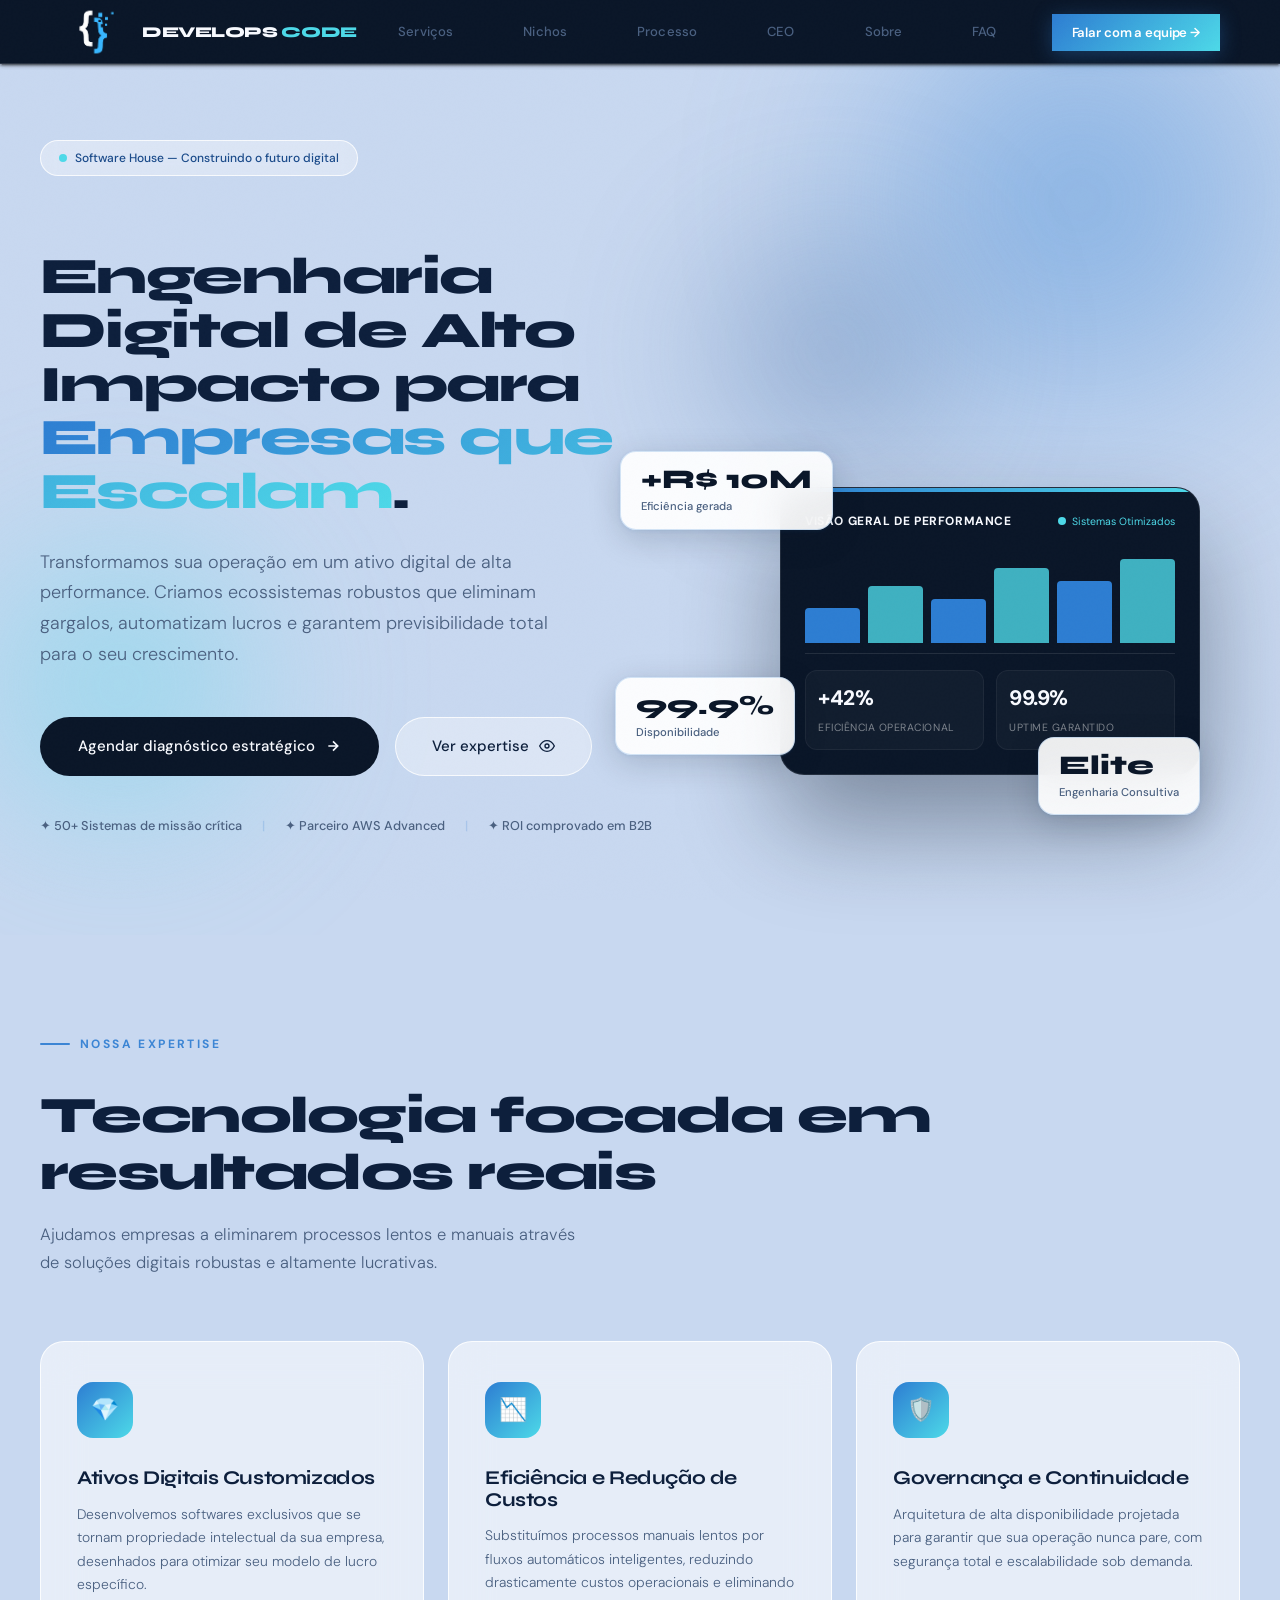
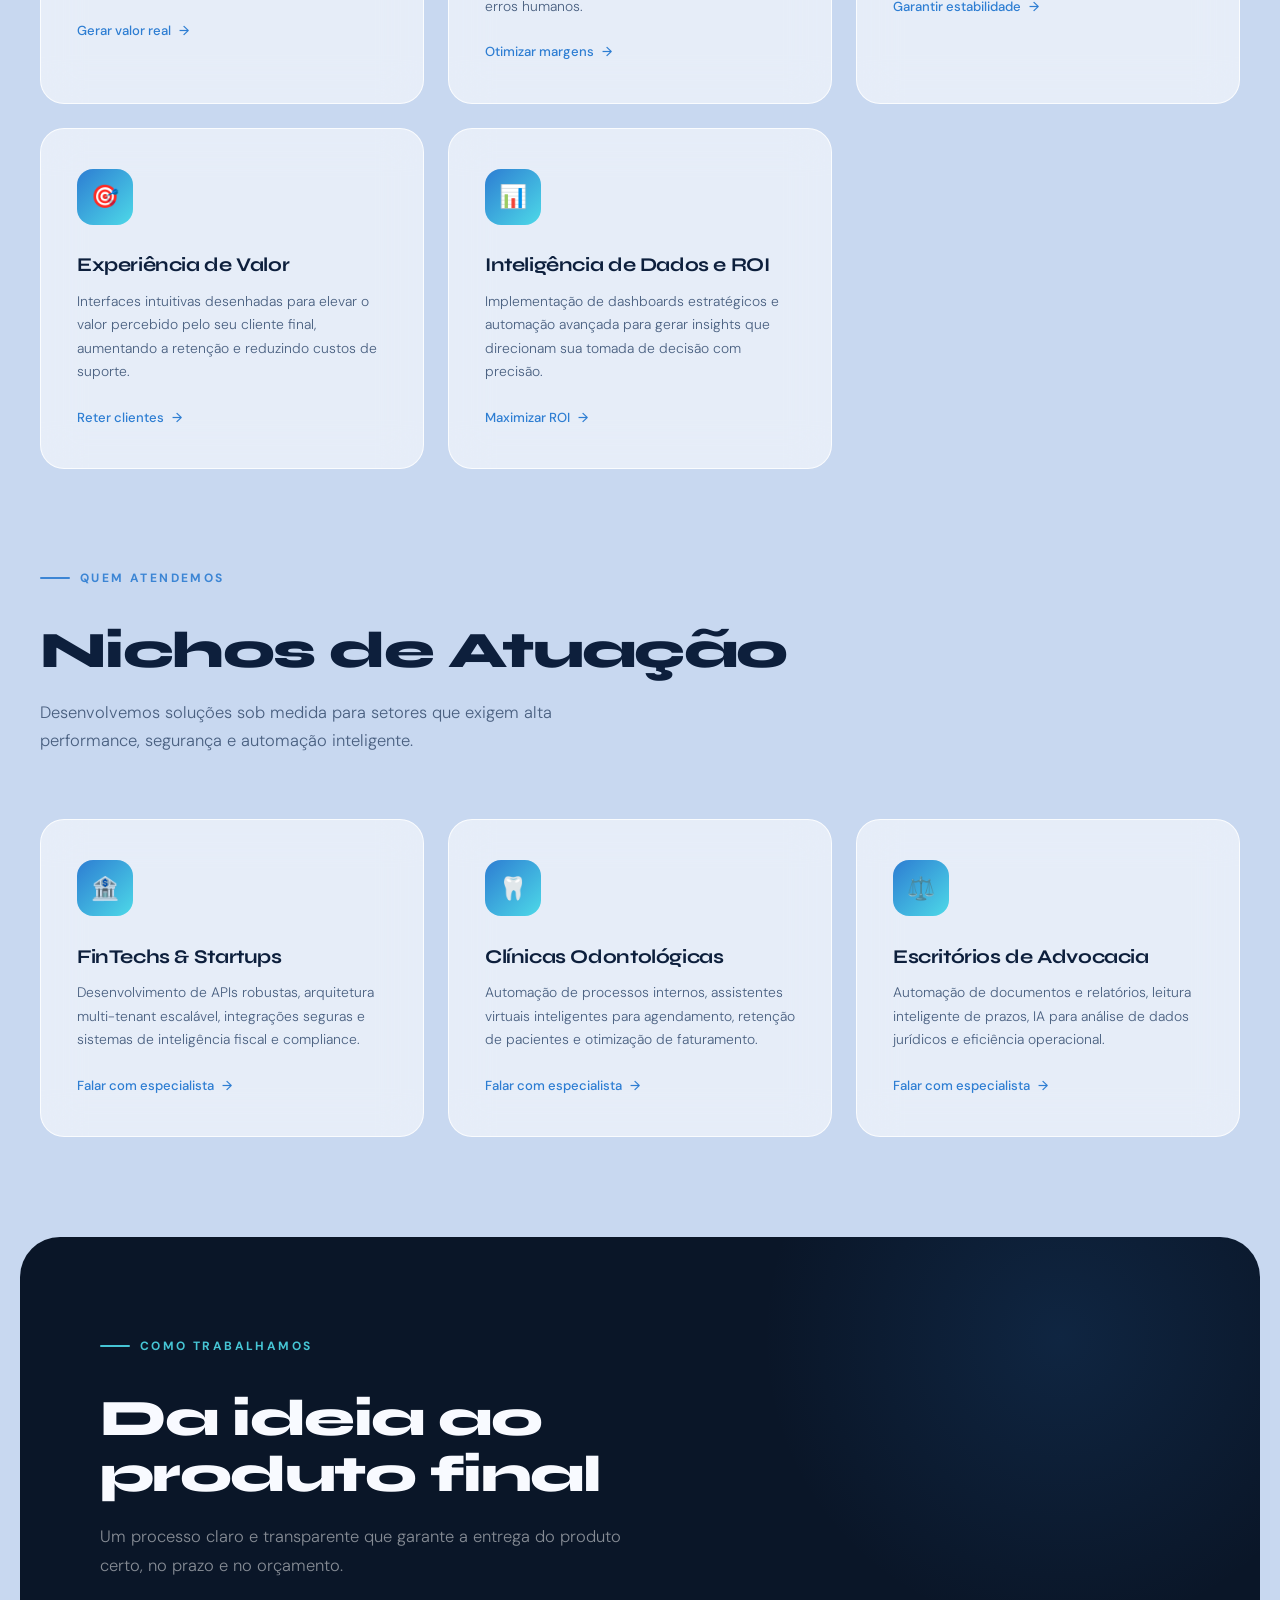
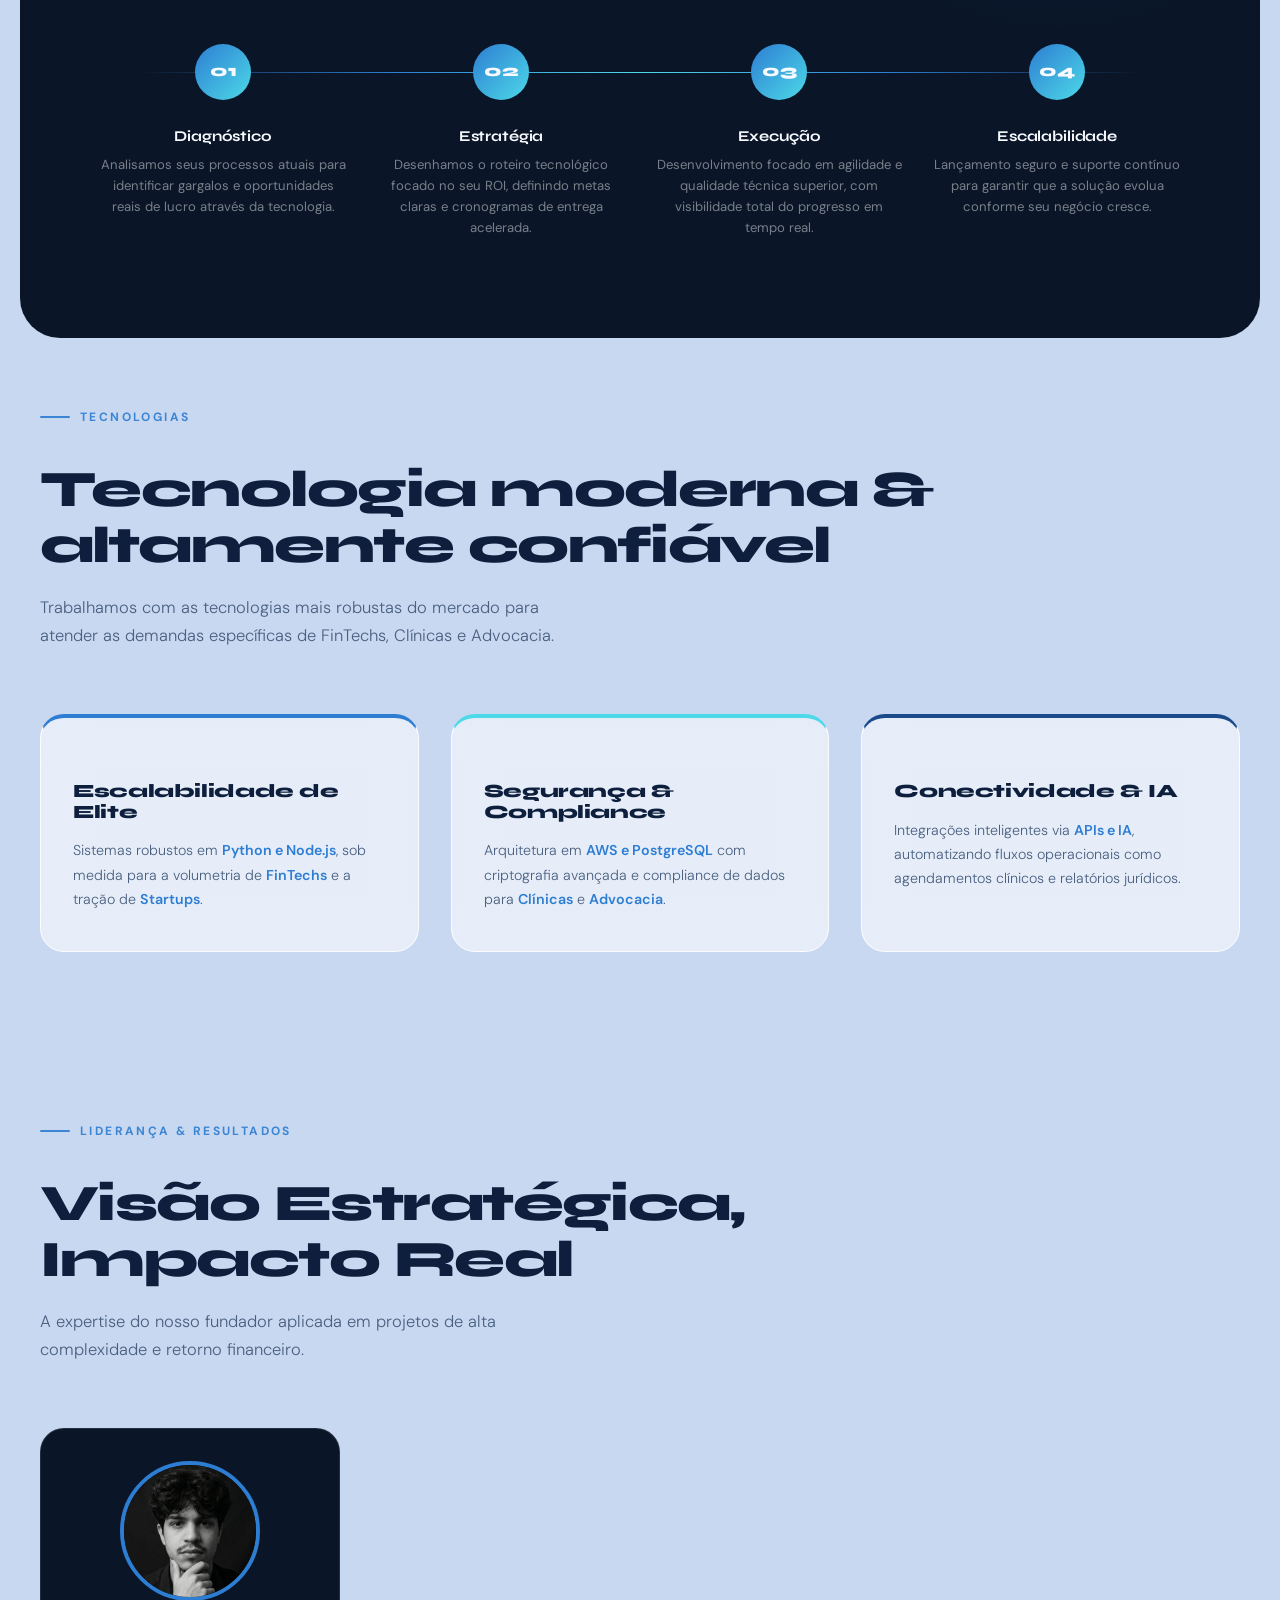
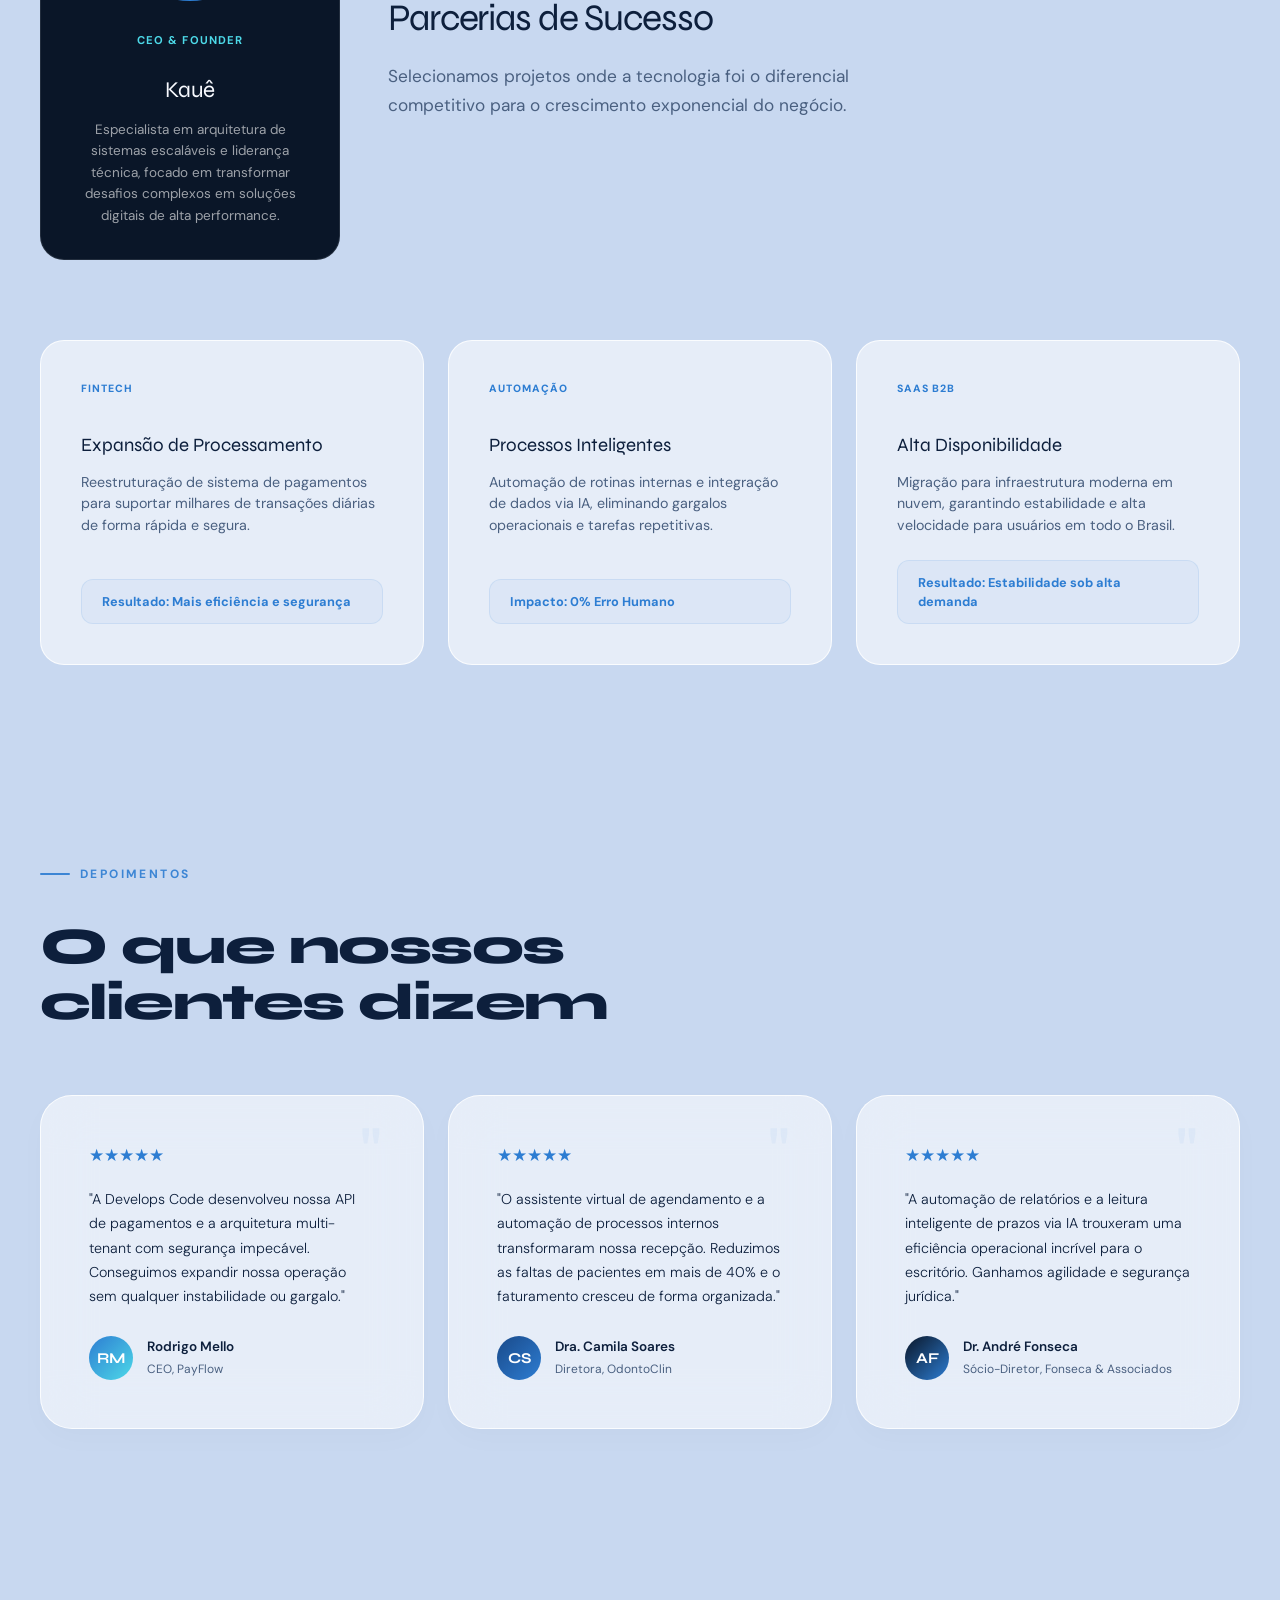
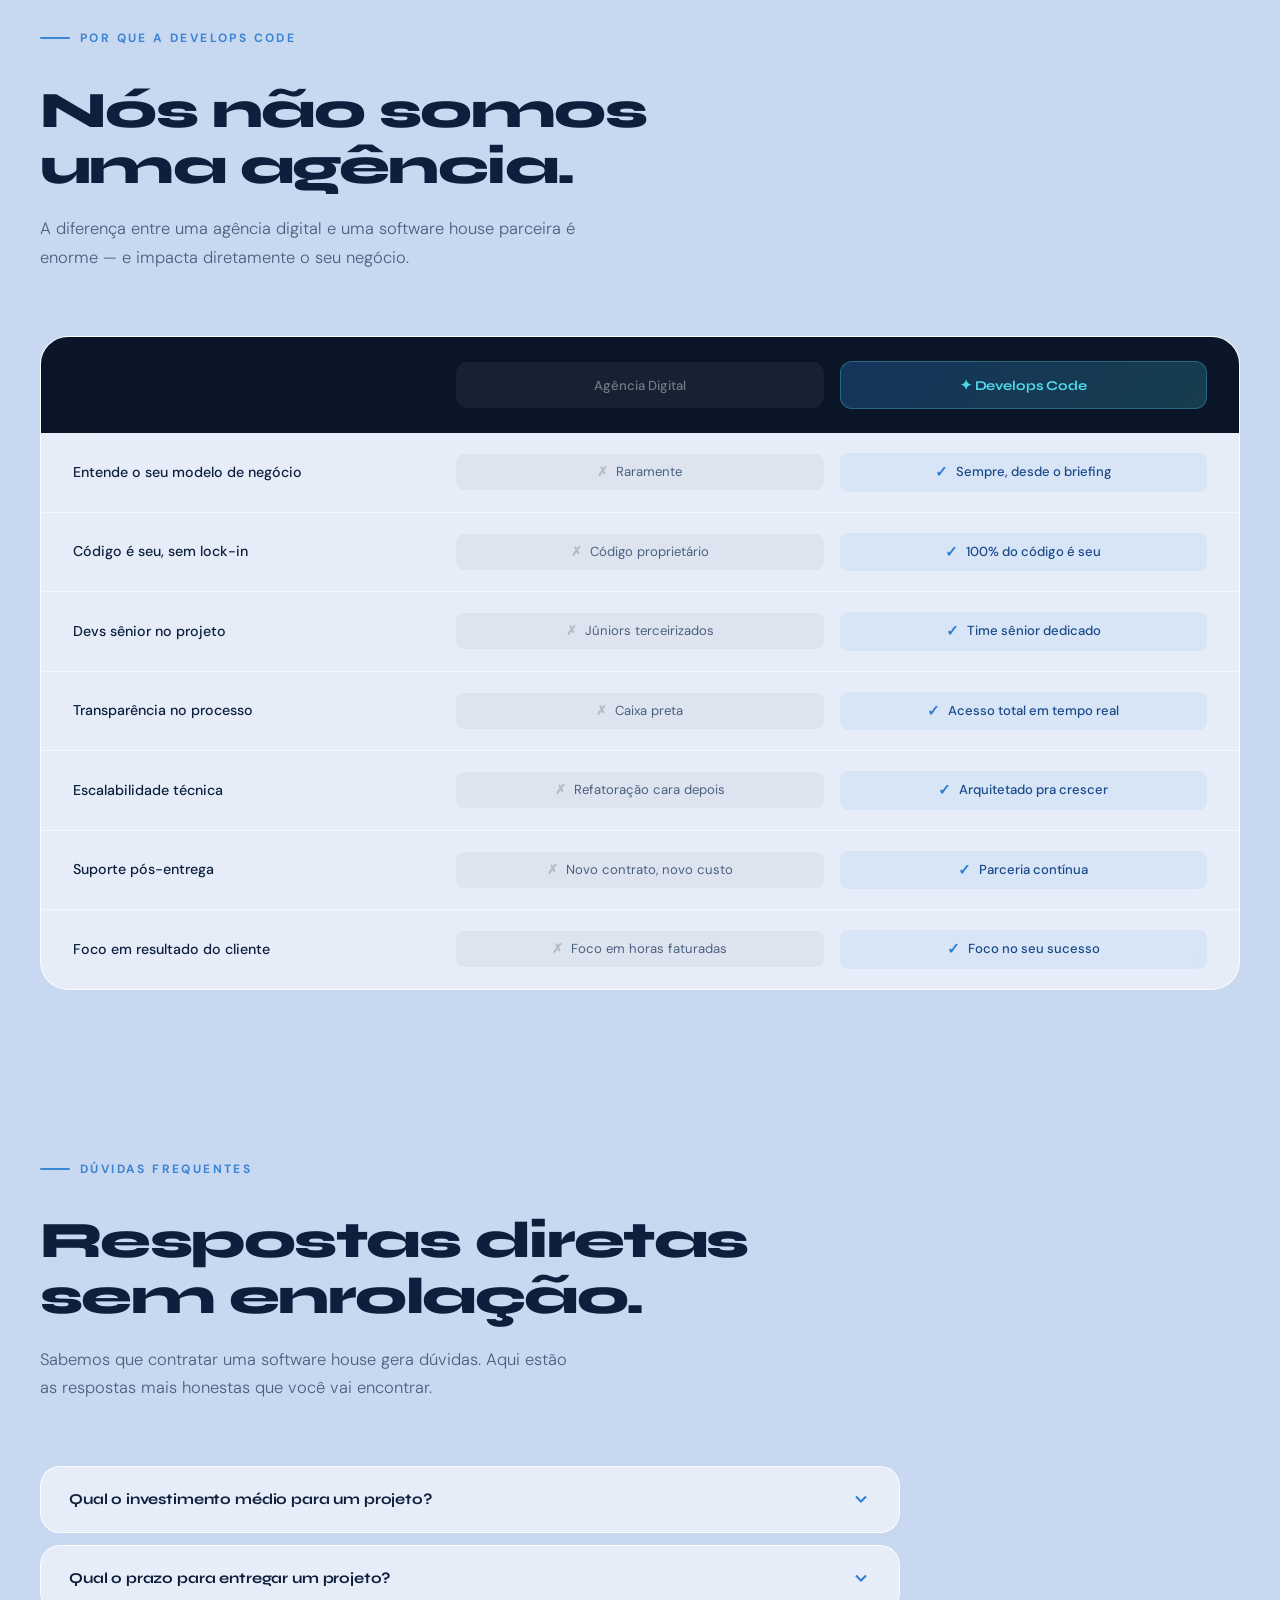
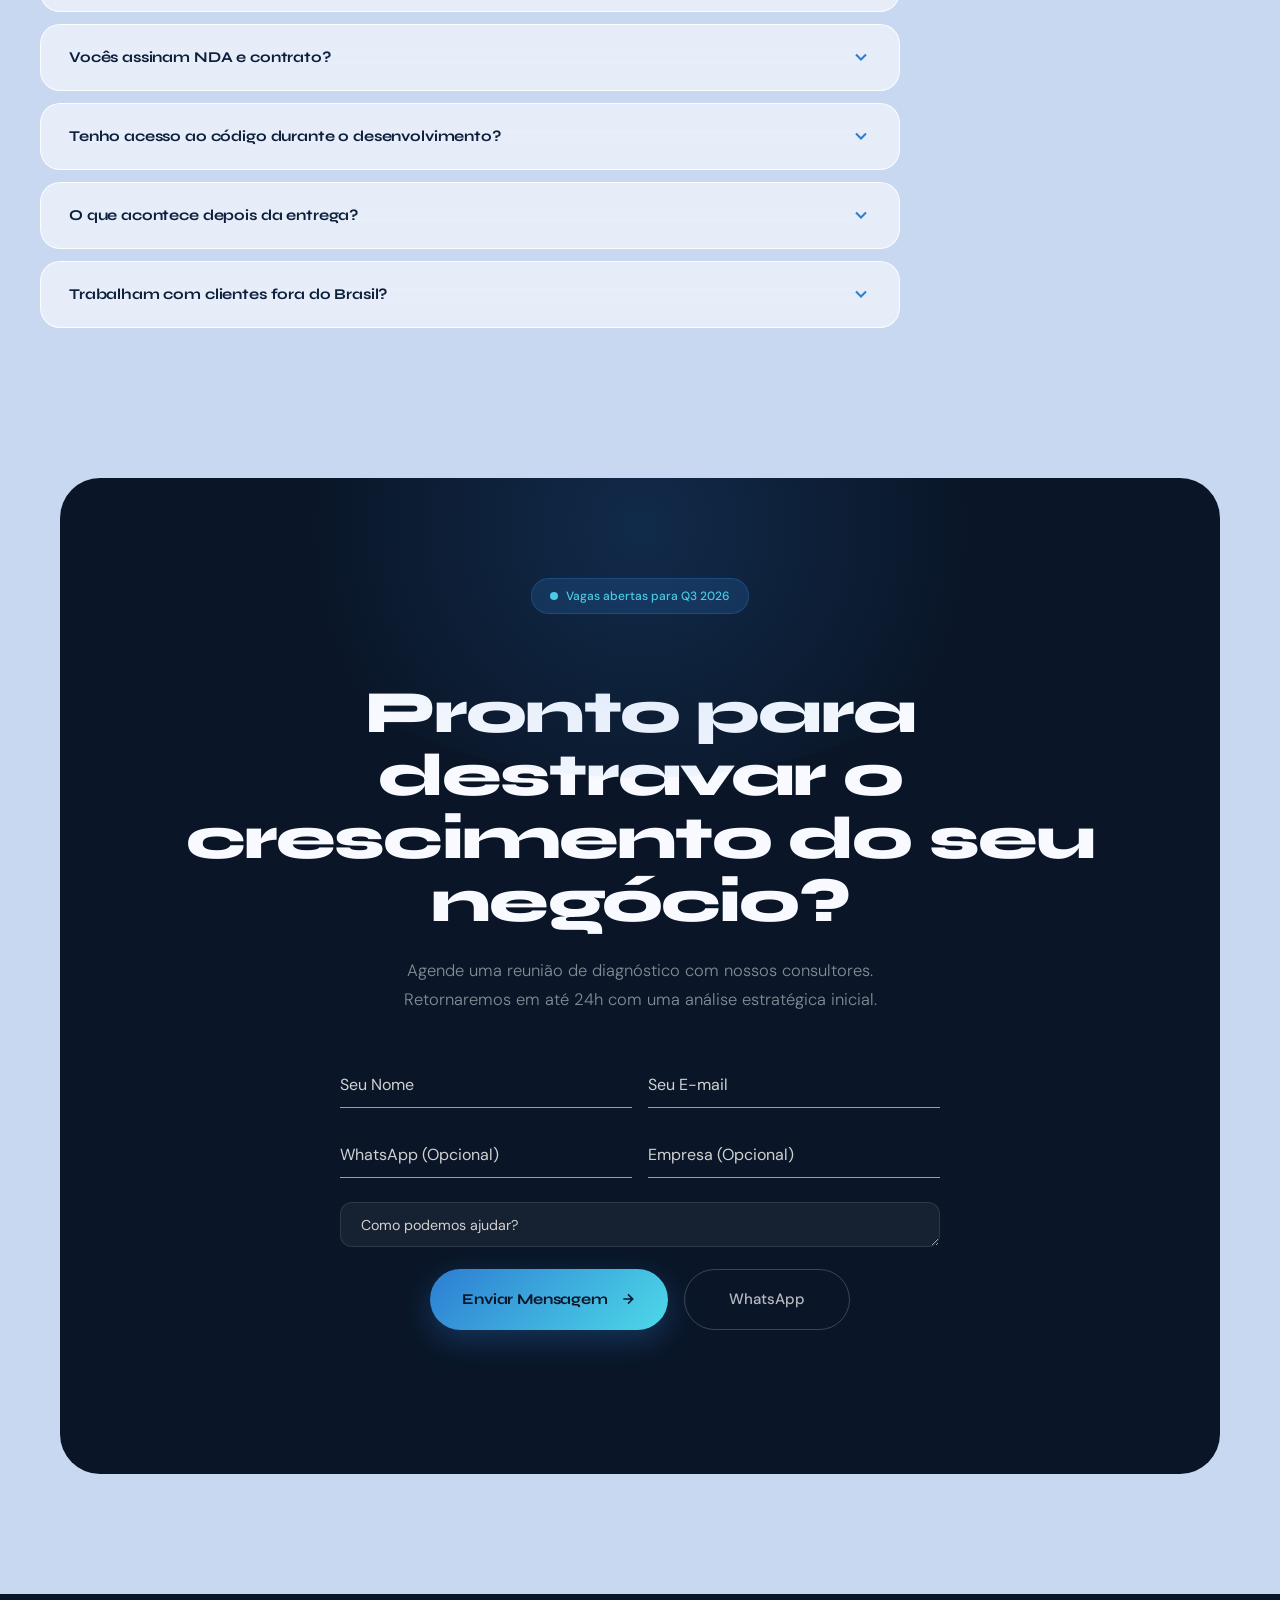
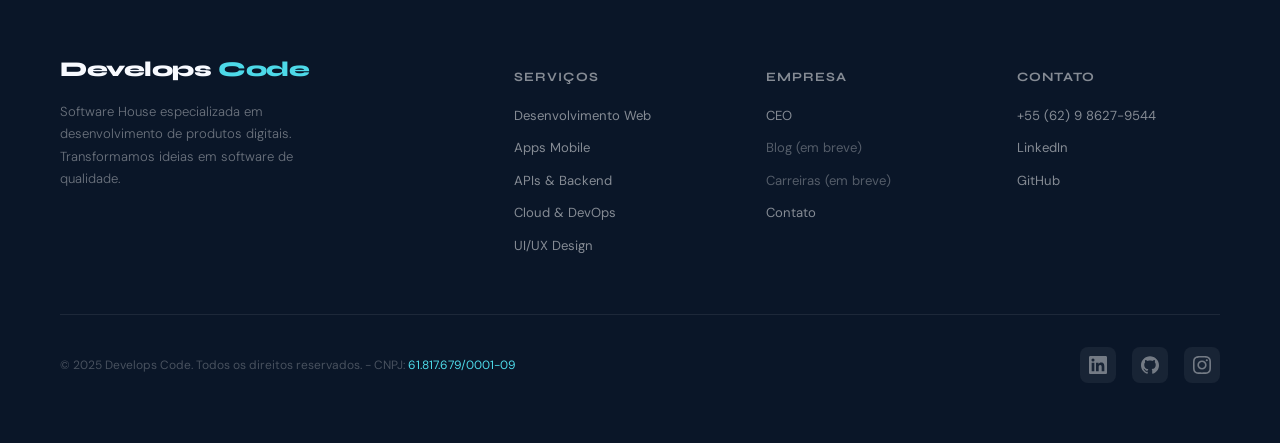
<file: index.html>
<!DOCTYPE html>
<html lang="pt-BR">

<head>
  <meta charset="UTF-8">
  <meta name="viewport" content="width=device-width, initial-scale=1.0">
  <title>Develops Code — Software House</title>
  <link
    href="https://fonts.googleapis.com/css2?family=Syne:wght@400;600;700;800&family=DM+Sans:ital,wght@0,300;0,400;0,500;1,300&display=swap"
    rel="stylesheet">
  <link rel="stylesheet" href="https://cdnjs.cloudflare.com/ajax/libs/materialize/1.0.0/css/materialize.min.css">
  <link href="https://fonts.googleapis.com/icon?family=Material+Icons" rel="stylesheet">
  <link rel="stylesheet" href="style.css">

</head>

<body>

  <!-- SIDENAV (mobile) -->
  <header class="mobile-header">
    <nav class="mobile-nav-wrap" aria-label="Mobile navigation">
      <ul class="sidenav" id="mobile-nav">
        <li class="sidenav-brand">
          <img src="img/logo.png" alt="Develops Code logo" />
          <div class="sidenav-brand-text">DEVELOPS<span class="sidenav-brand-code">CODE</span></div>
        </li>
        <li><a href="#servicos" class="sidenav-close">Serviços</a></li>
        <li><a href="#nichos" class="sidenav-close">Nichos</a></li>
        <li><a href="#processo" class="sidenav-close">Processo</a></li>
        <li><a href="#portfolio" class="sidenav-close">CEO</a></li>
        <li><a href="#sobre" class="sidenav-close">Sobre</a></li>
        <li><a href="#faq" class="sidenav-close">FAQ</a></li>
        <li class="sidenav-cta-item"><a href="#contato" class="sidenav-close sidenav-cta-btn">Falar com a equipe →</a>
        </li>
      </ul>
      <div class="toggle-hint" id="toggle-hint" aria-live="polite">
        <span class="toggle-hint-text">deslize o dedo</span>
        <span class="toggle-hint-icon material-icons" aria-hidden="true">arrow_back</span>
      </div>
    </nav>
  </header>

  <!-- NAVBAR -->
  <nav id="main-nav">
    <div class="nav-logo">
      <img src="img/logo.png" alt="Develops Code logo" />
      <div class="nav-logo-text">DEVELOPS<span class="nav-logo-code">CODE</span></div>
    </div>
    <ul class="nav-links">
      <li><a href="#servicos">Serviços</a></li>
      <li><a href="#nichos">Nichos</a></li>
      <li><a href="#processo">Processo</a></li>
      <li><a href="#portfolio">CEO</a></li>
      <li><a href="#sobre">Sobre</a></li>
      <li><a href="#faq">FAQ</a></li>
      <li><a href="#contato" class="nav-cta">Falar com a equipe →</a></li>
    </ul>
    <button class="hamburger" id="hamburger-btn" data-target="mobile-nav" aria-label="Menu">
      <span></span>
      <span></span>
      <span></span>
    </button>
  </nav>

  <!-- HERO -->
  <section class="hero" id="inicio">
    <div class="blob blob-1"></div>
    <div class="blob blob-2"></div>
    <div class="blob blob-3"></div>
    <div class="particles" id="particles"></div>

    <div class="hero-content">
      <div class="hero-badge">
        <div class="badge-dot"></div>
        Software House — Construindo o futuro digital
      </div>
      <h1>
        Engenharia Digital de Alto Impacto para <span class="highlight">Empresas que Escalam</span>.
      </h1>
      <p>Transformamos sua operação em um ativo digital de alta performance. Criamos ecossistemas robustos que eliminam
        gargalos, automatizam lucros e garantem previsibilidade total para o seu crescimento.</p>
      <div class="hero-actions">
        <a href="#contato" class="btn-primary">
          Agendar diagnóstico estratégico
          <svg width="16" height="16" fill="none" stroke="currentColor" stroke-width="2.5" viewBox="0 0 24 24">
            <path d="M5 12h14M12 5l7 7-7 7" />
          </svg>
        </a>
        <a href="#portfolio" class="btn-secondary">
          Ver expertise
          <svg width="16" height="16" fill="none" stroke="currentColor" stroke-width="2" viewBox="0 0 24 24">
            <path d="M1 12s4-8 11-8 11 8 11 8-4 8-11 8-11-8-11-8z" />
            <circle cx="12" cy="12" r="3" />
          </svg>
        </a>
      </div>
      <div class="authority-bar reveal">
        <span>✦ 50+ Sistemas de missão crítica</span>
        <span class="sep">|</span>
        <span>✦ Parceiro AWS Advanced</span>
        <span class="sep">|</span>
        <span>✦ ROI comprovado em B2B</span>
      </div>
    </div>

    <div class="hero-visual">
      <div class="stat-bubble stat-1">
        <div class="num">+R$ 10M</div>
        <div class="label">Eficiência gerada</div>
      </div>
      <div class="stat-bubble stat-2">
        <div class="num">99.9%</div>
        <div class="label">Disponibilidade</div>
      </div>

      <div class="dashboard-visual">
        <div class="db-header">
          <div class="db-title">Visão Geral de Performance</div>
          <div class="db-status">
            <div class="badge-dot"></div>
            Sistemas Otimizados
          </div>
        </div>
        <div class="db-content">
          <div class="db-chart-row">
            <div class="db-bar" style="height: 40%"></div>
            <div class="db-bar" style="height: 65%"></div>
            <div class="db-bar" style="height: 50%"></div>
            <div class="db-bar" style="height: 85%"></div>
            <div class="db-bar" style="height: 70%"></div>
            <div class="db-bar" style="height: 95%"></div>
          </div>
          <div class="db-stats-grid">
            <div class="db-stat-item">
              <span class="db-stat-val">+42%</span>
              <span class="db-stat-label">Eficiência Operacional</span>
            </div>
            <div class="db-stat-item">
              <span class="db-stat-val">99.9%</span>
              <span class="db-stat-label">Uptime Garantido</span>
            </div>
          </div>
        </div>
      </div>

      <div class="stat-bubble stat-3">
        <div class="num">Elite</div>
        <div class="label">Engenharia Consultiva</div>
      </div>
    </div>
  </section>

  <!-- SERVICES -->
  <section class="services" id="servicos">
    <div class="reveal">
      <div class="section-tag">Nossa Expertise</div>
      <h2 class="section-title">Tecnologia focada em <br>resultados reais</h2>
      <p class="section-subtitle">Ajudamos empresas a eliminarem processos lentos e manuais através de soluções digitais
        robustas e altamente lucrativas.</p>
    </div>

    <div class="services-grid">
      <div class="service-card reveal">
        <div class="service-icon">💎</div>
        <h3>Ativos Digitais Customizados</h3>
        <p>Desenvolvemos softwares exclusivos que se tornam propriedade intelectual da sua empresa, desenhados para
          otimizar seu modelo de lucro específico.</p>
        <a href="#contato" class="service-link">Gerar valor real <span>→</span></a>
      </div>
      <div class="service-card reveal">
        <div class="service-icon">📉</div>
        <h3>Eficiência e Redução de Custos</h3>
        <p>Substituímos processos manuais lentos por fluxos automáticos inteligentes, reduzindo drasticamente custos
          operacionais e eliminando erros humanos.</p>
        <a href="#contato" class="service-link">Otimizar margens <span>→</span></a>
      </div>
      <div class="service-card reveal">
        <div class="service-icon">🛡️</div>
        <h3>Governança e Continuidade</h3>
        <p>Arquitetura de alta disponibilidade projetada para garantir que sua operação nunca pare, com segurança total
          e escalabilidade sob demanda.</p>
        <a href="#contato" class="service-link">Garantir estabilidade <span>→</span></a>
      </div>
      <div class="service-card reveal">
        <div class="service-icon">🎯</div>
        <h3>Experiência de Valor</h3>
        <p>Interfaces intuitivas desenhadas para elevar o valor percebido pelo seu cliente final, aumentando a retenção
          e reduzindo custos de suporte.</p>
        <a href="#contato" class="service-link">Reter clientes <span>→</span></a>
      </div>
      <div class="service-card reveal">
        <div class="service-icon">📊</div>
        <h3>Inteligência de Dados e ROI</h3>
        <p>Implementação de dashboards estratégicos e automação avançada para gerar insights que direcionam sua tomada
          de decisão com precisão.</p>
        <a href="#contato" class="service-link">Maximizar ROI <span>→</span></a>
      </div>
    </div>
  </section>

  <!-- NICHES -->
  <section class="services" id="nichos" style="padding-top: 0;">
    <div class="reveal">
      <div class="section-tag">Quem Atendemos</div>
      <h2 class="section-title">Nichos de Atuação</h2>
      <p class="section-subtitle">Desenvolvemos soluções sob medida para setores que exigem alta performance, segurança
        e automação inteligente.</p>
    </div>

    <div class="services-grid">
      <div class="service-card reveal">
        <div class="service-icon">🏦</div>
        <h3>FinTechs & Startups</h3>
        <p>Desenvolvimento de APIs robustas, arquitetura multi-tenant escalável, integrações seguras e sistemas de
          inteligência fiscal e compliance.</p>
        <a href="#contato" class="service-link">Falar com especialista <span>→</span></a>
      </div>
      <div class="service-card reveal">
        <div class="service-icon">🦷</div>
        <h3>Clínicas Odontológicas</h3>
        <p>Automação de processos internos, assistentes virtuais inteligentes para agendamento, retenção de pacientes e
          otimização de faturamento.</p>
        <a href="#contato" class="service-link">Falar com especialista <span>→</span></a>
      </div>
      <div class="service-card reveal">
        <div class="service-icon">⚖️</div>
        <h3>Escritórios de Advocacia</h3>
        <p>Automação de documentos e relatórios, leitura inteligente de prazos, IA para análise de dados jurídicos e
          eficiência operacional.</p>
        <a href="#contato" class="service-link">Falar com especialista <span>→</span></a>
      </div>
    </div>
  </section>

  <!-- PROCESS -->
  <section class="process" id="processo">
    <div class="reveal">
      <div class="section-tag">Como trabalhamos</div>
      <h2 class="section-title">Da ideia ao <br>produto final</h2>
      <p class="section-subtitle">Um processo claro e transparente que garante a entrega do produto certo, no prazo e no
        orçamento.</p>
    </div>

    <div class="steps">
      <div class="step reveal">
        <div class="step-num">01</div>
        <h4>Diagnóstico</h4>
        <p>Analisamos seus processos atuais para identificar gargalos e oportunidades reais de lucro através da
          tecnologia.</p>
      </div>
      <div class="step reveal">
        <div class="step-num">02</div>
        <h4>Estratégia</h4>
        <p>Desenhamos o roteiro tecnológico focado no seu ROI, definindo metas claras e cronogramas de entrega
          acelerada.</p>
      </div>
      <div class="step reveal">
        <div class="step-num">03</div>
        <h4>Execução</h4>
        <p>Desenvolvimento focado em agilidade e qualidade técnica superior, com visibilidade total do progresso em
          tempo real.</p>
      </div>
      <div class="step reveal">
        <div class="step-num">04</div>
        <h4>Escalabilidade</h4>
        <p>Lançamento seguro e suporte contínuo para garantir que a solução evolua conforme seu negócio cresce.</p>
      </div>
    </div>
  </section>

  <!-- TECH STACK -->
  <section id="sobre">
    <div class="reveal">
      <div class="section-tag">Tecnologias</div>
      <h2 class="section-title">Tecnologia moderna & <br>altamente confiável</h2>
      <p class="section-subtitle">Trabalhamos com as tecnologias mais robustas do mercado para atender as demandas
        específicas de FinTechs, Clínicas e Advocacia.</p>
    </div>

    <div class="value-infra-grid">
      <div class="infra-card reveal">
        <h4>Escalabilidade de Elite</h4>
        <p>Sistemas robustos em <strong>Python e Node.js</strong>, sob medida para a volumetria de
          <strong>FinTechs</strong> e a tração de <strong>Startups</strong>.</p>
      </div>
      <div class="infra-card reveal">
        <h4>Segurança & Compliance</h4>
        <p>Arquitetura em <strong>AWS e PostgreSQL</strong> com criptografia avançada e compliance de dados para
          <strong>Clínicas</strong> e <strong>Advocacia</strong>.</p>
      </div>
      <div class="infra-card reveal">
        <h4>Conectividade & IA</h4>
        <p>Integrações inteligentes via <strong>APIs e IA</strong>, automatizando fluxos operacionais como agendamentos
          clínicos e relatórios jurídicos.</p>
      </div>
    </div>
  </section>

  <!-- LEADERSHIP & SUCCESS CASES -->
  <section id="portfolio">
    <div class="reveal">
      <div class="section-tag">Liderança & Resultados</div>
      <h2 class="section-title">Visão Estratégica, <br>Impacto Real</h2>
      <p class="section-subtitle">A expertise do nosso fundador aplicada em projetos de alta complexidade e retorno
        financeiro.</p>
    </div>

    <div class="leadership-grid">
      <div class="partner-card reveal">
        <img src="img/socio-kaue.jpeg" alt="Foto do CEO Kauê" class="partner-photo" />
        <div class="partner-info">
          <span class="partner-role">CEO & Founder</span>
          <h3>Kauê</h3>
          <p>Especialista em arquitetura de sistemas escaláveis e liderança técnica, focado em transformar desafios
            complexos em soluções digitais de alta performance.</p>
        </div>
      </div>

      <div class="cases-intro reveal">
        <h3>Parcerias de Sucesso</h3>
        <p>Selecionamos projetos onde a tecnologia foi o diferencial competitivo para o crescimento exponencial do
          negócio.</p>
      </div>
    </div>

    <div class="success-cases-grid">
      <div class="case-card reveal">
        <div class="case-category">Fintech</div>
        <h4>Expansão de Processamento</h4>
        <p>Reestruturação de sistema de pagamentos para suportar milhares de transações diárias de forma rápida e
          segura.</p>
        <div class="case-result">Resultado: Mais eficiência e segurança</div>
      </div>
      <div class="case-card reveal">
        <div class="case-category">Automação</div>
        <h4>Processos Inteligentes</h4>
        <p>Automação de rotinas internas e integração de dados via IA, eliminando gargalos operacionais e tarefas
          repetitivas.</p>
        <div class="case-result">Impacto: 0% Erro Humano</div>
      </div>
      <div class="case-card reveal">
        <div class="case-category">SaaS B2B</div>
        <h4>Alta Disponibilidade</h4>
        <p>Migração para infraestrutura moderna em nuvem, garantindo estabilidade e alta velocidade para usuários em
          todo o Brasil.</p>
        <div class="case-result">Resultado: Estabilidade sob alta demanda</div>
      </div>
    </div>
  </section>

  <!-- TESTIMONIALS -->
  <section>
    <div class="reveal">
      <div class="section-tag">Depoimentos</div>
      <h2 class="section-title">O que nossos <br>clientes dizem</h2>
    </div>

    <div class="testimonials-grid">
      <div class="testimonial-card reveal">
        <div class="stars">★★★★★</div>
        <p class="testimonial-text">"A Develops Code desenvolveu nossa API de pagamentos e a arquitetura multi-tenant
          com segurança impecável. Conseguimos expandir nossa operação sem qualquer instabilidade ou gargalo."</p>
        <div class="testimonial-author">
          <div class="author-avatar av-1">RM</div>
          <div class="author-info">
            <strong>Rodrigo Mello</strong>
            <span>CEO, PayFlow</span>
          </div>
        </div>
      </div>
      <div class="testimonial-card reveal">
        <div class="stars">★★★★★</div>
        <p class="testimonial-text">"O assistente virtual de agendamento e a automação de processos internos
          transformaram nossa recepção. Reduzimos as faltas de pacientes em mais de 40% e o faturamento cresceu de forma
          organizada."</p>
        <div class="testimonial-author">
          <div class="author-avatar av-2">CS</div>
          <div class="author-info">
            <strong>Dra. Camila Soares</strong>
            <span>Diretora, OdontoClin</span>
          </div>
        </div>
      </div>
      <div class="testimonial-card reveal">
        <div class="stars">★★★★★</div>
        <p class="testimonial-text">"A automação de relatórios e a leitura inteligente de prazos via IA trouxeram uma
          eficiência operacional incrível para o escritório. Ganhamos agilidade e segurança jurídica."</p>
        <div class="testimonial-author">
          <div class="author-avatar av-3">AF</div>
          <div class="author-info">
            <strong>Dr. André Fonseca</strong>
            <span>Sócio-Diretor, Fonseca & Associados</span>
          </div>
        </div>
      </div>
    </div>
  </section>

  <!-- COMPARATIVO -->
  <section id="comparativo">
    <div class="reveal">
      <div class="section-tag">Por que a Develops Code</div>
      <h2 class="section-title">Nós não somos <br>uma agência.</h2>
      <p class="section-subtitle">A diferença entre uma agência digital e uma software house parceira é enorme — e impacta
        diretamente o seu negócio.</p>
    </div>

    <div class="compare-table reveal">
      <div class="compare-header">
        <div class="compare-feature-col"></div>
        <div class="compare-col compare-col-agency">
          <span class="col-label">Agência Digital</span>
        </div>
        <div class="compare-col compare-col-us">
          <span class="col-badge">✦ Develops Code</span>
        </div>
      </div>

      <div class="compare-row">
        <div class="compare-feature">Entende o seu modelo de negócio</div>
        <div class="compare-val agency"><span class="x">✗</span> Raramente</div>
        <div class="compare-val us"><span class="check">✓</span> Sempre, desde o briefing</div>
      </div>
      <div class="compare-row">
        <div class="compare-feature">Código é seu, sem lock-in</div>
        <div class="compare-val agency"><span class="x">✗</span> Código proprietário</div>
        <div class="compare-val us"><span class="check">✓</span> 100% do código é seu</div>
      </div>
      <div class="compare-row">
        <div class="compare-feature">Devs sênior no projeto</div>
        <div class="compare-val agency"><span class="x">✗</span> Júniors terceirizados</div>
        <div class="compare-val us"><span class="check">✓</span> Time sênior dedicado</div>
      </div>
      <div class="compare-row">
        <div class="compare-feature">Transparência no processo</div>
        <div class="compare-val agency"><span class="x">✗</span> Caixa preta</div>
        <div class="compare-val us"><span class="check">✓</span> Acesso total em tempo real</div>
      </div>
      <div class="compare-row">
        <div class="compare-feature">Escalabilidade técnica</div>
        <div class="compare-val agency"><span class="x">✗</span> Refatoração cara depois</div>
        <div class="compare-val us"><span class="check">✓</span> Arquitetado pra crescer</div>
      </div>
      <div class="compare-row">
        <div class="compare-feature">Suporte pós-entrega</div>
        <div class="compare-val agency"><span class="x">✗</span> Novo contrato, novo custo</div>
        <div class="compare-val us"><span class="check">✓</span> Parceria contínua</div>
      </div>
      <div class="compare-row">
        <div class="compare-feature">Foco em resultado do cliente</div>
        <div class="compare-val agency"><span class="x">✗</span> Foco em horas faturadas</div>
        <div class="compare-val us"><span class="check">✓</span> Foco no seu sucesso</div>
      </div>
    </div>
  </section>

  <!-- FAQ -->
  <section id="faq">
    <div class="reveal">
      <div class="section-tag">Dúvidas frequentes</div>
      <h2 class="section-title">Respostas diretas <br>sem enrolação.</h2>
      <p class="section-subtitle">Sabemos que contratar uma software house gera dúvidas. Aqui estão as respostas mais
        honestas que você vai encontrar.</p>
    </div>

    <div class="faq-grid reveal">
      <div class="faq-item">
        <button class="faq-q" onclick="toggleFaq(this)">
          <span>Qual o investimento médio para um projeto?</span>
          <svg class="faq-icon" width="20" height="20" fill="none" stroke="currentColor" stroke-width="2.5"
            viewBox="0 0 24 24">
            <path d="M6 9l6 6 6-6" />
          </svg>
        </button>
        <div class="faq-a">
          <p>Depende do escopo, mas projetos de MVP costumam partir de R$ 15k. Sistemas mais complexos ficam entre R$
            50k e R$ 200k+. Nossa filosofia é ser 100% transparente sobre custos antes de qualquer compromisso — você
            recebe um orçamento detalhado em até 48h após o briefing, sem surpresas no meio do caminho.</p>
        </div>
      </div>
      <div class="faq-item">
        <button class="faq-q" onclick="toggleFaq(this)">
          <span>Qual o prazo para entregar um projeto?</span>
          <svg class="faq-icon" width="20" height="20" fill="none" stroke="currentColor" stroke-width="2.5"
            viewBox="0 0 24 24">
            <path d="M6 9l6 6 6-6" />
          </svg>
        </button>
        <div class="faq-a">
          <p>MVPs bem escoplados saem em 4 a 8 semanas. Produtos completos levam de 3 a 6 meses. Trabalhamos em sprints
            quinzenais com entregas contínuas — você não espera meses para ver algo funcionando. Na primeira semana já
            há protótipo navegável.</p>
        </div>
      </div>
      <div class="faq-item">
        <button class="faq-q" onclick="toggleFaq(this)">
          <span>Vocês assinam NDA e contrato?</span>
          <svg class="faq-icon" width="20" height="20" fill="none" stroke="currentColor" stroke-width="2.5"
            viewBox="0 0 24 24">
            <path d="M6 9l6 6 6-6" />
          </svg>
        </button>
        <div class="faq-a">
          <p>Sempre. Assinamos NDA antes mesmo do primeiro briefing. O contrato é claro sobre propriedade de código (é
            100% seu), entregas, prazos e garantias. Nada de letras miúdas — revisamos cada cláusula com você antes de
            assinar.</p>
        </div>
      </div>
      <div class="faq-item">
        <button class="faq-q" onclick="toggleFaq(this)">
          <span>Tenho acesso ao código durante o desenvolvimento?</span>
          <svg class="faq-icon" width="20" height="20" fill="none" stroke="currentColor" stroke-width="2.5"
            viewBox="0 0 24 24">
            <path d="M6 9l6 6 6-6" />
          </svg>
        </button>
        <div class="faq-a">
          <p>Sim, desde o primeiro commit. Você recebe acesso ao repositório no GitHub ou GitLab, com visibilidade total
            do histórico. Sem caixas pretas: você pode auditar o código, apresentar para investidores ou fazer
            onboarding de um dev interno quando quiser.</p>
        </div>
      </div>
      <div class="faq-item">
        <button class="faq-q" onclick="toggleFaq(this)">
          <span>O que acontece depois da entrega?</span>
          <svg class="faq-icon" width="20" height="20" fill="none" stroke="currentColor" stroke-width="2.5"
            viewBox="0 0 24 24">
            <path d="M6 9l6 6 6-6" />
          </svg>
        </button>
        <div class="faq-a">
          <p>Todo projeto inclui 30 dias de suporte pós-lançamento sem custo adicional. Depois disso, oferecemos planos
            de manutenção e evolução mensal. Muitos clientes ficam com a gente por anos — somos o time técnico deles, só
            que sem os encargos de CLT.</p>
        </div>
      </div>
      <div class="faq-item">
        <button class="faq-q" onclick="toggleFaq(this)">
          <span>Trabalham com clientes fora do Brasil?</span>
          <svg class="faq-icon" width="20" height="20" fill="none" stroke="currentColor" stroke-width="2.5"
            viewBox="0 0 24 24">
            <path d="M6 9l6 6 6-6" />
          </svg>
        </button>
        <div class="faq-a">
          <p>Sim. Temos experiência em projetos internacionais com faturamento em dólar e euro. Nossa equipe tem
            fluência em inglês e o processo é totalmente adaptado para clientes fora do Brasil — desde contratos em
            inglês até reuniões no fuso horário do cliente.</p>
        </div>
      </div>
    </div>
  </section>

  <!-- CTA -->
  <section class="cta-section" id="contato">
    <div class="cta-inner reveal">
      <div class="cta-tag">
        <div class="badge-dot"></div>
        Vagas abertas para Q3 2026
      </div>
      <h2>Pronto para destravar o <br>crescimento do seu negócio?</h2>
      <p>Agende uma reunião de diagnóstico com nossos consultores. Retornaremos em até 24h com uma análise estratégica
        inicial.</p>
      <div class="contact-form-container">
        <form id="contact-form">
          <div class="input-row">
            <input type="text" name="name" required placeholder="Seu Nome">
            <input type="email" name="email" required placeholder="Seu E-mail">
          </div>
          <div class="input-row">
            <input type="text" name="whatsapp" placeholder="WhatsApp (Opcional)">
            <input type="text" name="company" placeholder="Empresa (Opcional)">
          </div>
          <textarea name="message" required placeholder="Como podemos ajudar?" rows="4"></textarea>
          <div class="cta-buttons">
            <button type="submit" class="btn-glow" id="submit-btn" style="border: none; cursor: pointer;">
              Enviar Mensagem
              <svg width="16" height="16" fill="none" stroke="currentColor" stroke-width="2.5" viewBox="0 0 24 24">
                <path d="M5 12h14M12 5l7 7-7 7" />
              </svg>
            </button>
            <a href="https://wa.me/5587981579604" class="btn-outline">
              WhatsApp
            </a>
          </div>
          <div id="form-status" class="form-status"></div>
        </form>
      </div>


    </div>
    </div>
  </section>

  <!-- FOOTER -->
  <footer>
    <div class="footer-brand">
      <div class="logo-text">Develops <span>Code</span></div>
      <p class="footer-desc">Software House especializada em desenvolvimento de produtos digitais. Transformamos ideias em
        software de qualidade.</p>
    </div>
    <div class="footer-col">
      <h5>Serviços</h5>
      <ul>
        <li><a href="#servicos">Desenvolvimento Web</a></li>
        <li><a href="#servicos">Apps Mobile</a></li>
        <li><a href="#servicos">APIs & Backend</a></li>
        <li><a href="#servicos">Cloud & DevOps</a></li>
        <li><a href="#servicos">UI/UX Design</a></li>
      </ul>
    </div>
    <div class="footer-col">
      <h5>Empresa</h5>
      <ul>
        <li><a href="#portfolio">CEO</a></li>
        <li><span style="font-size: 0.875rem; color: rgba(255,255,255,0.3);">Blog (em breve)</span></li>
        <li><span style="font-size: 0.875rem; color: rgba(255,255,255,0.3);">Carreiras (em breve)</span></li>
        <li><a href="#contato">Contato</a></li>
      </ul>
    </div>
    <div class="footer-col">
      <h5>Contato</h5>
      <ul>
        <li><a href="tel:+5562986279544">+55 (62) 9 8627-9544</a></li>
        <li><a href="https://linkedin.com/company/developscode" target="_blank" rel="noopener noreferrer">LinkedIn</a>
        </li>
        <li><a href="https://github.com/developscode" target="_blank" rel="noopener noreferrer">GitHub</a></li>
      </ul>
    </div>
    <div class="footer-bottom">
      <p>© 2025 Develops Code. Todos os direitos reservados. - CNPJ: <span
          style="color: var(--cyan);">61.817.679/0001-09</span></p>
      <div class="social-links">
        <a href="https://linkedin.com/company/developscode" class="social-link" target="_blank"
          rel="noopener noreferrer" aria-label="LinkedIn">
          <svg width="18" height="18" viewBox="0 0 24 24" fill="currentColor">
            <path
              d="M20.447 20.452h-3.554v-5.569c0-1.328-.027-3.037-1.852-3.037-1.853 0-2.136 1.445-2.136 2.939v5.667H9.351V9h3.414v1.561h.046c.477-.9 1.637-1.85 3.37-1.85 3.601 0 4.267 2.37 4.267 5.455v6.286zM5.337 7.433a2.062 2.062 0 01-2.063-2.065 2.064 2.064 0 112.063 2.065zm1.782 13.019H3.555V9h3.564v11.452zM22.225 0H1.771C.792 0 0 .774 0 1.729v20.542C0 23.227.792 24 1.771 24h20.451C23.2 24 24 23.227 24 22.271V1.729C24 .774 23.2 0 22.222 0h.003z" />
          </svg>
        </a>
        <a href="https://github.com/developscode" class="social-link" target="_blank" rel="noopener noreferrer"
          aria-label="GitHub">
          <svg width="18" height="18" viewBox="0 0 24 24" fill="currentColor">
            <path
              d="M12 .297c-6.63 0-12 5.373-12 12 0 5.303 3.438 9.8 8.205 11.385.6.113.82-.258.82-.577 0-.285-.01-1.04-.015-2.04-3.338.724-4.042-1.61-4.042-1.61C4.422 18.07 3.633 17.7 3.633 17.7c-1.087-.744.084-.729.084-.729 1.205.084 1.838 1.236 1.838 1.236 1.07 1.835 2.809 1.305 3.495.998.108-.776.417-1.305.76-1.605-2.665-.3-5.466-1.332-5.466-5.93 0-1.31.465-2.38 1.235-3.22-.135-.303-.54-1.523.105-3.176 0 0 1.005-.322 3.3 1.23.96-.267 1.98-.399 3-.405 1.02.006 2.04.138 3 .405 2.28-1.552 3.285-1.23 3.285-1.23.645 1.653.24 2.873.12 3.176.765.84 1.23 1.91 1.23 3.22 0 4.61-2.805 5.625-5.475 5.92.42.36.81 1.096.81 2.22 0 1.606-.015 2.896-.015 3.286 0 .315.21.69.825.57C20.565 22.092 24 17.592 24 12.297c0-6.627-5.373-12-12-12" />
          </svg>
        </a>
        <a href="https://instagram.com/developscode" class="social-link" target="_blank" rel="noopener noreferrer"
          aria-label="Instagram">
          <svg width="18" height="18" viewBox="0 0 24 24" fill="currentColor">
            <path
              d="M12 0C8.74 0 8.333.015 7.053.072 5.775.132 4.905.333 4.14.63c-.789.306-1.459.717-2.126 1.384S.935 3.35.63 4.14C.333 4.905.131 5.775.072 7.053.012 8.333 0 8.74 0 12s.015 3.667.072 4.947c.06 1.277.261 2.148.558 2.913.306.788.717 1.459 1.384 2.126.667.666 1.336 1.079 2.126 1.384.766.296 1.636.499 2.913.558C8.333 23.988 8.74 24 12 24s3.667-.015 4.947-.072c1.277-.06 2.148-.262 2.913-.558.788-.306 1.459-.718 2.126-1.384.666-.667 1.079-1.335 1.384-2.126.296-.765.499-1.636.558-2.913.06-1.28.072-1.687.072-4.947s-.015-3.667-.072-4.947c-.06-1.277-.262-2.149-.558-2.913-.306-.789-.718-1.459-1.384-2.126C21.319 1.347 20.651.935 19.86.63c-.765-.297-1.636-.499-2.913-.558C15.667.012 15.26 0 12 0zm0 2.16c3.203 0 3.585.016 4.85.071 1.17.055 1.805.249 2.227.415.562.217.96.477 1.382.896.419.42.679.819.896 1.381.164.422.36 1.057.413 2.227.057 1.266.07 1.646.07 4.85s-.015 3.585-.074 4.85c-.061 1.17-.256 1.805-.421 2.227-.224.562-.479.96-.899 1.382-.419.419-.824.679-1.38.896-.42.164-1.065.36-2.235.413-1.274.057-1.649.07-4.859.07-3.211 0-3.586-.015-4.859-.074-1.171-.061-1.816-.256-2.236-.421-.569-.224-.96-.479-1.379-.899-.421-.419-.69-.824-.9-1.38-.165-.42-.359-1.065-.42-2.235-.045-1.26-.061-1.649-.061-4.844 0-3.196.016-3.586.061-4.861.061-1.17.255-1.814.42-2.234.21-.57.479-.96.9-1.381.419-.419.81-.689 1.379-.898.42-.166 1.051-.361 2.221-.421 1.275-.045 1.65-.06 4.859-.06l.045.03zm0 3.678a6.162 6.162 0 100 12.324 6.162 6.162 0 100-12.324zM12 16c-2.21 0-4-1.79-4-4s1.79-4 4-4 4 1.79 4 4-1.79 4-4 4zm7.846-10.405a1.441 1.441 0 11-2.88 0 1.441 1.441 0 012.88 0z" />
          </svg>
        </a>
      </div>
    </div>
  </footer>

  <script src="https://cdnjs.cloudflare.com/ajax/libs/materialize/1.0.0/js/materialize.min.js"></script>
  <script src="main.js"></script>
</body>

</html>
</file>
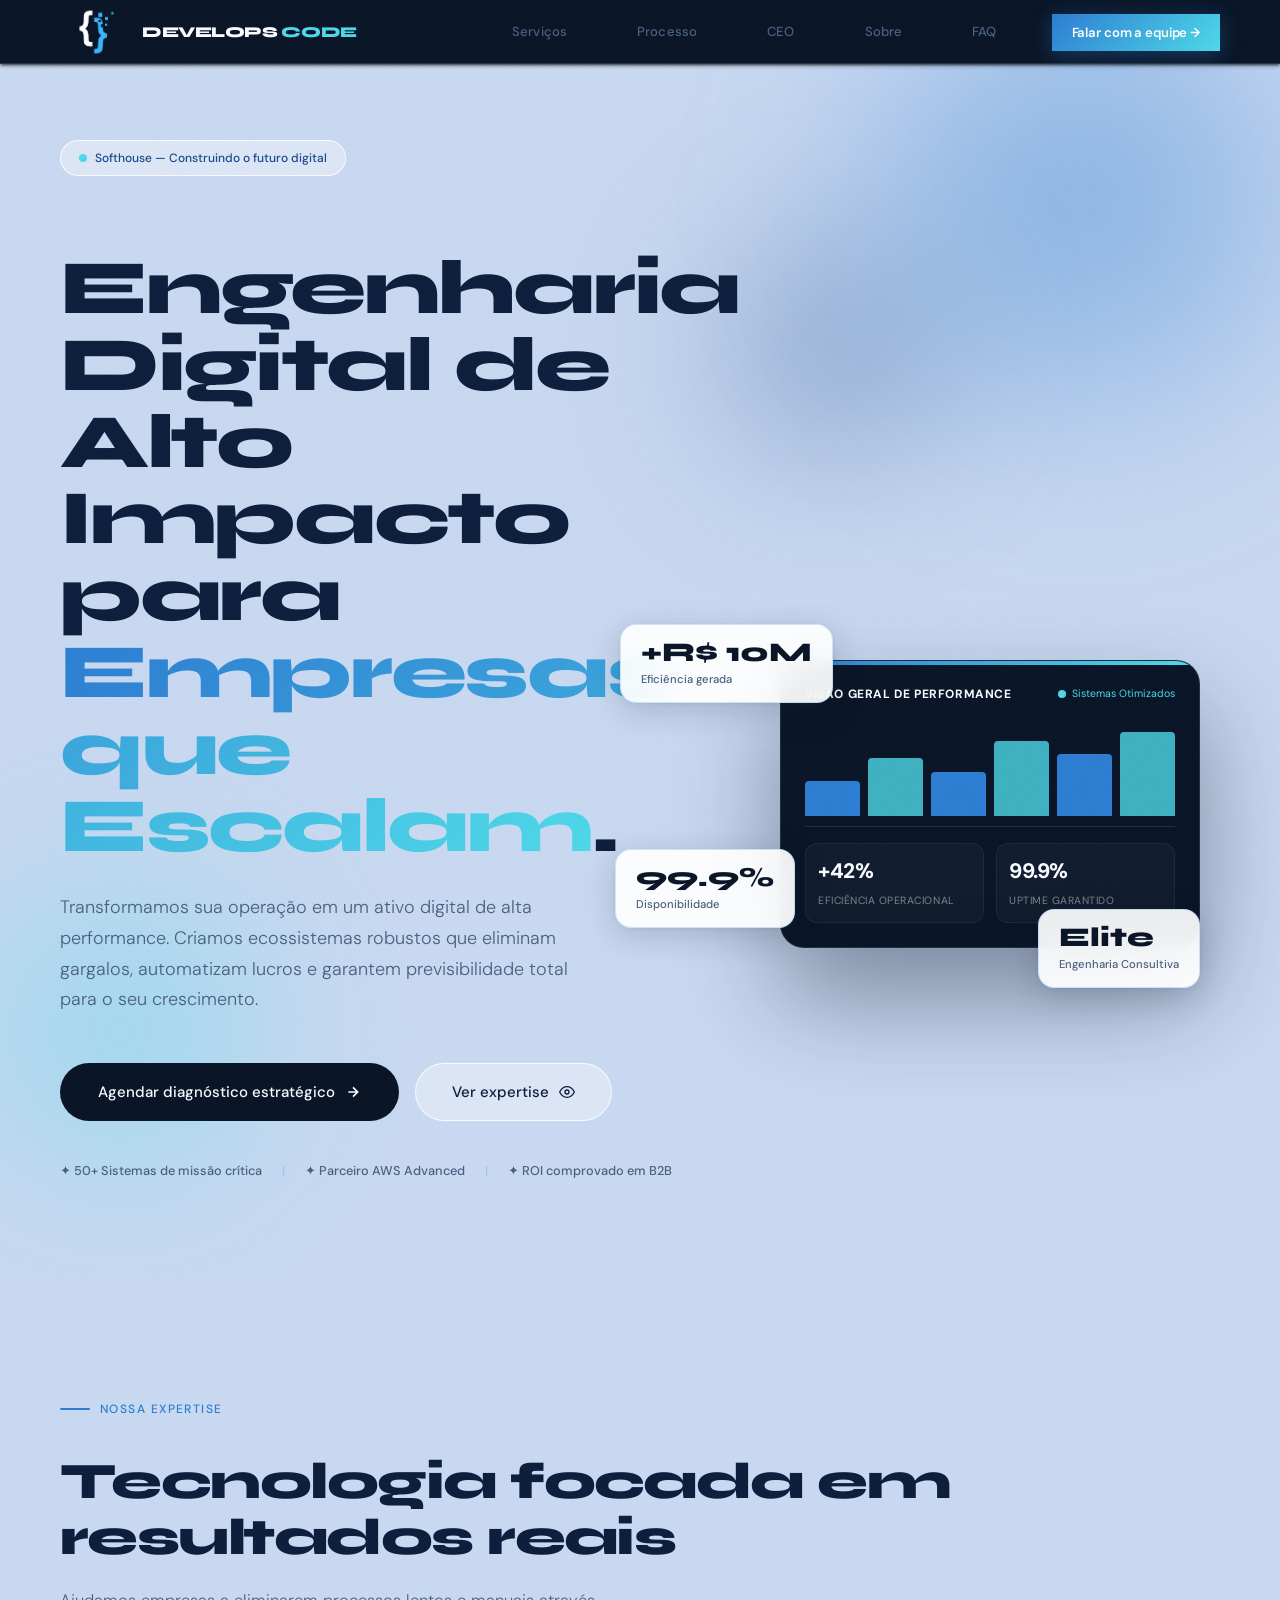
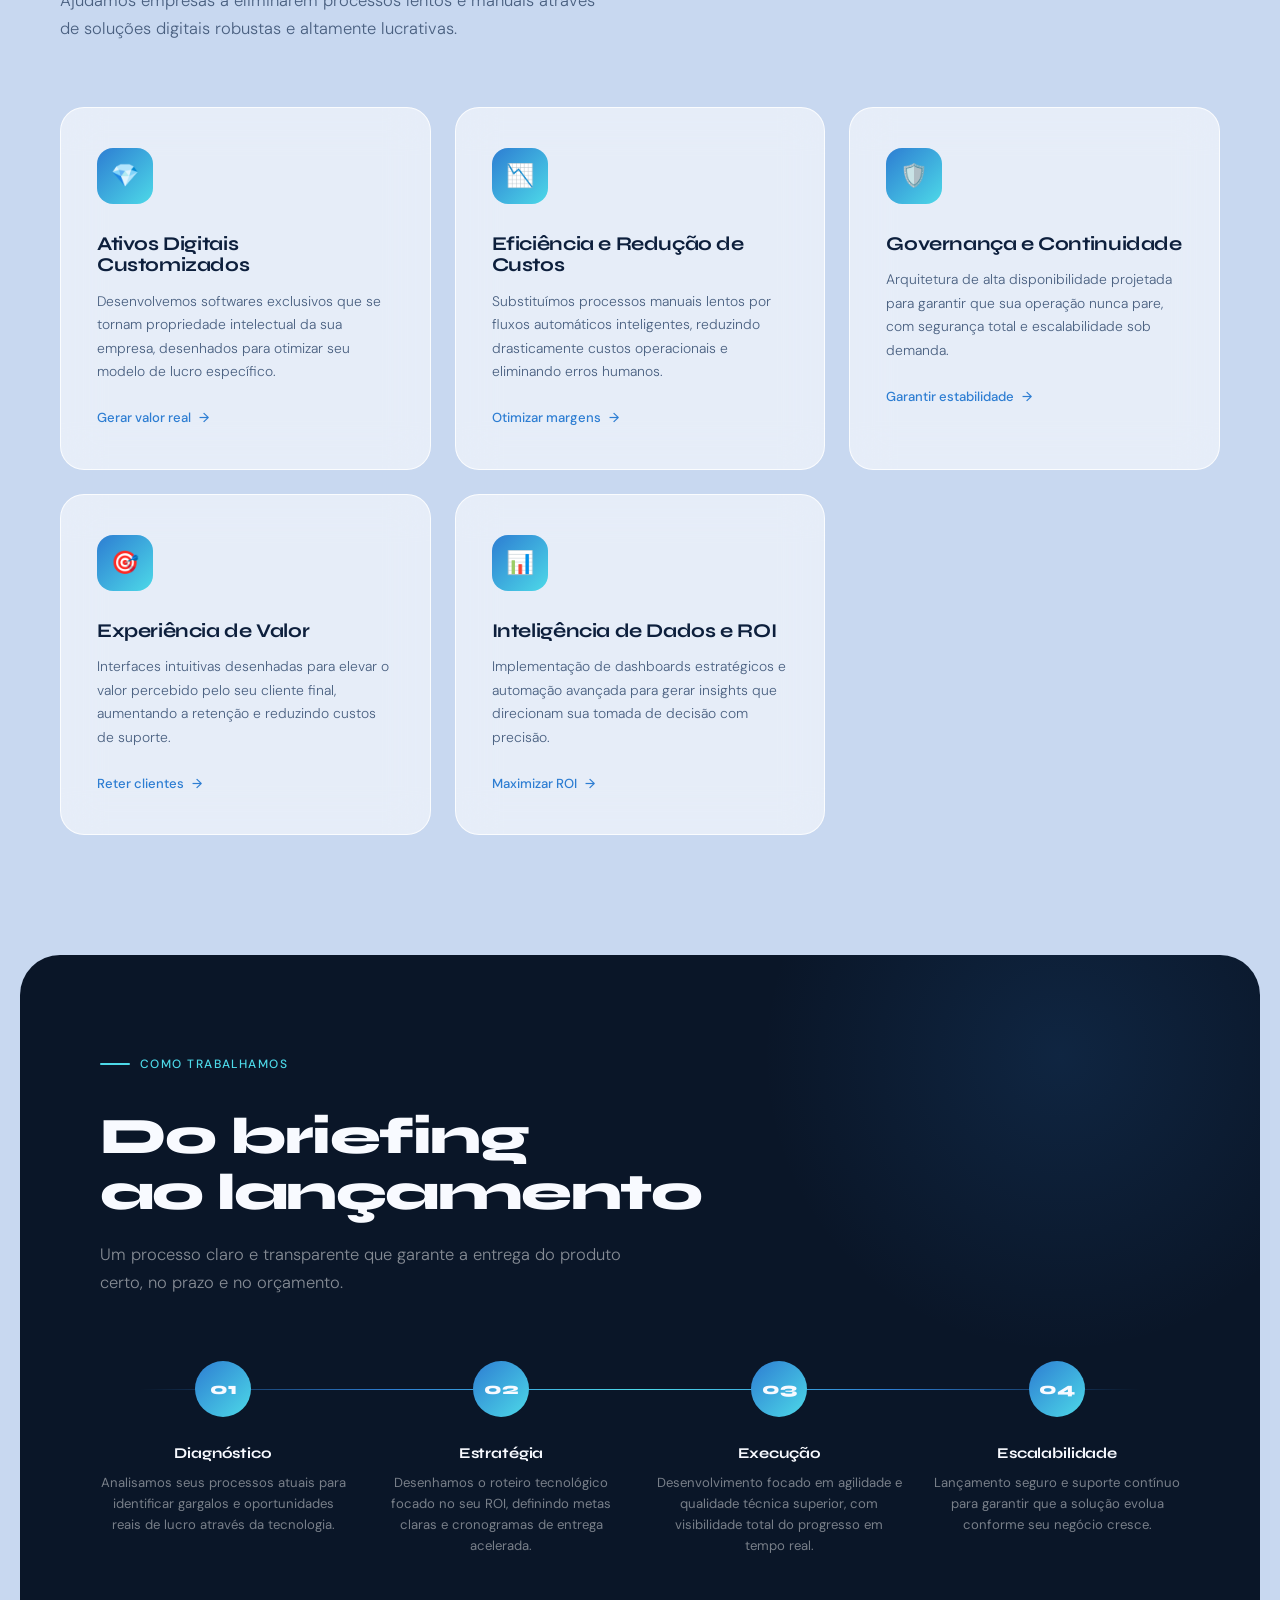
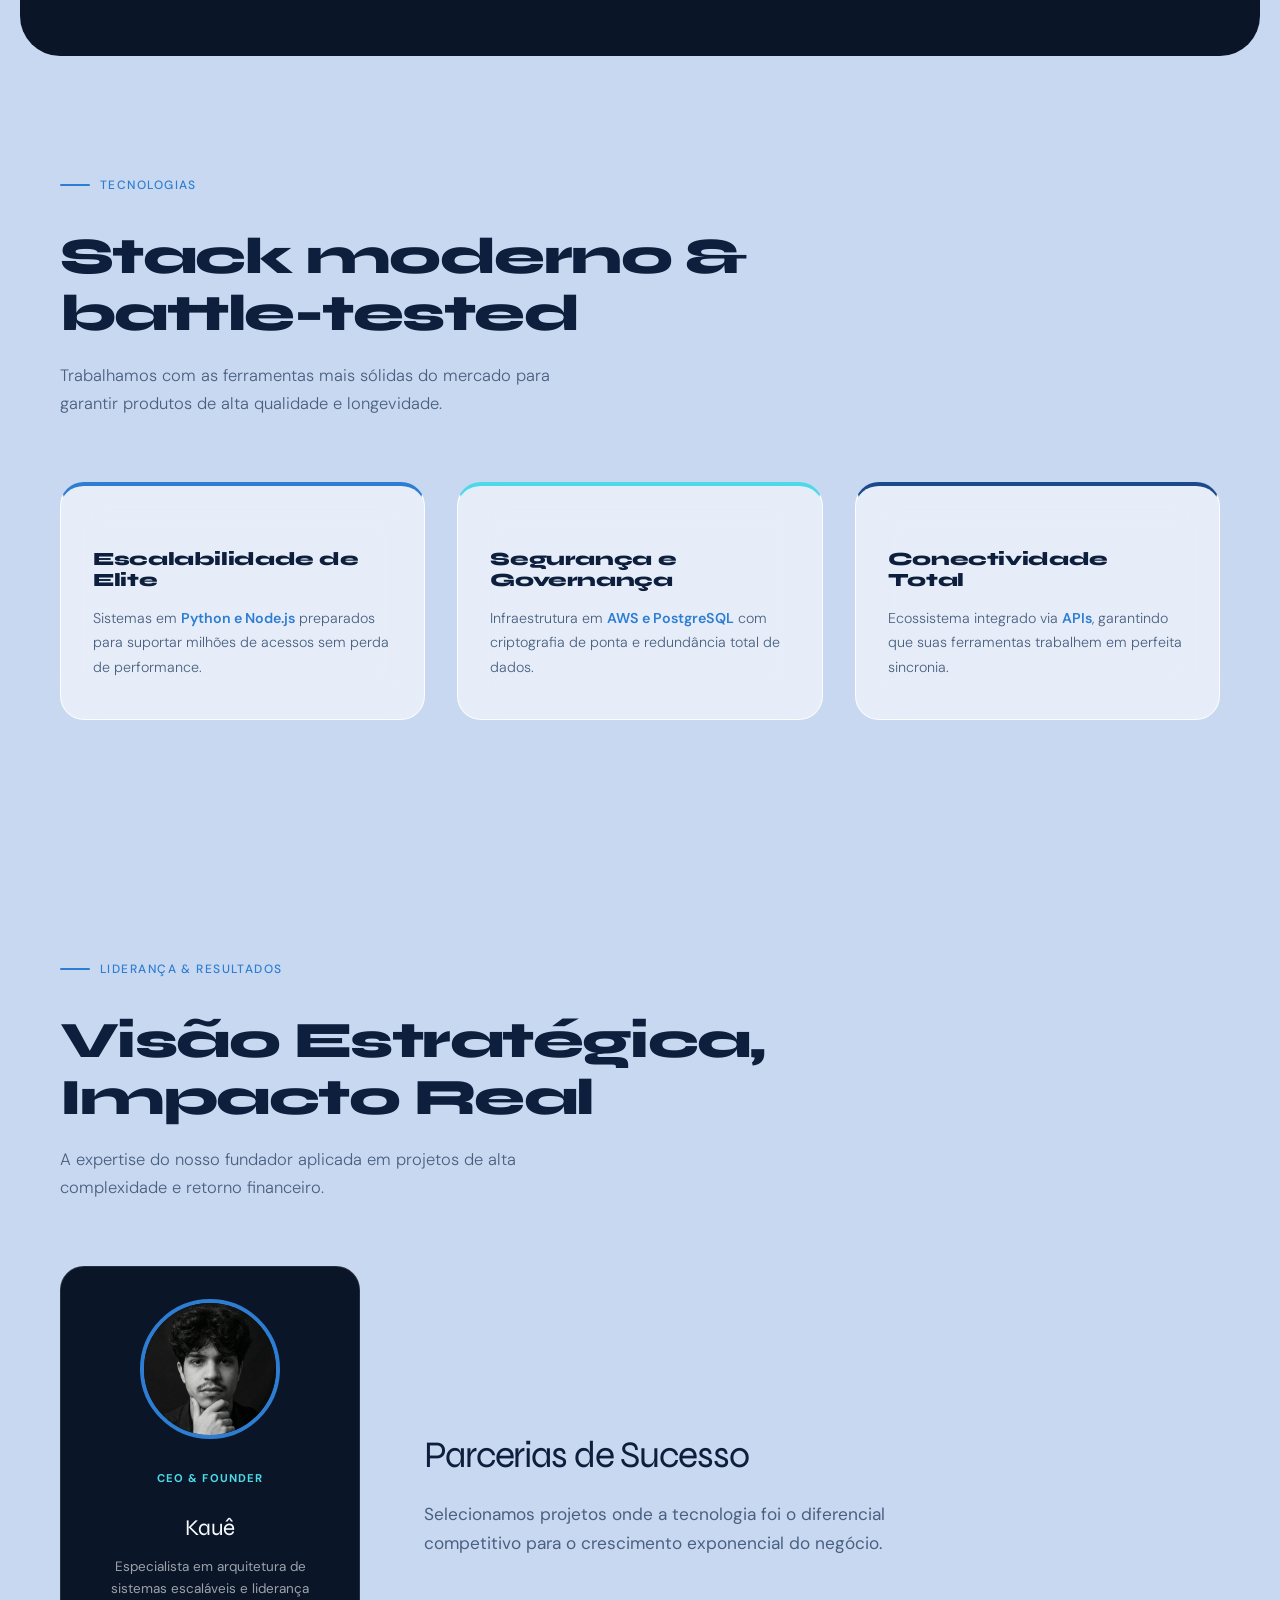
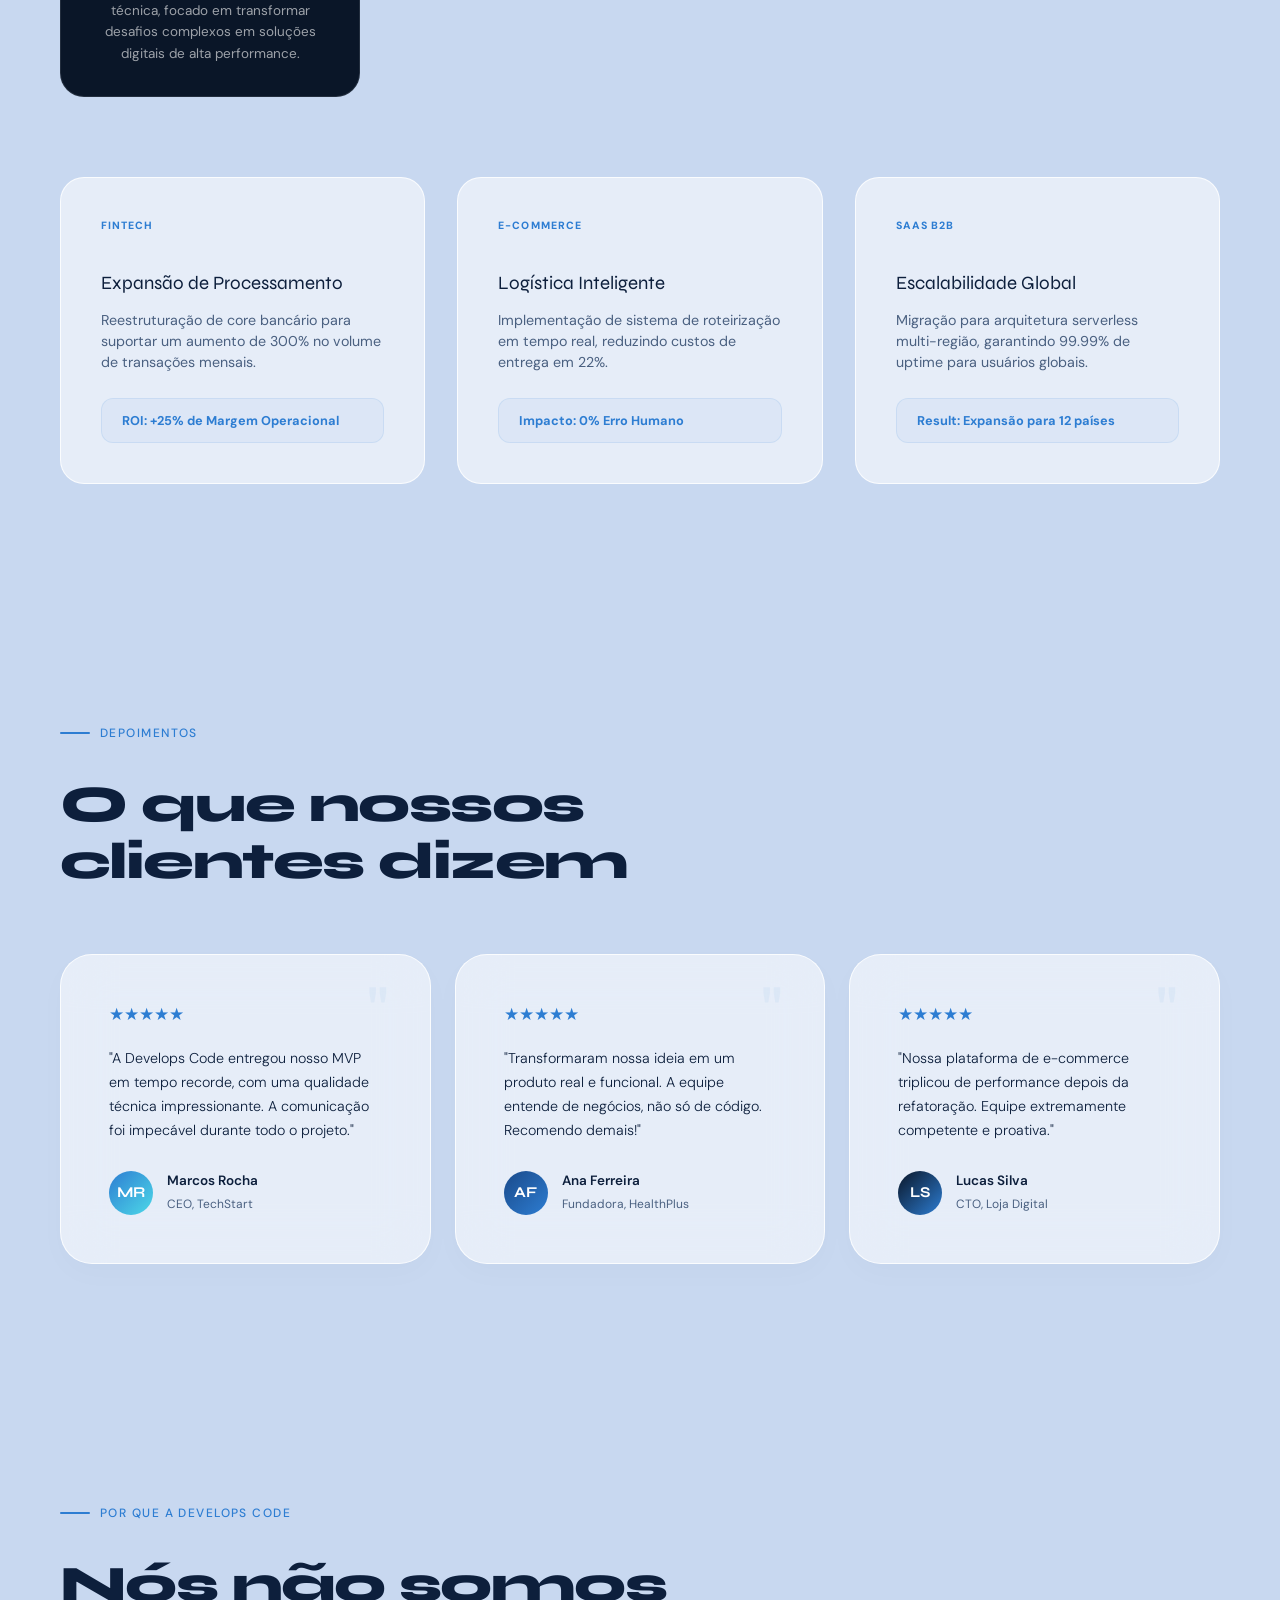
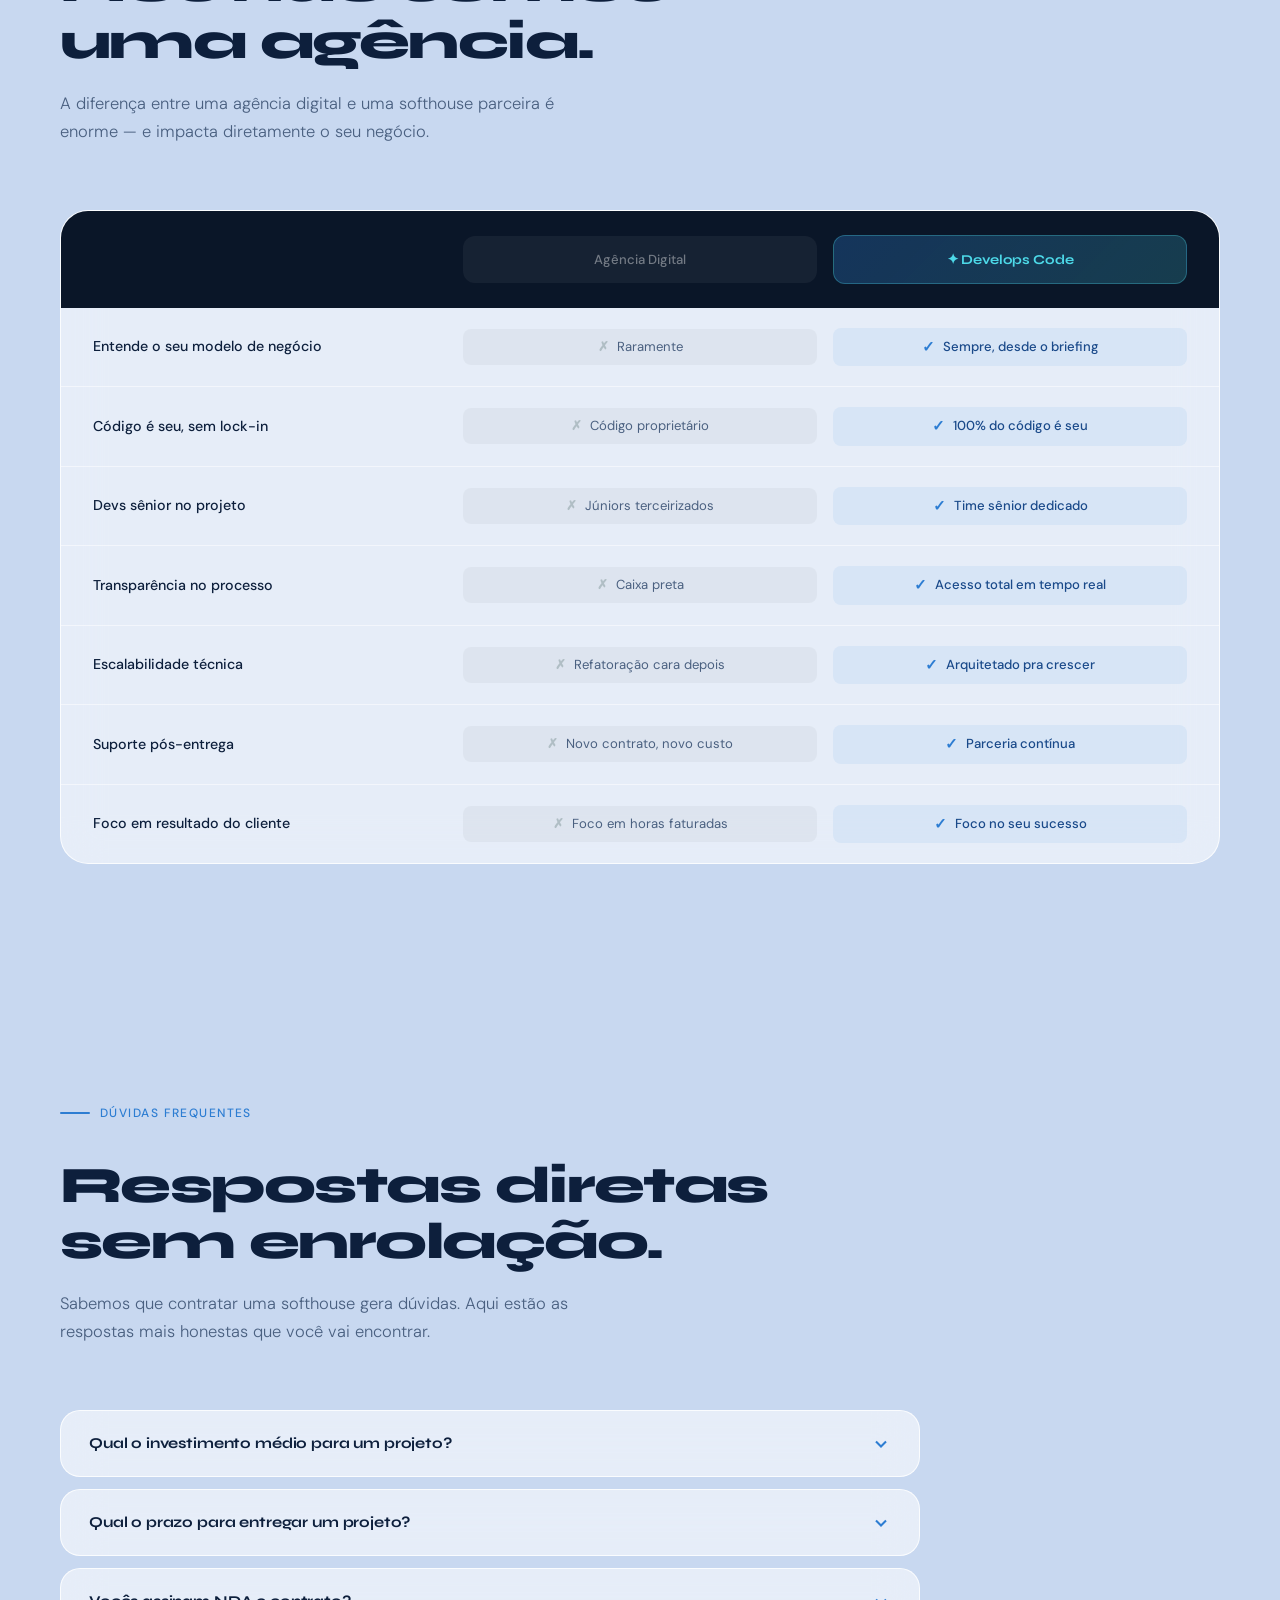
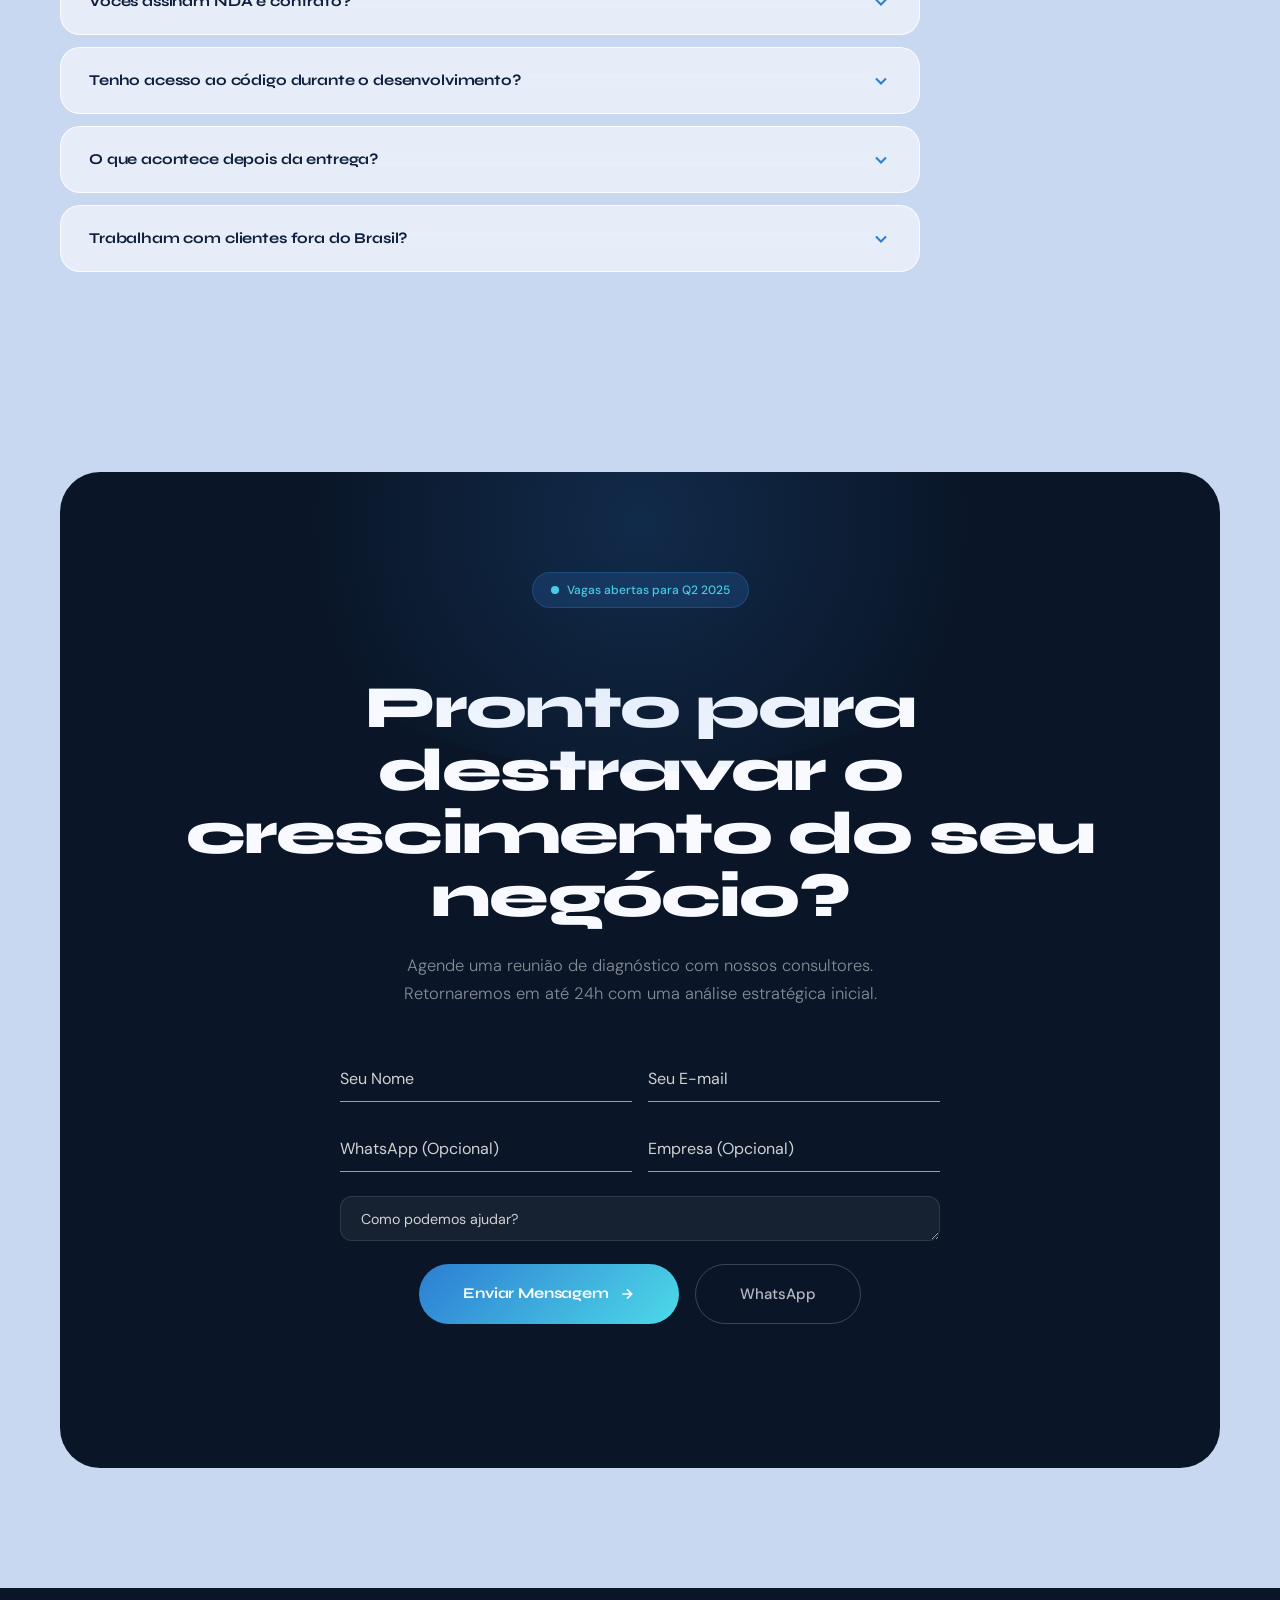
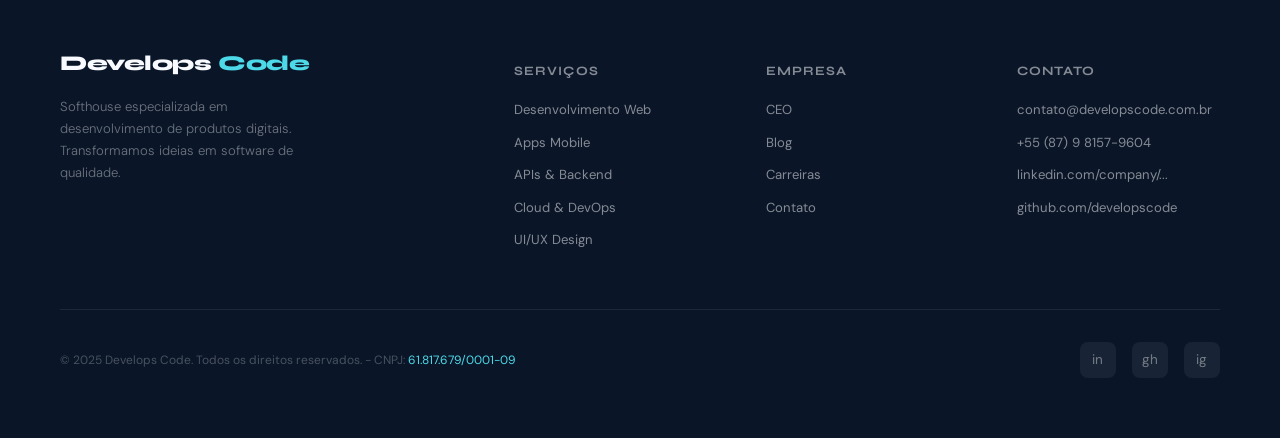
<file: DevelopsCode/index.html>
<!DOCTYPE html>
<html lang="pt-BR">
<head>
<meta charset="UTF-8">
<meta name="viewport" content="width=device-width, initial-scale=1.0">
<title>Develops Code — Softhouse</title>
<link href="https://fonts.googleapis.com/css2?family=Syne:wght@400;600;700;800&family=DM+Sans:ital,wght@0,300;0,400;0,500;1,300&display=swap" rel="stylesheet">
<link rel="stylesheet" href="https://cdnjs.cloudflare.com/ajax/libs/materialize/1.0.0/css/materialize.min.css">
<link href="https://fonts.googleapis.com/icon?family=Material+Icons" rel="stylesheet">
<link rel="stylesheet" href="style.css">
<style>
  @media (max-width: 768px) {
    .hero-content { padding: 0 20px 20px; }
    .hero-badge { font-size: 0.75rem; padding: 7px 14px; }
    .stat-bubble { display: none; }
  }
</style>
</head>
<body>

<!-- SIDENAV (mobile) -->
<header class="mobile-header">
  <nav class="mobile-nav-wrap" aria-label="Mobile navigation">
    <ul class="sidenav" id="mobile-nav">
      <li class="sidenav-brand">
        <img src="img/logo.png" alt="Develops Code logo" />
        <div class="sidenav-brand-text">DEVELOPS<span class="sidenav-brand-code">CODE</span></div>
      </li>
      <li><a href="#servicos" class="sidenav-close">Serviços</a></li>
      <li><a href="#processo" class="sidenav-close">Processo</a></li>
      <li><a href="#portfolio" class="sidenav-close">CEO</a></li>
      <li><a href="#sobre" class="sidenav-close">Sobre</a></li>
      <li><a href="#faq" class="sidenav-close">FAQ</a></li>
      <li class="sidenav-cta-item"><a href="#contato" class="sidenav-close sidenav-cta-btn">Falar com a equipe →</a></li>
    </ul>
    <div class="toggle-hint" id="toggle-hint" aria-live="polite">
      <span class="toggle-hint-text">deslize o dedo</span>
      <span class="toggle-hint-icon material-icons" aria-hidden="true">arrow_back</span>
    </div>
  </nav>
</header>

<!-- NAVBAR -->
<nav id="main-nav">
  <div class="nav-logo">
    <img src="img/logo.png" alt="Develops Code logo" />
    <div class="nav-logo-text">DEVELOPS<span class="nav-logo-code">CODE</span></div>
  </div>
  <ul class="nav-links">
    <li><a href="#servicos">Serviços</a></li>
    <li><a href="#processo">Processo</a></li>
    <li><a href="#portfolio">CEO</a></li>
    <li><a href="#sobre">Sobre</a></li>
    <li><a href="#faq">FAQ</a></li>
    <li><a href="#contato" class="nav-cta">Falar com a equipe →</a></li>
  </ul>
  <button class="hamburger" id="hamburger-btn" data-target="mobile-nav" aria-label="Menu">
    <span></span>
    <span></span>
    <span></span>
  </button>
</nav>

<!-- HERO -->
<section class="hero" id="inicio">
  <div class="blob blob-1"></div>
  <div class="blob blob-2"></div>
  <div class="blob blob-3"></div>
  <div class="particles" id="particles"></div>

  <div class="hero-content">
    <div class="hero-badge">
      <div class="badge-dot"></div>
      Softhouse — Construindo o futuro digital
    </div>
    <h1>
      Engenharia Digital de Alto Impacto para <span class="highlight">Empresas que Escalam</span>.
    </h1>
    <p>Transformamos sua operação em um ativo digital de alta performance. Criamos ecossistemas robustos que eliminam gargalos, automatizam lucros e garantem previsibilidade total para o seu crescimento.</p>
    <div class="hero-actions">
      <a href="#contato" class="btn-primary">
        Agendar diagnóstico estratégico
        <svg width="16" height="16" fill="none" stroke="currentColor" stroke-width="2.5" viewBox="0 0 24 24"><path d="M5 12h14M12 5l7 7-7 7"/></svg>
      </a>
      <a href="#portfolio" class="btn-secondary">
        Ver expertise
        <svg width="16" height="16" fill="none" stroke="currentColor" stroke-width="2" viewBox="0 0 24 24"><path d="M1 12s4-8 11-8 11 8 11 8-4 8-11 8-11-8-11-8z"/><circle cx="12" cy="12" r="3"/></svg>
      </a>
    </div>
    <div class="authority-bar reveal">
      <span>✦ 50+ Sistemas de missão crítica</span>
      <span class="sep">|</span>
      <span>✦ Parceiro AWS Advanced</span>
      <span class="sep">|</span>
      <span>✦ ROI comprovado em B2B</span>
    </div>
  </div>

  <div class="hero-visual">
    <div class="stat-bubble stat-1">
      <div class="num">+R$ 10M</div>
      <div class="label">Eficiência gerada</div>
    </div>
    <div class="stat-bubble stat-2">
      <div class="num">99.9%</div>
      <div class="label">Disponibilidade</div>
    </div>

    <div class="dashboard-visual">
      <div class="db-header">
        <div class="db-title">Visão Geral de Performance</div>
        <div class="db-status">
          <div class="badge-dot"></div>
          Sistemas Otimizados
        </div>
      </div>
      <div class="db-content">
        <div class="db-chart-row">
          <div class="db-bar" style="height: 40%"></div>
          <div class="db-bar" style="height: 65%"></div>
          <div class="db-bar" style="height: 50%"></div>
          <div class="db-bar" style="height: 85%"></div>
          <div class="db-bar" style="height: 70%"></div>
          <div class="db-bar" style="height: 95%"></div>
        </div>
        <div class="db-stats-grid">
          <div class="db-stat-item">
            <span class="db-stat-val">+42%</span>
            <span class="db-stat-label">Eficiência Operacional</span>
          </div>
          <div class="db-stat-item">
            <span class="db-stat-val">99.9%</span>
            <span class="db-stat-label">Uptime Garantido</span>
          </div>
        </div>
      </div>
    </div>

    <div class="stat-bubble stat-3">
      <div class="num">Elite</div>
      <div class="label">Engenharia Consultiva</div>
    </div>
  </div>
</section>

<!-- SERVICES -->
<section class="services" id="servicos">
  <div class="reveal">
    <div class="section-tag">Nossa Expertise</div>
    <h2 class="section-title">Tecnologia focada em<br>resultados reais</h2>
    <p class="section-subtitle">Ajudamos empresas a eliminarem processos lentos e manuais através de soluções digitais robustas e altamente lucrativas.</p>
  </div>

  <div class="services-grid">
    <div class="service-card reveal">
      <div class="service-icon">💎</div>
      <h3>Ativos Digitais Customizados</h3>
      <p>Desenvolvemos softwares exclusivos que se tornam propriedade intelectual da sua empresa, desenhados para otimizar seu modelo de lucro específico.</p>
      <a href="#contato" class="service-link">Gerar valor real <span>→</span></a>
    </div>
    <div class="service-card reveal">
      <div class="service-icon">📉</div>
      <h3>Eficiência e Redução de Custos</h3>
      <p>Substituímos processos manuais lentos por fluxos automáticos inteligentes, reduzindo drasticamente custos operacionais e eliminando erros humanos.</p>
      <a href="#contato" class="service-link">Otimizar margens <span>→</span></a>
    </div>
    <div class="service-card reveal">
      <div class="service-icon">🛡️</div>
      <h3>Governança e Continuidade</h3>
      <p>Arquitetura de alta disponibilidade projetada para garantir que sua operação nunca pare, com segurança total e escalabilidade sob demanda.</p>
      <a href="#contato" class="service-link">Garantir estabilidade <span>→</span></a>
    </div>
    <div class="service-card reveal">
      <div class="service-icon">🎯</div>
      <h3>Experiência de Valor</h3>
      <p>Interfaces intuitivas desenhadas para elevar o valor percebido pelo seu cliente final, aumentando a retenção e reduzindo custos de suporte.</p>
      <a href="#contato" class="service-link">Reter clientes <span>→</span></a>
    </div>
    <div class="service-card reveal">
      <div class="service-icon">📊</div>
      <h3>Inteligência de Dados e ROI</h3>
      <p>Implementação de dashboards estratégicos e automação avançada para gerar insights que direcionam sua tomada de decisão com precisão.</p>
      <a href="#contato" class="service-link">Maximizar ROI <span>→</span></a>
    </div>
  </div>
</section>

<!-- PROCESS -->
<section class="process" id="processo">
  <div class="reveal">
    <div class="section-tag">Como trabalhamos</div>
    <h2 class="section-title">Do briefing<br>ao lançamento</h2>
    <p class="section-subtitle">Um processo claro e transparente que garante a entrega do produto certo, no prazo e no orçamento.</p>
  </div>

  <div class="steps">
    <div class="step reveal">
      <div class="step-num">01</div>
      <h4>Diagnóstico</h4>
      <p>Analisamos seus processos atuais para identificar gargalos e oportunidades reais de lucro através da tecnologia.</p>
    </div>
    <div class="step reveal">
      <div class="step-num">02</div>
      <h4>Estratégia</h4>
      <p>Desenhamos o roteiro tecnológico focado no seu ROI, definindo metas claras e cronogramas de entrega acelerada.</p>
    </div>
    <div class="step reveal">
      <div class="step-num">03</div>
      <h4>Execução</h4>
      <p>Desenvolvimento focado em agilidade e qualidade técnica superior, com visibilidade total do progresso em tempo real.</p>
    </div>
    <div class="step reveal">
      <div class="step-num">04</div>
      <h4>Escalabilidade</h4>
      <p>Lançamento seguro e suporte contínuo para garantir que a solução evolua conforme seu negócio cresce.</p>
    </div>
  </div>
</section>

<!-- TECH STACK -->
<section id="sobre">
  <div class="reveal">
    <div class="section-tag">Tecnologias</div>
    <h2 class="section-title">Stack moderno &<br>battle-tested</h2>
    <p class="section-subtitle">Trabalhamos com as ferramentas mais sólidas do mercado para garantir produtos de alta qualidade e longevidade.</p>
  </div>

  <div class="value-infra-grid">
    <div class="infra-card reveal">
      <h4>Escalabilidade de Elite</h4>
      <p>Sistemas em <strong>Python e Node.js</strong> preparados para suportar milhões de acessos sem perda de performance.</p>
    </div>
    <div class="infra-card reveal">
      <h4>Segurança e Governança</h4>
      <p>Infraestrutura em <strong>AWS e PostgreSQL</strong> com criptografia de ponta e redundância total de dados.</p>
    </div>
    <div class="infra-card reveal">
      <h4>Conectividade Total</h4>
      <p>Ecossistema integrado via <strong>APIs</strong>, garantindo que suas ferramentas trabalhem em perfeita sincronia.</p>
    </div>
  </div>
</section>

<!-- LEADERSHIP & SUCCESS CASES -->
<section id="portfolio">
  <div class="reveal">
    <div class="section-tag">Liderança & Resultados</div>
    <h2 class="section-title">Visão Estratégica,<br>Impacto Real</h2>
    <p class="section-subtitle">A expertise do nosso fundador aplicada em projetos de alta complexidade e retorno financeiro.</p>
  </div>

  <div class="leadership-grid">
    <div class="partner-card reveal">
      <img src="img/socio-kaue.jpeg" alt="Foto do CEO Kauê" class="partner-photo" />
      <div class="partner-info">
        <span class="partner-role">CEO & Founder</span>
        <h3>Kauê</h3>
        <p>Especialista em arquitetura de sistemas escaláveis e liderança técnica, focado em transformar desafios complexos em soluções digitais de alta performance.</p>
      </div>
    </div>

    <div class="cases-intro reveal">
      <h3>Parcerias de Sucesso</h3>
      <p>Selecionamos projetos onde a tecnologia foi o diferencial competitivo para o crescimento exponencial do negócio.</p>
    </div>
  </div>

  <div class="success-cases-grid">
    <div class="case-card reveal">
      <div class="case-category">Fintech</div>
      <h4>Expansão de Processamento</h4>
      <p>Reestruturação de core bancário para suportar um aumento de 300% no volume de transações mensais.</p>
      <div class="case-result">ROI: +25% de Margem Operacional</div>
    </div>
    <div class="case-card reveal">
      <div class="case-category">E-commerce</div>
      <h4>Logística Inteligente</h4>
      <p>Implementação de sistema de roteirização em tempo real, reduzindo custos de entrega em 22%.</p>
      <div class="case-result">Impacto: 0% Erro Humano</div>
    </div>
    <div class="case-card reveal">
      <div class="case-category">SaaS B2B</div>
      <h4>Escalabilidade Global</h4>
      <p>Migração para arquitetura serverless multi-região, garantindo 99.99% de uptime para usuários globais.</p>
      <div class="case-result">Result: Expansão para 12 países</div>
    </div>
  </div>
</section>

<!-- TESTIMONIALS -->
<section>
  <div class="reveal">
    <div class="section-tag">Depoimentos</div>
    <h2 class="section-title">O que nossos<br>clientes dizem</h2>
  </div>

  <div class="testimonials-grid">
    <div class="testimonial-card reveal">
      <div class="stars">★★★★★</div>
      <p class="testimonial-text">"A Develops Code entregou nosso MVP em tempo recorde, com uma qualidade técnica impressionante. A comunicação foi impecável durante todo o projeto."</p>
      <div class="testimonial-author">
        <div class="author-avatar av-1">MR</div>
        <div class="author-info">
          <strong>Marcos Rocha</strong>
          <span>CEO, TechStart</span>
        </div>
      </div>
    </div>
    <div class="testimonial-card reveal">
      <div class="stars">★★★★★</div>
      <p class="testimonial-text">"Transformaram nossa ideia em um produto real e funcional. A equipe entende de negócios, não só de código. Recomendo demais!"</p>
      <div class="testimonial-author">
        <div class="author-avatar av-2">AF</div>
        <div class="author-info">
          <strong>Ana Ferreira</strong>
          <span>Fundadora, HealthPlus</span>
        </div>
      </div>
    </div>
    <div class="testimonial-card reveal">
      <div class="stars">★★★★★</div>
      <p class="testimonial-text">"Nossa plataforma de e-commerce triplicou de performance depois da refatoração. Equipe extremamente competente e proativa."</p>
      <div class="testimonial-author">
        <div class="author-avatar av-3">LS</div>
        <div class="author-info">
          <strong>Lucas Silva</strong>
          <span>CTO, Loja Digital</span>
        </div>
      </div>
    </div>
  </div>
</section>

<!-- COMPARATIVO -->
<section id="comparativo">
  <div class="reveal">
    <div class="section-tag">Por que a Develops Code</div>
    <h2 class="section-title">Nós não somos<br>uma agência.</h2>
    <p class="section-subtitle">A diferença entre uma agência digital e uma softhouse parceira é enorme — e impacta diretamente o seu negócio.</p>
  </div>

  <div class="compare-table reveal">
    <div class="compare-header">
      <div class="compare-feature-col"></div>
      <div class="compare-col compare-col-agency">
        <span class="col-label">Agência Digital</span>
      </div>
      <div class="compare-col compare-col-us">
        <span class="col-badge">✦ Develops Code</span>
      </div>
    </div>

    <div class="compare-row">
      <div class="compare-feature">Entende o seu modelo de negócio</div>
      <div class="compare-val agency"><span class="x">✗</span> Raramente</div>
      <div class="compare-val us"><span class="check">✓</span> Sempre, desde o briefing</div>
    </div>
    <div class="compare-row">
      <div class="compare-feature">Código é seu, sem lock-in</div>
      <div class="compare-val agency"><span class="x">✗</span> Código proprietário</div>
      <div class="compare-val us"><span class="check">✓</span> 100% do código é seu</div>
    </div>
    <div class="compare-row">
      <div class="compare-feature">Devs sênior no projeto</div>
      <div class="compare-val agency"><span class="x">✗</span> Júniors terceirizados</div>
      <div class="compare-val us"><span class="check">✓</span> Time sênior dedicado</div>
    </div>
    <div class="compare-row">
      <div class="compare-feature">Transparência no processo</div>
      <div class="compare-val agency"><span class="x">✗</span> Caixa preta</div>
      <div class="compare-val us"><span class="check">✓</span> Acesso total em tempo real</div>
    </div>
    <div class="compare-row">
      <div class="compare-feature">Escalabilidade técnica</div>
      <div class="compare-val agency"><span class="x">✗</span> Refatoração cara depois</div>
      <div class="compare-val us"><span class="check">✓</span> Arquitetado pra crescer</div>
    </div>
    <div class="compare-row">
      <div class="compare-feature">Suporte pós-entrega</div>
      <div class="compare-val agency"><span class="x">✗</span> Novo contrato, novo custo</div>
      <div class="compare-val us"><span class="check">✓</span> Parceria contínua</div>
    </div>
    <div class="compare-row">
      <div class="compare-feature">Foco em resultado do cliente</div>
      <div class="compare-val agency"><span class="x">✗</span> Foco em horas faturadas</div>
      <div class="compare-val us"><span class="check">✓</span> Foco no seu sucesso</div>
    </div>
  </div>
</section>

<!-- FAQ -->
<section id="faq">
  <div class="reveal">
    <div class="section-tag">Dúvidas frequentes</div>
    <h2 class="section-title">Respostas diretas<br>sem enrolação.</h2>
    <p class="section-subtitle">Sabemos que contratar uma softhouse gera dúvidas. Aqui estão as respostas mais honestas que você vai encontrar.</p>
  </div>

  <div class="faq-grid reveal">
    <div class="faq-item">
      <button class="faq-q" onclick="toggleFaq(this)">
        <span>Qual o investimento médio para um projeto?</span>
        <svg class="faq-icon" width="20" height="20" fill="none" stroke="currentColor" stroke-width="2.5" viewBox="0 0 24 24"><path d="M6 9l6 6 6-6"/></svg>
      </button>
      <div class="faq-a">
        <p>Depende do escopo, mas projetos de MVP costumam partir de R$ 15k. Sistemas mais complexos ficam entre R$ 50k e R$ 200k+. Nossa filosofia é ser 100% transparente sobre custos antes de qualquer compromisso — você recebe um orçamento detalhado em até 48h após o briefing, sem surpresas no meio do caminho.</p>
      </div>
    </div>
    <div class="faq-item">
      <button class="faq-q" onclick="toggleFaq(this)">
        <span>Qual o prazo para entregar um projeto?</span>
        <svg class="faq-icon" width="20" height="20" fill="none" stroke="currentColor" stroke-width="2.5" viewBox="0 0 24 24"><path d="M6 9l6 6 6-6"/></svg>
      </button>
      <div class="faq-a">
        <p>MVPs bem escoplados saem em 4 a 8 semanas. Produtos completos levam de 3 a 6 meses. Trabalhamos em sprints quinzenais com entregas contínuas — você não espera meses para ver algo funcionando. Na primeira semana já há protótipo navegável.</p>
      </div>
    </div>
    <div class="faq-item">
      <button class="faq-q" onclick="toggleFaq(this)">
        <span>Vocês assinam NDA e contrato?</span>
        <svg class="faq-icon" width="20" height="20" fill="none" stroke="currentColor" stroke-width="2.5" viewBox="0 0 24 24"><path d="M6 9l6 6 6-6"/></svg>
      </button>
      <div class="faq-a">
        <p>Sempre. Assinamos NDA antes mesmo do primeiro briefing. O contrato é claro sobre propriedade de código (é 100% seu), entregas, prazos e garantias. Nada de letras miúdas — revisamos cada cláusula com você antes de assinar.</p>
      </div>
    </div>
    <div class="faq-item">
      <button class="faq-q" onclick="toggleFaq(this)">
        <span>Tenho acesso ao código durante o desenvolvimento?</span>
        <svg class="faq-icon" width="20" height="20" fill="none" stroke="currentColor" stroke-width="2.5" viewBox="0 0 24 24"><path d="M6 9l6 6 6-6"/></svg>
      </button>
      <div class="faq-a">
        <p>Sim, desde o primeiro commit. Você recebe acesso ao repositório no GitHub ou GitLab, com visibilidade total do histórico. Sem caixas pretas: você pode auditar o código, apresentar para investidores ou fazer onboarding de um dev interno quando quiser.</p>
      </div>
    </div>
    <div class="faq-item">
      <button class="faq-q" onclick="toggleFaq(this)">
        <span>O que acontece depois da entrega?</span>
        <svg class="faq-icon" width="20" height="20" fill="none" stroke="currentColor" stroke-width="2.5" viewBox="0 0 24 24"><path d="M6 9l6 6 6-6"/></svg>
      </button>
      <div class="faq-a">
        <p>Todo projeto inclui 30 dias de suporte pós-lançamento sem custo adicional. Depois disso, oferecemos planos de manutenção e evolução mensal. Muitos clientes ficam com a gente por anos — somos o time técnico deles, só que sem os encargos de CLT.</p>
      </div>
    </div>
    <div class="faq-item">
      <button class="faq-q" onclick="toggleFaq(this)">
        <span>Trabalham com clientes fora do Brasil?</span>
        <svg class="faq-icon" width="20" height="20" fill="none" stroke="currentColor" stroke-width="2.5" viewBox="0 0 24 24"><path d="M6 9l6 6 6-6"/></svg>
      </button>
      <div class="faq-a">
        <p>Sim. Temos experiência em projetos internacionais com faturamento em dólar e euro. Nossa equipe tem fluência em inglês e o processo é totalmente adaptado para clientes fora do Brasil — desde contratos em inglês até reuniões no fuso horário do cliente.</p>
      </div>
    </div>
  </div>
</section>

<!-- CTA -->
<section class="cta-section" id="contato">
  <div class="cta-inner reveal">
    <div class="cta-tag">
      <div class="badge-dot"></div>
      Vagas abertas para Q2 2025
    </div>
    <h2>Pronto para destravar o<br>crescimento do seu negócio?</h2>
    <p>Agende uma reunião de diagnóstico com nossos consultores. Retornaremos em até 24h com uma análise estratégica inicial.</p>
    <div class="contact-form-container">
      <form id="contact-form">
        <div class="input-row">
          <input type="text" name="name" required placeholder="Seu Nome">
          <input type="email" name="email" required placeholder="Seu E-mail">
        </div>
        <div class="input-row">
          <input type="text" name="whatsapp" placeholder="WhatsApp (Opcional)">
          <input type="text" name="company" placeholder="Empresa (Opcional)">
        </div>
        <textarea name="message" required placeholder="Como podemos ajudar?" rows="4"></textarea>
        <div class="cta-buttons">
          <button type="submit" class="btn-glow" id="submit-btn" style="border: none; cursor: pointer;">
            Enviar Mensagem
            <svg width="16" height="16" fill="none" stroke="currentColor" stroke-width="2.5" viewBox="0 0 24 24"><path d="M5 12h14M12 5l7 7-7 7"/></svg>
          </button>
          <a href="https://wa.me/5587981579604" class="btn-outline">
            WhatsApp
          </a>
        </div>
        <div id="form-status" class="form-status"></div>
      </form>
    </div>


    </div>
  </div>
</section>

<!-- FOOTER -->
<footer>
  <div class="footer-brand">
    <div class="logo-text">Develops <span>Code</span></div>
    <p class="footer-desc">Softhouse especializada em desenvolvimento de produtos digitais. Transformamos ideias em software de qualidade.</p>
  </div>
  <div class="footer-col">
    <h5>Serviços</h5>
    <ul>
      <li><a href="#">Desenvolvimento Web</a></li>
      <li><a href="#">Apps Mobile</a></li>
      <li><a href="#">APIs & Backend</a></li>
      <li><a href="#">Cloud & DevOps</a></li>
      <li><a href="#">UI/UX Design</a></li>
    </ul>
  </div>
  <div class="footer-col">
    <h5>Empresa</h5>
    <ul>
      <li><a href="#portfolio">CEO</a></li>
      <li><a href="#">Blog</a></li>
      <li><a href="#">Carreiras</a></li>
      <li><a href="#contato">Contato</a></li>
    </ul>
  </div>
  <div class="footer-col">
    <h5>Contato</h5>
    <ul>
      <li><a href="mailto:contato@developscode.com.br">contato@developscode.com.br</a></li>
      <li><a href="#">+55 (87) 9 8157-9604</a></li>
      <li><a href="#">linkedin.com/company/...</a></li>
      <li><a href="#">github.com/developscode</a></li>
    </ul>
  </div>
  <div class="footer-bottom">
    <p>© 2025 Develops Code. Todos os direitos reservados. - CNPJ: <span style="color: var(--cyan);">61.817.679/0001-09</span></p>
    <div class="social-links">
      <a href="#" class="social-link">in</a>
      <a href="#" class="social-link">gh</a>
      <a href="#" class="social-link">ig</a>
    </div>
  </div>
</footer>

<script src="https://cdnjs.cloudflare.com/ajax/libs/materialize/1.0.0/js/materialize.min.js"></script>
<script src="main.js"></script>
</body>
</html>
</file>
<file: style.css>
/* Override Materialize teal/green defaults */
:root {
  --bg: #c8d8f0;
  --bg-dark: #b8cae8;
  --navy: #0a1628;
  --blue-deep: #1a4a8a;
  --blue-mid: #2d7dd2;
  --blue-light: #5ab4e8;
  --cyan: #4dd9e8;
  --white: #f8faff;
  --text-dark: #0d1f3c;
  --text-muted: #4a6080;
  --card-bg: rgba(255,255,255,0.55);
  --card-border: rgba(255,255,255,0.8);
  --glass: rgba(255,255,255,0.35);
}

/* Kill Materialize teal on buttons and focus states */
button, input, textarea, select {
  -webkit-tap-highlight-color: transparent !important;
}
.waves-effect .waves-ripple { background: rgba(45,125,210,0.3) !important; }
button:focus { background-color: transparent !important; }

*, *::before, *::after { box-sizing: border-box; margin: 0; padding: 0; }

html { scroll-behavior: smooth; }



body {
  font-family: 'DM Sans', sans-serif;
  background: var(--bg);
  color: var(--text-dark);
  overflow-x: hidden;
}



/* ── NOISE TEXTURE OVERLAY ── */
body::before {
  content: '';
  position: fixed;
  inset: 0;
  background-image: url("data:image/svg+xml,%3Csvg viewBox='0 0 512 512' xmlns='http://www.w3.org/2000/svg'%3E%3Cfilter id='n'%3E%3CfeTurbulence type='fractalNoise' baseFrequency='0.75' numOctaves='4' stitchTiles='stitch'/%3E%3C/filter%3E%3Crect width='100%25' height='100%25' filter='url(%23n)' opacity='0.035'/%3E%3C/svg%3E");
  pointer-events: none;
  z-index: 1000; /* Higher z-index for grain */
  opacity: 0.4;
}

/* ── NAVBAR ── */
nav {
  position: fixed;
  top: 0; left: 0; right: 0;
  z-index: 100;
  display: flex;
  align-items: center;
  justify-content: space-between;
  padding: 20px 60px;
  background: var(--navy);
  border-bottom: 1px solid rgba(255,255,255,0.12);
  transition: background 0.3s, opacity 0.25s, transform 0.25s;
}

/* ── CORREÇÃO DO BUG: esconde nav quando sidenav está aberto ── */
nav.nav-hidden {
  opacity: 0;
  pointer-events: none;
  transform: translateY(-100%);
}

.nav-logo {
  display: flex;
  align-items: center;
  justify-content: flex-start;
  gap: 12px;
}

.nav-logo img {
  width: 70px;
  height: 70px;
  object-fit: contain;
  display: block;
  padding: 5px;
}

.nav-logo-text {
  font-family: 'Syne', sans-serif;
  font-weight: 800;
  font-size: 1rem;
  color: var(--white);
  letter-spacing: -0.03em;
  display: inline-flex;
  align-items: center;
  gap: 4px;
}

.nav-logo-code {
  color: var(--cyan);
}

.nav-links {
  display: flex;
  gap: 40px;
  list-style: none;
  align-items: center;
}

.nav-links a {
  font-size: 0.875rem;
  font-weight: 500;
  color: var(--text-muted);
  text-decoration: none;
  transition: color 0.2s;
  letter-spacing: 0.01em;
}

.nav-links a:hover { color: var(--blue-mid); }

nav .nav-links li a.nav-cta,
.nav-cta {
  display: inline-flex !important;
  align-items: center !important;
  background: linear-gradient(135deg, var(--blue-mid), var(--cyan)) !important;
  color: #ffffff !important;
  padding: 11px 20px !important;
  font-weight: 600 !important;
  font-size: 0.875rem !important;
  letter-spacing: -0.01em !important;
  border: none !important;
  outline: none !important;
  box-shadow: 0 4px 20px rgba(45,125,210,0.35) !important;
  transition: opacity 0.2s, transform 0.2s, box-shadow 0.2s !important;
  position: relative !important;
  z-index: 1 !important;
  white-space: nowrap !important;
  text-decoration: none !important;
  line-height: 1.2 !important;
}

nav .nav-links li a.nav-cta:hover,
.nav-cta:hover {
  opacity: 0.95 !important;
  transform: translateY(-1px) !important;
  box-shadow: 0 0 20px rgba(56, 134, 255, 0.85), 0 0 40px rgba(21, 158, 231, 0.967) !important;
}

nav .nav-links li a.nav-cta:active,
.nav-cta:active,
nav .nav-links li a.nav-cta:focus,
.nav-cta:focus {
  outline: none !important;
  box-shadow: 0 0 20px rgba(56, 134, 255, 0.85), 0 0 40px rgba(21, 158, 231, 0.967) !important;
}

/* Hamburger button */
.hamburger {
  display: none;
  flex-direction: column;
  gap: 5px;
  background: none;
  border: none;
  cursor: pointer;
  padding: 8px;
  border-radius: 10px;
  transition: background 0.2s;
  z-index: 999;
  position: relative;
}

.hamburger:hover { background: rgba(45,125,210,0.1); }

.hamburger span {
  display: block;
  width: 24px;
  height: 2px;
  background: #ffffff;
  border-radius: 2px;
  transition: all 0.3s ease;
  transform-origin: center;
}

.hamburger.open span:nth-child(1) { transform: translateY(7px) rotate(45deg); }
.hamburger.open span:nth-child(2) { opacity: 0; transform: scaleX(0); }
.hamburger.open span:nth-child(3) { transform: translateY(-7px) rotate(-45deg); }

/* Materialize sidenav overrides */
.sidenav {
  background: var(--navy) !important;
  padding: 0 !important;
  width: 280px !important;
  z-index: 1200 !important;
}

.sidenav-overlay {
 display: none !important;
}

.toggle-hint {
  position: fixed;
  left: 280px;
  top: 50%;
  transform: translate(-100%, -50%);
  display: inline-flex;
  align-items: center;
  gap: 8px;
  padding: 8px 10px;
  border-radius: 999px;
  background: transparent;
  color: #dbeeff;
  font-family: 'DM Sans', sans-serif;
  font-size: 0.9rem;
  font-weight: 700;
  letter-spacing: 0.01em;
  white-space: nowrap;
  opacity: 0;
  pointer-events: none;
  transition: opacity 0.28s ease, transform 0.28s ease;
  z-index: 1300;
}

.toggle-hint.visible {
  opacity: 1;
}

.toggle-hint-text {
  color: #e4f3ff;
}

.toggle-hint-icon {
  display: inline-flex;
  align-items: center;
  justify-content: center;
  width: 32px;
  height: 32px;
  border-radius: 50%;
  background: #0d6efd;
  color: #ffffff;
  font-size: 1rem;
  box-shadow: 0 8px 16px rgba(13, 110, 253, 0.18);
  animation: hintArrow 1.2s ease-in-out infinite;
}

@keyframes hintArrow {
  0%, 100% { transform: translateX(0); }
  50% { transform: translateX(-6px); }
}

.sidenav-brand {
  font-family: 'Syne', sans-serif;
  font-weight: 800;
  font-size: 1.2rem;
  color: var(--white);
  padding: 28px 24px 20px;
  border-bottom: 1px solid rgba(255,255,255,0.08);
  display: flex;
  align-items: center;
  justify-content: flex-start;
  gap: 12px;
  letter-spacing: -0.02em;
}

.sidenav-brand-text {
  font-size: 1rem;
  font-weight: 700;
  color: #ffffff;
  display: inline-flex;
  align-items: center;
  gap: 4px;
}

.sidenav-brand-code {
  color: var(--cyan);
}

.sidenav-brand img {
  width: 70px;
  height: 70px;
  object-fit: contain;
  display: flex;
  justify-content: center;
}

.sidenav li > a {
  font-family: 'DM Sans', sans-serif;
  font-size: 1rem;
  font-weight: 500;
  align-items: start !important;
  display: flex;
  flex-direction: column;
  justify-content: center;
  color: rgba(255, 255, 255, 0.65) !important;
  padding: 14px 24px !important;
  transition: color 0.2s, background 0.2s !important;
  border-radius: 0 !important;
}

.sidenav li > a:hover {
  color: var(--blue-light) !important;
  background: rgba(255,255,255,0.05) !important;
}

.sidenav-cta-item {
  padding: 16px 24px 24px;
  border-top: 1px solid rgba(255,255,255,0.08);
  margin-top: 8px;
}

.sidenav-cta-btn {
  display: block !important;
  background: linear-gradient(135deg, var(--blue-mid), var(--cyan)) !important;
  color: var(--navy) !important;
  padding: 14px 24px !important;
  font-weight: 700 !important;
  font-family: 'Syne', sans-serif !important;
  font-size: 0.95rem !important;
  text-align: center !important;
  letter-spacing: -0.01em !important;
  box-shadow: 0 4px 20px rgba(45,125,210,0.35) !important;
  transition: opacity 0.2s, transform 0.2s !important;
  line-height: 1.2 !important;
  height: auto !important;
}

.sidenav-cta-btn:hover {
  background: var(--blue-deep);
  color: var(--white) !important;
}

/* ── HERO ── */
.hero {
  min-height: 100vh;
  display: flex;
  align-items: center;
  position: relative;
  padding: 140px 60px 100px;
  overflow: hidden;
}

/* Blob backgrounds */
.blob {
  position: absolute;
  border-radius: 50%;
  filter: blur(80px);
  opacity: 0.5;
  pointer-events: none;
}

.blob-1 {
  width: 600px; height: 600px;
  background: radial-gradient(circle, #2d7dd2 0%, transparent 70%);
  top: -100px; right: -100px;
  animation: float1 8s ease-in-out infinite;
}

.blob-2 {
  width: 400px; height: 400px;
  background: radial-gradient(circle, #4dd9e8 0%, transparent 70%);
  bottom: 50px; left: -80px;
  animation: float2 10s ease-in-out infinite;
}

.blob-3 {
  width: 300px; height: 300px;
  background: radial-gradient(circle, #1a4a8a 0%, transparent 70%);
  top: 200px; right: 300px;
  animation: float1 12s ease-in-out infinite reverse;
}

@keyframes float1 {
  0%, 100% { transform: translate(0, 0) scale(1); }
  50% { transform: translate(30px, -40px) scale(1.05); }
}

@keyframes float2 {
  0%, 100% { transform: translate(0, 0) scale(1); }
  50% { transform: translate(-20px, 30px) scale(1.08); }
}

/* Floating code particles */
.particles {
  position: absolute;
  inset: 0;
  pointer-events: none;
  overflow: hidden;
}

.particle {
  position: absolute;
  width: 8px; height: 8px;
  background: var(--blue-mid);
  border-radius: 2px;
  opacity: 0;
  animation: particle-float linear infinite;
}

@keyframes particle-float {
  0% { transform: translateY(100vh) rotate(0deg); opacity: 0; }
  10% { opacity: 0.4; }
  90% { opacity: 0.2; }
  100% { transform: translateY(-100px) rotate(360deg); opacity: 0; }
}

.hero-content {
  position: relative;
  z-index: 2;
  max-width: 700px;
}

.hero-badge {
  display: inline-flex;
  align-items: center;
  gap: 8px;
  background: var(--glass);
  border: 1px solid var(--card-border);
  backdrop-filter: blur(10px);
  padding: 8px 18px;
  border-radius: 100px;
  font-size: 0.8rem;
  font-weight: 500;
  color: var(--blue-deep);
  margin-bottom: 32px;
  animation: fadeUp 0.8s ease both;
}

.badge-dot {
  width: 8px; height: 8px;
  background: var(--cyan);
  border-radius: 50%;
  animation: pulse 2s ease infinite;
}

@keyframes pulse {
  0%, 100% { transform: scale(1); opacity: 1; }
  50% { transform: scale(1.4); opacity: 0.7; }
}

.hero h1 {
  font-family: 'Syne', sans-serif;
  font-weight: 800;
  font-size: clamp(2.2rem, 4vw, 3.8rem);
  line-height: 1.05;
  letter-spacing: -0.03em;
  color: var(--text-dark);
  margin-bottom: 28px;
  animation: fadeUp 0.8s 0.1s ease both;
}

.hero h1 .highlight {
  background: linear-gradient(135deg, var(--blue-mid), var(--cyan));
  -webkit-background-clip: text;
  -webkit-text-fill-color: transparent;
  background-clip: text;
}

.hero p {
  font-size: 1.2rem;
  line-height: 1.7;
  color: var(--text-muted);
  max-width: 540px;
  margin-bottom: 48px;
  font-weight: 300;
  animation: fadeUp 0.8s 0.2s ease both;
}

.hero-actions {
  display: flex;
  gap: 16px;
  flex-wrap: wrap;
  animation: fadeUp 0.8s 0.3s ease both;
}

.authority-bar {
  margin-top: 40px;
  display: flex;
  align-items: center;
  gap: 20px;
  font-size: 0.85rem;
  color: var(--text-muted);
  font-weight: 500;
  animation: fadeUp 0.8s 0.4s ease both;
}

.authority-bar .sep {
  opacity: 0.2;
  color: var(--blue-mid);
}

.authority-bar span:not(.sep) {
  display: inline-flex;
  align-items: center;
  gap: 8px;
}

.btn-primary {
  background: var(--navy);
  color: var(--white);
  padding: 16px 36px;
  border-radius: 100px;
  text-decoration: none;
  font-weight: 500;
  font-size: 1rem;
  display: inline-flex;
  align-items: center;
  gap: 10px;
  transition: all 0.25s;
  border: 2px solid transparent;
}

.btn-primary:hover {
  background: var(--blue-deep);
  transform: translateY(-4px) scale(1.02);
  box-shadow: 0 20px 40px rgba(10,22,40,0.3), 0 0 20px var(--accent-glow);
}

.btn-secondary {
  background: var(--glass);
  color: var(--text-dark);
  padding: 16px 36px;
  border-radius: 100px;
  text-decoration: none;
  font-weight: 500;
  font-size: 1rem;
  border: 1px solid var(--card-border);
  backdrop-filter: blur(10px);
  transition: all 0.25s;
  display: inline-flex;
  align-items: center;
  gap: 10px;
}

.btn-secondary:hover {
  background: rgba(255,255,255,0.7);
  transform: translateY(-2px);
}

/* Hero visual (right side) */
.hero-visual {
  position: absolute;
  right: 60px;
  top: 50%;
  transform: translateY(-58%);
  z-index: 2;
  animation: fadeUp 1s 0.4s ease both;
  padding: 20px 20px 60px 90px;
}

/* Strategic Dashboard Visual (Replaces Code Card) */
.dashboard-visual {
  background: var(--navy);
  border-radius: 24px;
  padding: 24px;
  width: 420px;
  border: 1px solid rgba(255,255,255,0.1);
  box-shadow: 0 50px 100px rgba(10,22,40,0.4);
  position: relative;
  overflow: hidden;
}

.dashboard-visual::before {
  content: '';
  position: absolute;
  top: 0; left: 0; right: 0;
  height: 4px;
  background: linear-gradient(90deg, var(--blue-mid), var(--cyan));
}

.db-header {
  display: flex;
  justify-content: space-between;
  align-items: center;
  margin-bottom: 24px;
}

.db-title {
  font-size: 0.8rem;
  font-weight: 700;
  color: var(--white);
  text-transform: uppercase;
  letter-spacing: 0.05em;
}

.db-status {
  display: flex;
  align-items: center;
  gap: 6px;
  font-size: 0.7rem;
  color: var(--cyan);
}

.db-content {
  display: flex;
  flex-direction: column;
  gap: 16px;
}

.db-chart-row {
  display: flex;
  align-items: flex-end;
  gap: 8px;
  height: 100px;
  padding-bottom: 10px;
  border-bottom: 1px solid rgba(255,255,255,0.1);
}

.db-bar {
  flex: 1;
  background: var(--blue-mid);
  border-radius: 4px 4px 0 0;
  transition: height 1s ease;
}

.db-bar:nth-child(even) { background: var(--cyan); opacity: 0.8; }

.db-stats-grid {
  display: grid;
  grid-template-columns: repeat(2, 1fr);
  gap: 12px;
}

.db-stat-item {
  background: rgba(255,255,255,0.03);
  padding: 12px;
  border-radius: 12px;
  border: 1px solid rgba(255,255,255,0.05);
}

.db-stat-val {
  display: block;
  font-size: 1.4rem;
  font-weight: 800;
  color: var(--white);
  letter-spacing: -0.02em;
}

.db-stat-label {
  font-size: 0.7rem;
  color: rgba(255,255,255,0.45);
  text-transform: uppercase;
  letter-spacing: 0.05em;
}

@keyframes dbGrow {
  from { height: 0; }
}

.db-bar { animation: dbGrow 1.5s ease both; }

/* Floating stats around code card */
.stat-bubble {
  position: absolute;
  background: rgba(255,255,255,0.92);
  border: 1.5px solid rgba(45,125,210,0.2);
  box-shadow: 0 8px 32px rgba(10,22,40,0.18), 0 1px 4px rgba(45,125,210,0.1);
  backdrop-filter: blur(16px);
  border-radius: 16px;
  padding: 14px 20px;
  min-width: 140px;
  z-index: 10;
}

.stat-bubble .num {
  font-family: 'Syne', sans-serif;
  font-size: 1.8rem;
  font-weight: 800;
  color: var(--navy);
  line-height: 1;
}

.stat-bubble .label {
  font-size: 0.75rem;
  color: var(--text-muted);
  margin-top: 5px;
  font-weight: 500;
}

.stat-1 { top: -16px; left: -70px; animation: float2 7s ease-in-out infinite; }
.stat-2 { bottom: 80px; left: -75px; animation: float1 9s ease-in-out infinite; }
.stat-3 { bottom: 20px; right: 20px; animation: float2 11s ease-in-out infinite; }

/* ── SECTION BASE ── */
section {
  position: relative;
  z-index: 1;
  padding: 120px 60px;
}

/* Reduced padding for compact sections */
#sobre,
section#faq {
  padding: 80px 60px;
}

.section-tag {
  font-size: 0.8rem;
  font-weight: 500;
  letter-spacing: 0.12em;
  text-transform: uppercase;
  color: var(--blue-mid);
  margin-bottom: 16px;
  display: flex;
  align-items: center;
  gap: 10px;
}

.section-tag::before {
  content: '';
  width: 30px; height: 2px;
  background: var(--blue-mid);
  border-radius: 2px;
}

.section-title {
  font-family: 'Syne', sans-serif;
  font-size: clamp(2.2rem, 4vw, 3.5rem);
  font-weight: 800;
  letter-spacing: -0.03em;
  line-height: 1.1;
  color: var(--text-dark);
  margin-bottom: 20px;
}

.section-subtitle {
  font-size: 1.1rem;
  color: var(--text-muted);
  max-width: 540px;
  line-height: 1.7;
  font-weight: 300;
}

/* ── SERVICES ── */
.services { background: transparent; }

.services-grid {
  display: grid;
  grid-template-columns: repeat(3, 1fr);
  gap: 24px;
  margin-top: 64px;
}

.service-card {
  background: var(--card-bg);
  border: 1px solid var(--card-border);
  backdrop-filter: blur(20px);
  border-radius: 24px;
  padding: 40px 36px;
  transition: all 0.35s cubic-bezier(0.34, 1.56, 0.64, 1);
  position: relative;
  overflow: hidden;
  cursor: default;
}

.service-card::after {
  content: '';
  position: absolute;
  bottom: 0; left: 0; right: 0;
  height: 3px;
  background: linear-gradient(90deg, var(--blue-mid), var(--cyan));
  transform: scaleX(0);
  transform-origin: left;
  transition: transform 0.4s ease;
}

.service-card:hover {
  transform: translateY(-8px);
  box-shadow: 0 32px 60px rgba(10,22,40,0.12);
  background: rgba(255,255,255,0.75);
}

.service-card:hover::after { transform: scaleX(1); }

.service-icon {
  width: 56px; height: 56px;
  background: linear-gradient(135deg, var(--blue-mid), var(--cyan));
  border-radius: 16px;
  display: flex;
  align-items: center;
  justify-content: center;
  margin-bottom: 28px;
  font-size: 1.5rem;
}

.service-card h3 {
  font-family: 'Syne', sans-serif;
  font-size: 1.3rem;
  font-weight: 700;
  letter-spacing: -0.02em;
  margin-bottom: 14px;
  color: var(--text-dark);
}

.service-card p {
  font-size: 0.925rem;
  color: var(--text-muted);
  line-height: 1.7;
  font-weight: 300;
}

.service-link {
  display: inline-flex;
  align-items: center;
  gap: 8px;
  margin-top: 24px;
  font-size: 0.875rem;
  font-weight: 500;
  color: var(--blue-mid);
  text-decoration: none;
  transition: gap 0.2s;
}

.service-link:hover { gap: 12px; }

/* ── PROCESS / DARK SECTION ── */
.process {
  background: var(--navy);
  border-radius: 40px;
  margin: 0 20px;
  padding: 100px 80px;
  overflow: hidden;
  position: relative;
}

.process::before {
  content: '';
  position: absolute;
  width: 600px; height: 600px;
  border-radius: 50%;
  background: radial-gradient(circle, rgba(45,125,210,0.15) 0%, transparent 70%);
  top: -200px; right: -100px;
  pointer-events: none;
}

.process .section-tag { color: var(--cyan); }
.process .section-tag::before { background: var(--cyan); }
.process .section-title { color: var(--white); }
.process .section-subtitle { color: rgba(255,255,255,0.5); }

.steps {
  display: grid;
  grid-template-columns: repeat(4, 1fr);
  gap: 32px;
  margin-top: 64px;
  position: relative;
}

.steps::before {
  content: '';
  position: absolute;
  top: 28px; left: 40px; right: 40px;
  height: 1px;
  background: linear-gradient(90deg, transparent, var(--blue-mid), var(--cyan), var(--blue-mid), transparent);
}

.step {
  text-align: center;
  position: relative;
}

.step-num {
  width: 56px; height: 56px;
  background: linear-gradient(135deg, var(--blue-mid), var(--cyan));
  border-radius: 50%;
  display: flex;
  align-items: center;
  justify-content: center;
  font-family: 'Syne', sans-serif;
  font-weight: 800;
  font-size: 1.1rem;
  color: var(--white);
  margin: 0 auto 28px;
  position: relative;
  z-index: 1;
}

.step h4 {
  font-family: 'Syne', sans-serif;
  font-size: 1rem;
  font-weight: 700;
  color: var(--white);
  margin-bottom: 10px;
  letter-spacing: -0.01em;
}

.step p {
  font-size: 0.875rem;
  color: rgba(255,255,255,0.45);
  line-height: 1.6;
}

/* ── VALUE INFRASTRUCTURE GRID ── */
.value-infra-grid {
  display: grid;
  grid-template-columns: repeat(3, 1fr);
  gap: 32px;
  margin-top: 64px;
}

.infra-card {
  background: var(--card-bg);
  border: 1px solid var(--card-border);
  backdrop-filter: blur(20px);
  border-radius: 24px;
  padding: 40px 32px;
  transition: all 0.35s ease;
  border-top: 4px solid var(--blue-mid);
}

.infra-card:nth-child(2) { border-top-color: var(--cyan); }
.infra-card:nth-child(3) { border-top-color: var(--blue-deep); }

.infra-card:hover {
  transform: translateY(-10px);
  background: rgba(255,255,255,0.8);
  box-shadow: 0 30px 60px rgba(10,22,40,0.1);
}

.infra-card h4 {
  font-family: 'Syne', sans-serif;
  font-size: 1.25rem;
  font-weight: 800;
  color: var(--text-dark);
  margin-bottom: 16px;
  letter-spacing: -0.02em;
}

.infra-card p {
  font-size: 0.95rem;
  line-height: 1.7;
  color: var(--text-muted);
  font-weight: 300;
}

.infra-card strong {
  color: var(--blue-mid);
  font-weight: 600;
}

/* ── LEADERSHIP & SUCCESS CASES ── */
.leadership-grid {
  display: grid;
  grid-template-columns: 300px 1fr;
  gap: 64px;
  align-items: center;
  margin-bottom: 80px;
  margin-top: 64px;
}

.partner-card {
  background: var(--navy);
  border-radius: 24px;
  padding: 32px;
  border: 1px solid rgba(255,255,255,0.1);
  text-align: center;
  transition: all 0.3s;
  color: var(--white);
}

.partner-card:hover {
  transform: translateY(-10px);
}

.partner-photo {
  width: 140px;
  height: 140px;
  border-radius: 50%;
  margin-bottom: 24px;
  border: 4px solid var(--blue-mid);
  object-fit: cover;
  margin-left: auto;
  margin-right: auto;
}

.partner-role {
  display: block;
  font-size: 0.75rem;
  font-weight: 700;
  color: var(--cyan);
  text-transform: uppercase;
  letter-spacing: 0.1em;
  margin-bottom: 8px;
}

.partner-info h3 {
  font-family: 'Syne', sans-serif;
  font-size: 1.5rem;
  margin-bottom: 16px;
  color: var(--white);
}

.partner-info p {
  font-size: 0.9rem;
  color: rgba(255,255,255,0.6);
  line-height: 1.6;
}

.cases-intro h3 {
  font-family: 'Syne', sans-serif;
  font-size: 2.5rem;
  color: var(--text-dark);
  margin-bottom: 24px;
  letter-spacing: -0.03em;
}

.cases-intro p {
  font-size: 1.15rem;
  color: var(--text-muted);
  max-width: 500px;
  line-height: 1.7;
}

.success-cases-grid {
  display: grid;
  grid-template-columns: repeat(3, 1fr);
  gap: 32px;
  margin-top: 40px;
}

.case-card {
  background: var(--card-bg);
  border: 1px solid var(--card-border);
  padding: 40px;
  border-radius: 24px;
  transition: all 0.35s ease;
  display: flex;
  flex-direction: column;
}

.case-card:hover {
  transform: translateY(-10px);
  background: var(--white);
  box-shadow: 0 40px 80px rgba(10,22,40,0.08);
}

.case-category {
  font-size: 0.7rem;
  font-weight: 800;
  color: var(--blue-mid);
  text-transform: uppercase;
  letter-spacing: 0.1em;
  margin-bottom: 16px;
}

.case-card h4 {
  font-family: 'Syne', sans-serif;
  font-size: 1.25rem;
  color: var(--text-dark);
  margin-bottom: 16px;
}

.case-card p {
  font-size: 0.95rem;
  color: var(--text-muted);
  margin-bottom: 24px;
  flex-grow: 1;
}

.case-result {
  background: rgba(45,125,210,0.05);
  padding: 12px 20px;
  border-radius: 12px;
  color: var(--blue-mid);
  font-weight: 700;
  font-size: 0.85rem;
  border: 1px solid rgba(45,125,210,0.1);
}

.portfolio-card:first-child {
  grid-column: span 2;
  aspect-ratio: 16/9;
}

.portfolio-bg {
  width: 100%; height: 100%;
  display: flex;
  align-items: flex-end;
  padding: 30px;
  position: relative;
}

.portfolio-bg-1 { background: linear-gradient(135deg, #1a2f5e 0%, #2d7dd2 60%, #4dd9e8 100%); }
.portfolio-bg-2 { background: linear-gradient(135deg, #0a1628 0%, #1a4a8a 100%); }
.portfolio-bg-3 { background: linear-gradient(135deg, #0d2d4a 0%, #1a6a8a 100%); }

.portfolio-deco {
  position: absolute;
  top: 0; right: 0;
  width: 60%; height: 100%;
  opacity: 0.15;
  font-family: 'DM Sans', monospace;
  font-size: 0.7rem;
  color: white;
  padding: 20px;
  line-height: 1.8;
  overflow: hidden;
}

.portfolio-label {
  position: relative;
  z-index: 1;
}

.portfolio-label span {
  display: block;
  font-size: 0.75rem;
  color: rgba(255,255,255,0.5);
  margin-bottom: 6px;
  font-weight: 500;
  letter-spacing: 0.05em;
  text-transform: uppercase;
}

.portfolio-label h3 {
  font-family: 'Syne', sans-serif;
  font-size: 1.4rem;
  font-weight: 700;
  color: white;
  letter-spacing: -0.02em;
}

/* ── TESTIMONIALS ── */
.testimonials-grid {
  display: grid;
  grid-template-columns: repeat(3, 1fr);
  gap: 24px;
  margin-top: 64px;
}

.testimonial-card {
  background: var(--card-bg);
  border: 1px solid var(--card-border);
  backdrop-filter: blur(25px);
  border-radius: 32px;
  padding: 48px;
  transition: all 0.5s cubic-bezier(0.16, 1, 0.3, 1);
  box-shadow: 0 10px 30px rgba(10,22,40,0.02);
  position: relative;
}

.testimonial-card::after {
  content: '"';
  position: absolute;
  top: 20px;
  right: 40px;
  font-family: 'Syne', sans-serif;
  font-size: 5rem;
  color: var(--blue-mid);
  opacity: 0.05;
  line-height: 1;
}

.testimonial-card:hover {
  transform: translateY(-8px);
  background: rgba(255,255,255,0.85);
  box-shadow: 0 40px 80px rgba(10,22,40,0.06);
}

.stars { color: var(--blue-mid); font-size: 1.1rem; margin-bottom: 18px; }

.testimonial-text {
  font-size: 0.95rem;
  line-height: 1.7;
  color: var(--text-dark);
  font-weight: 300;
  margin-bottom: 28px;
}

.testimonial-author {
  display: flex;
  align-items: center;
  gap: 14px;
}

.author-avatar {
  width: 44px; height: 44px;
  border-radius: 50%;
  display: flex;
  align-items: center;
  justify-content: center;
  font-family: 'Syne', sans-serif;
  font-weight: 700;
  font-size: 1rem;
  color: white;
}

.av-1 { background: linear-gradient(135deg, var(--blue-mid), var(--cyan)); }
.av-2 { background: linear-gradient(135deg, var(--blue-deep), var(--blue-mid)); }
.av-3 { background: linear-gradient(135deg, #0a1628, var(--blue-mid)); }

.author-info strong {
  display: block;
  font-size: 0.9rem;
  font-weight: 600;
  color: var(--text-dark);
}

.author-info span {
  font-size: 0.8rem;
  color: var(--text-muted);
}

/* ── CTA SECTION ── */
.cta-section {
  padding: 80px 60px 120px;
}

.cta-inner {
  background: var(--navy);
  border-radius: 40px;
  padding: 100px 80px;
  text-align: center;
  position: relative;
  overflow: hidden;
}

.cta-inner::before {
  content: '';
  position: absolute;
  width: 800px; height: 500px;
  border-radius: 50%;
  background: radial-gradient(circle, rgba(45,125,210,0.2) 0%, transparent 70%);
  top: -200px; left: 50%;
  transform: translateX(-50%);
  pointer-events: none;
}

.cta-tag {
  display: inline-flex;
  align-items: center;
  gap: 8px;
  background: rgba(45,125,210,0.2);
  border: 1px solid rgba(45,125,210,0.3);
  padding: 8px 18px;
  border-radius: 100px;
  font-size: 0.8rem;
  font-weight: 500;
  color: var(--cyan);
  margin-bottom: 32px;
}

.cta-inner h2 {
  font-family: 'Syne', sans-serif;
  font-size: clamp(2.5rem, 5vw, 4rem);
  font-weight: 800;
  letter-spacing: -0.03em;
  color: var(--white);
  line-height: 1.05;
  margin-bottom: 24px;
}

.cta-inner p {
  font-size: 1.1rem;
  color: rgba(255,255,255,0.5);
  max-width: 500px;
  margin: 0 auto 48px;
  line-height: 1.7;
  font-weight: 300;
}

.cta-buttons { display: flex; gap: 16px; justify-content: center; flex-wrap: wrap; }

.btn-glow {
  background: linear-gradient(135deg, var(--blue-mid), var(--cyan));
  color: var(--white);
  padding: 18px 44px;
  border-radius: 100px;
  text-decoration: none;
  font-weight: 700;
  font-size: 1rem;
  transition: all 0.3s;
  display: inline-flex;
  align-items: center;
  gap: 10px;
  font-family: 'Syne', sans-serif;
  letter-spacing: -0.01em;
}

.btn-glow:hover {
  box-shadow: 0 0 40px rgba(77, 180, 232, 0.926);
  transform: translateY(-2px);
}

.btn-outline {
  background: transparent;
  color: rgba(255,255,255,0.7);
  padding: 18px 44px;
  border-radius: 100px;
  text-decoration: none;
  font-weight: 500;
  font-size: 1rem;
  border: 1px solid rgba(255,255,255,0.2);
  transition: all 0.3s;
  display: inline-flex;
  align-items: center;
  gap: 10px;
}

.btn-outline:hover {
  border-color: rgba(255,255,255,0.5);
  color: white;
  background: rgba(255,255,255,0.05);
}

/* ── FOOTER ── */
footer {
  background: var(--navy);
  padding: 60px;
  display: grid;
  grid-template-columns: 2fr 1fr 1fr 1fr;
  gap: 48px;
  position: relative;
  z-index: 1;
}

.footer-brand .logo-text {
  font-family: 'Syne', sans-serif;
  font-weight: 800;
  font-size: 1.4rem;
  color: var(--white);
  letter-spacing: -0.02em;
  margin-bottom: 16px;
}

.footer-brand .logo-text span { color: var(--cyan); }

.footer-desc {
  font-size: 0.875rem;
  color: rgba(255,255,255,0.4);
  line-height: 1.7;
  max-width: 260px;
  font-weight: 300;
}

.footer-col h5 {
  font-family: 'Syne', sans-serif;
  font-size: 0.85rem;
  font-weight: 700;
  color: rgba(255,255,255,0.5);
  text-transform: uppercase;
  letter-spacing: 0.08em;
  margin-bottom: 20px;
}

.footer-col ul { list-style: none; }

.footer-col li {
  margin-bottom: 10px;
}

.footer-col a {
  font-size: 0.875rem;
  color: rgba(255,255,255,0.5);
  text-decoration: none;
  transition: color 0.2s;
}

.footer-col a:hover { color: var(--cyan); }

.footer-bottom {
  grid-column: 1 / -1;
  border-top: 1px solid rgba(255,255,255,0.08);
  padding-top: 32px;
  display: flex;
  justify-content: space-between;
  align-items: center;
}

.footer-bottom p {
  font-size: 0.8rem;
  color: rgba(255,255,255,0.25);
}

.social-links { display: flex; gap: 16px; }

.social-link {
  width: 36px; height: 36px;
  background: rgba(255,255,255,0.06);
  border-radius: 8px;
  display: flex;
  align-items: center;
  justify-content: center;
  color: rgba(255,255,255,0.4);
  text-decoration: none;
  font-size: 0.9rem;
  transition: all 0.2s;
}

.social-link:hover {
  background: rgba(45,125,210,0.3);
  color: var(--cyan);
}

/* ── COMPARATIVO ── */
.compare-table {
  margin-top: 64px;
  border-radius: 28px;
  overflow: hidden;
  border: 1px solid var(--card-border);
  background: var(--card-bg);
  backdrop-filter: blur(20px);
}

.compare-header {
  display: grid;
  grid-template-columns: 1fr 1fr 1fr;
  background: var(--navy);
  padding: 24px 32px;
  align-items: center;
  gap: 16px;
}

.compare-feature-col { flex: 1; }

.compare-col {
  text-align: center;
  padding: 12px 20px;
  border-radius: 12px;
}

.compare-col-agency {
  background: rgba(255,255,255,0.05);
}

.compare-col-us {
  background: linear-gradient(135deg, rgba(45,125,210,0.3), rgba(77,217,232,0.2));
  border: 1px solid rgba(77,217,232,0.3);
}

.col-label {
  font-size: 0.875rem;
  font-weight: 500;
  color: rgba(255,255,255,0.4);
}

.col-badge {
  font-family: 'Syne', sans-serif;
  font-size: 0.9rem;
  font-weight: 700;
  color: var(--cyan);
  letter-spacing: -0.01em;
}

.compare-row {
  display: grid;
  grid-template-columns: 1fr 1fr 1fr;
  gap: 16px;
  padding: 20px 32px;
  border-bottom: 1px solid rgba(255,255,255,0.5);
  align-items: center;
  transition: background 0.2s;
}

.compare-row:last-child { border-bottom: none; }
.compare-row:hover { background: rgba(255,255,255,0.3); }

.compare-feature {
  font-size: 0.95rem;
  font-weight: 500;
  color: var(--text-dark);
}

.compare-val {
  font-size: 0.875rem;
  display: flex;
  align-items: center;
  gap: 8px;
  padding: 8px 16px;
  border-radius: 8px;
  justify-content: center;
  text-align: center;
}

.compare-val.agency {
  color: var(--text-muted);
  background: rgba(0,0,0,0.04);
}

.compare-val.us {
  color: var(--blue-deep);
  background: rgba(45,125,210,0.08);
  font-weight: 500;
}

.check {
  color: var(--blue-mid);
  font-weight: 700;
  font-size: 1rem;
  flex-shrink: 0;
}

.x {
  color: #b0bec5;
  font-weight: 700;
  flex-shrink: 0;
}

/* ── FAQ ── */
.faq-grid {
  margin-top: 64px;
  display: flex;
  flex-direction: column;
  gap: 12px;
  max-width: 860px;
}

.faq-item {
  background: var(--card-bg);
  border: 1px solid var(--card-border);
  backdrop-filter: blur(20px);
  border-radius: 20px;
  overflow: hidden;
  transition: box-shadow 0.3s, border-color 0.3s;
}

.faq-item:hover { box-shadow: 0 8px 24px rgba(10,22,40,0.08); }
.faq-item.open  {
  background: #0d1f3c !important;
  border-color: #0d1f3c !important;
  box-shadow: 0 8px 32px rgba(10,22,40,0.3);
}

.faq-q {
  width: 100%;
  display: flex;
  align-items: center;
  justify-content: space-between;
  gap: 16px;
  padding: 22px 28px;
  background: none;
  border: none;
  cursor: pointer;
  text-align: left;
  font-family: 'Syne', sans-serif;
  font-size: 1rem;
  font-weight: 700;
  color: var(--text-dark);
  letter-spacing: -0.01em;
  line-height: 1.4;
  transition: color 0.2s;
  -webkit-tap-highlight-color: transparent;
  -webkit-appearance: none;
  appearance: none;
  user-select: none;
}

.faq-q:hover { color: var(--blue-mid); }
.faq-q:focus { outline: none; background: none !important; }
.faq-q:focus-visible { outline: none; background: none !important; }
.faq-q:active { background: none !important; }
.faq-q:focus-within { background: none !important; }
.faq-item.open .faq-q,
.faq-item.open .faq-q:focus,
.faq-item.open .faq-q:active { background: none !important; }
.faq-item.open .faq-q { color: #ffffff; }
.faq-item.open .faq-icon { color: var(--cyan); }

.faq-icon {
  flex-shrink: 0;
  color: var(--blue-mid);
  transition: transform 0.35s ease;
}

.faq-item.open .faq-icon { transform: rotate(180deg); }

.faq-a {
  max-height: 0;
  overflow: hidden;
  transition: max-height 0.4s cubic-bezier(0.4,0,0.2,1);
  padding: 0 28px;
}

.faq-item.open .faq-a {
  max-height: 300px;
  padding: 0 28px 24px;
}

.faq-a p {
  font-size: 0.925rem;
  line-height: 1.75;
  color: var(--text-muted);
  font-weight: 300;
  border-top: 1px solid rgba(45,125,210,0.12);
  padding-top: 16px;
}

.faq-item.open .faq-a p {
  color: rgba(255,255,255,0.7);
  border-top-color: rgba(255,255,255,0.1);
}

/* ── ANIMATIONS ── */
@keyframes fadeUp {
  from { opacity: 0; transform: translateY(30px); }
  to { opacity: 1; transform: translateY(0); }
}

.reveal {
  opacity: 0;
  transform: translateY(40px);
  transition: opacity 0.7s ease, transform 0.7s ease;
}

.reveal.visible {
  opacity: 1;
  transform: none;
}

/* ── RESPONSIVE ── */

/* ─ Large desktops / wide screens ─ */
@media (max-width: 1280px) {
  .hero { padding: 140px 40px 100px; }
  section { padding: 100px 40px; }
  #sobre, section#faq { padding: 70px 40px; }
  .success-cases-grid { gap: 24px; }
  .leadership-grid { gap: 48px; }
}

/* ─ Tablets landscape / small laptops ─ */
@media (max-width: 1024px) {
  nav { padding: 18px 24px; }
  .nav-links { display: none; }
  .hamburger { display: flex; }

  .hero { padding: 110px 24px 80px; }
  .hero-visual { display: none; }

  section { padding: 72px 24px; }
  #sobre, section#faq { padding: 56px 24px; }

  .services-grid { grid-template-columns: repeat(2, 1fr); }
  .value-infra-grid { grid-template-columns: repeat(2, 1fr); }
  .success-cases-grid { grid-template-columns: repeat(2, 1fr); }
  .testimonials-grid { grid-template-columns: 1fr; }

  .leadership-grid { grid-template-columns: 1fr; text-align: center; gap: 32px; }
  .leadership-grid .cases-intro p { margin: 0 auto; }

  .steps { grid-template-columns: repeat(2, 1fr); }
  .steps::before { display: none; }

  .process { margin: 0; border-radius: 0; padding: 72px 24px; }

  .cta-section { padding: 40px 20px 80px; }
  .cta-inner { padding: 60px 28px; border-radius: 24px; }

  footer { grid-template-columns: 1fr 1fr; padding: 40px 24px; gap: 32px; }

  .compare-header,
  .compare-row { grid-template-columns: 1fr; gap: 8px; padding: 16px 20px; }
  .compare-feature { font-weight: 600; font-size: 0.875rem; }
  .compare-col { padding: 8px 12px; }

  .faq-grid { grid-template-columns: 1fr; }
}

/* ─ Tablets portrait ─ */
@media (max-width: 768px) {
  .hero { padding: 100px 20px 60px; }
  .hero h1 { font-size: clamp(1.8rem, 5vw, 2.8rem); }
  .hero p { font-size: 1rem; max-width: 100%; }
  .hero-badge { font-size: 0.75rem; padding: 7px 14px; }

  section { padding: 60px 20px; }
  #sobre, section#faq { padding: 48px 20px; }

  .services-grid { grid-template-columns: 1fr; gap: 20px; }
  .service-card { padding: 32px 28px; }

  .value-infra-grid { grid-template-columns: 1fr; gap: 20px; }
  .infra-card { padding: 32px 24px; }

  .success-cases-grid { grid-template-columns: 1fr; gap: 20px; }
  .case-card { padding: 32px; }

  .testimonials-grid { grid-template-columns: 1fr; gap: 20px; }
  .testimonial-card { padding: 36px 28px; }

  .steps { grid-template-columns: repeat(2, 1fr); gap: 24px; }
  .process { padding: 60px 20px; }

  .leadership-grid { grid-template-columns: 1fr; gap: 24px; }
  .partner-card { padding: 24px; }
  .partner-photo { width: 110px; height: 110px; }

  .cases-intro h3 { font-size: 2rem; }

  .section-title { font-size: clamp(1.7rem, 4.5vw, 2.4rem); }

  .cta-section { padding: 32px 16px 60px; }
  .cta-inner { padding: 48px 24px; border-radius: 20px; }
  .cta-inner h2 { font-size: clamp(1.6rem, 4vw, 2.4rem); }

  .compare-table { border-radius: 16px; }
  .compare-header { display: none; }
  .compare-row { 
    grid-template-columns: 1fr; 
    gap: 8px; 
    padding: 16px 20px; 
    border-radius: 12px; 
    margin: 6px 8px;
    border: 1px solid var(--card-border);
  }
  .compare-val.agency { display: none; }
  .compare-val.us { justify-content: flex-start; }

  footer { grid-template-columns: 1fr 1fr; padding: 36px 20px; gap: 28px; }
  .footer-bottom { flex-direction: column; gap: 16px; text-align: center; }

  .input-row { flex-direction: column; gap: 0; }
}

/* ─ Mobile phones ─ */
@media (max-width: 480px) {
  nav { padding: 14px 16px; }
  .nav-logo img { width: 50px; height: 50px; }
  .nav-logo-text { font-size: 0.85rem; }

  .hero { padding: 90px 16px 50px; }
  .hero h1 { font-size: clamp(1.6rem, 6vw, 2.2rem); }
  .hero p { font-size: 0.95rem; }
  .hero-badge { font-size: 0.7rem; padding: 6px 12px; margin-bottom: 24px; }
  .hero-actions { flex-direction: column; gap: 12px; }
  .hero-actions a { text-align: center; justify-content: center; width: 100%; }
  .btn-primary, .btn-secondary { padding: 14px 28px; font-size: 0.9rem; }

  .authority-bar { flex-direction: column; gap: 8px; font-size: 0.78rem; }
  .authority-bar .sep { display: none; }

  section { padding: 48px 16px; }
  #sobre, section#faq { padding: 40px 16px; }

  .section-tag { font-size: 0.7rem; letter-spacing: 0.15em; }
  .section-title { font-size: clamp(1.5rem, 5.5vw, 2rem); line-height: 1.15; }
  .section-subtitle { font-size: 0.95rem; }

  .services-grid { grid-template-columns: 1fr; gap: 16px; }
  .service-card { padding: 28px 22px; border-radius: 20px; }
  .service-icon { width: 48px; height: 48px; border-radius: 14px; margin-bottom: 20px; font-size: 1.3rem; }
  .service-card h3 { font-size: 1.15rem; }
  .service-card p { font-size: 0.875rem; }

  .steps { grid-template-columns: 1fr; gap: 20px; }
  .step-num { width: 48px; height: 48px; font-size: 1rem; margin-bottom: 20px; }
  .step h4 { font-size: 0.95rem; }
  .step p { font-size: 0.825rem; }
  .process { padding: 48px 16px; }

  .value-infra-grid { grid-template-columns: 1fr; gap: 16px; }
  .infra-card { padding: 28px 22px; border-radius: 20px; }
  .infra-card h4 { font-size: 1.1rem; }
  .infra-card p { font-size: 0.9rem; }

  .leadership-grid { gap: 20px; margin-top: 48px; margin-bottom: 48px; }
  .partner-card { padding: 24px 20px; border-radius: 20px; }
  .partner-photo { width: 100px; height: 100px; margin-bottom: 16px; }
  .partner-info h3 { font-size: 1.3rem; }
  .partner-info p { font-size: 0.85rem; }
  .cases-intro h3 { font-size: 1.6rem; }
  .cases-intro p { font-size: 1rem; }

  .success-cases-grid { grid-template-columns: 1fr; gap: 16px; margin-top: 24px; }
  .case-card { padding: 28px 22px; border-radius: 20px; }
  .case-card h4 { font-size: 1.1rem; }
  .case-card p { font-size: 0.875rem; }
  .case-result { padding: 10px 16px; font-size: 0.8rem; }

  .testimonials-grid { gap: 16px; }
  .testimonial-card { padding: 32px 22px; border-radius: 24px; }
  .testimonial-text { font-size: 0.9rem; }
  .testimonial-card::after { font-size: 3.5rem; right: 20px; }

  .compare-table { border-radius: 14px; margin-top: 40px; }
  .compare-row { margin: 4px 8px; padding: 14px 16px; }
  .compare-feature { font-size: 0.825rem; }
  .compare-val { font-size: 0.8rem; padding: 6px 12px; }

  .faq-grid { margin-top: 40px; gap: 10px; }
  .faq-item { border-radius: 16px; }
  .faq-q { font-size: 0.875rem; padding: 18px 16px; }
  .faq-a { padding: 0 16px; }
  .faq-item.open .faq-a { padding: 0 16px 18px; }
  .faq-a p { font-size: 0.85rem; }

  .cta-section { padding: 24px 12px 48px; }
  .cta-inner { padding: 40px 20px; border-radius: 18px; }
  .cta-inner h2 { font-size: clamp(1.4rem, 5vw, 1.8rem); }
  .cta-inner p { font-size: 0.95rem; margin-bottom: 32px; }
  .cta-tag { font-size: 0.7rem; padding: 6px 14px; margin-bottom: 24px; }
  .cta-buttons { flex-direction: column; align-items: center; }
  .btn-glow, .btn-outline { width: 100%; max-width: 320px; justify-content: center; padding: 14px 28px; font-size: 0.9rem; }

  .contact-form-container { margin-top: 28px; }
  .contact-form-container input,
  .contact-form-container textarea { padding: 12px 16px; font-size: 0.9rem; border-radius: 10px; }

  footer { grid-template-columns: 1fr; padding: 32px 16px; gap: 24px; }
  .footer-brand .logo-text { font-size: 1.2rem; }
  .footer-desc { max-width: 100%; }
  .footer-col h5 { margin-bottom: 14px; }
  .footer-col a { font-size: 0.825rem; }
  .footer-col:nth-child(4) { display: none; }
  .footer-bottom { flex-direction: column; gap: 14px; text-align: center; }
  .footer-bottom p { font-size: 0.75rem; }
  .social-link { width: 34px; height: 34px; }

  .stat-bubble { display: none; }
}

/* ─ Very small phones (≤360px) ─ */
@media (max-width: 360px) {
  nav { padding: 12px 12px; }
  .nav-logo img { width: 42px; height: 42px; }
  .nav-logo-text { font-size: 0.8rem; }

  .hero { padding: 80px 12px 40px; }
  .hero h1 { font-size: 1.45rem; }
  .hero p { font-size: 0.88rem; }
  .hero-badge { font-size: 0.65rem; padding: 5px 10px; }
  .btn-primary, .btn-secondary { padding: 12px 20px; font-size: 0.85rem; }

  section { padding: 40px 12px; }
  #sobre, section#faq { padding: 36px 12px; }

  .section-title { font-size: 1.35rem; }
  .section-subtitle { font-size: 0.88rem; }

  .service-card { padding: 24px 18px; }
  .service-card h3 { font-size: 1.05rem; }

  .process { padding: 40px 12px; }

  .cta-inner { padding: 32px 16px; }
  .cta-inner h2 { font-size: 1.3rem; }
  .btn-glow, .btn-outline { padding: 12px 20px; font-size: 0.85rem; }

  .contact-form-container input,
  .contact-form-container textarea { padding: 10px 14px; font-size: 0.85rem; }

  .compare-row { margin: 3px 4px; padding: 12px; }

  .faq-q { font-size: 0.825rem; padding: 16px 14px; }
  .faq-a p { font-size: 0.8rem; }

  footer { padding: 24px 12px; }
  .footer-brand .logo-text { font-size: 1.1rem; }
}

/* ─ Landscape orientation on phones ─ */
@media (max-height: 500px) and (orientation: landscape) {
  .hero { min-height: auto; padding: 90px 24px 40px; }
  .hero h1 { font-size: 1.8rem; }
  .hero p { font-size: 0.9rem; margin-bottom: 24px; }
  .authority-bar { margin-top: 20px; }
}

.contact-form-container {
  max-width: 600px;
  margin: 40px auto 0;
  text-align: left;
}
.input-row {
  display: flex;
  gap: 16px;
  margin-bottom: 16px;
}
.contact-form-container input, 
.contact-form-container textarea {
  width: 100%;
  padding: 14px 20px;
  background: rgba(255,255,255,0.05);
  border: 1px solid rgba(255,255,255,0.1);
  border-radius: 12px;
  color: white;
  font-family: inherit;
  font-size: 0.95rem;
  transition: all 0.3s;
  margin-bottom: 16px;
}
.contact-form-container input:focus, 
.contact-form-container textarea:focus {
  outline: none;
  border-color: var(--cyan);
  background: rgba(255,255,255,0.08);
  box-shadow: 0 0 15px rgba(77, 217, 232, 0.2);
}
.form-status {
  margin-top: 20px;
  text-align: center;
  font-size: 0.9rem;
  min-height: 24px;
  transition: all 0.3s;
}
.status-success { color: #a8ff9e; }
.status-error { color: #ff5f57; }

/* Custom scrollbar for textarea */
.cta-section textarea::-webkit-scrollbar {
  width: 6px;
}
.cta-section textarea::-webkit-scrollbar-track {
  background: transparent;
}
.cta-section textarea::-webkit-scrollbar-thumb {
  background: rgba(77, 217, 232, 0.4);
  border-radius: 3px;
}

/* ── PREMIUM FINISHING TOUCHES ── */

/* Glass Shimmer Effect */
.service-card, .case-card, .infra-card, .testimonial-card {
  position: relative;
  overflow: hidden;
}

.service-card::before, .case-card::before, .infra-card::before, .testimonial-card::before {
  content: '';
  position: absolute;
  top: 0;
  left: -100%;
  width: 100%;
  height: 100%;
  background: linear-gradient(
    120deg,
    transparent,
    rgba(255, 255, 255, 0.1),
    transparent
  );
  transition: 0.6s;
  pointer-events: none;
  z-index: 1;
}

.service-card:hover::before, .case-card:hover::before, .infra-card:hover::before, .testimonial-card:hover::before {
  left: 100%;
}

/* Enhanced CTA Glows */
.btn-glow {
  background: linear-gradient(135deg, var(--blue-mid), var(--cyan));
  color: var(--navy);
  padding: 16px 32px;
  border-radius: 100px;
  font-family: 'Syne', sans-serif;
  font-weight: 700;
  display: inline-flex;
  align-items: center;
  gap: 12px;
  box-shadow: 0 10px 30px rgba(45, 125, 210, 0.3);
  transition: all 0.3s cubic-bezier(0.23, 1, 0.32, 1);
  text-decoration: none;
  border: none;
}

.btn-glow:hover {
  transform: translateY(-3px) scale(1.02);
  box-shadow: 0 20px 40px rgba(45, 125, 210, 0.4), 0 0 20px rgba(77, 217, 232, 0.4);
}

.btn-glow svg {
  transition: transform 0.3s ease;
}

.btn-glow:hover svg {
  transform: translateX(5px);
}

/* Section Header Polish */
.section-tag {
  letter-spacing: 0.2em;
  font-weight: 700;
  opacity: 0.9;
}

.section-title {
  text-wrap: balance;
}

.section-subtitle {
  text-wrap: pretty;
}

/* Smooth Sidenav Link Entrance */
.sidenav li {
  opacity: 0;
  transform: translateX(-20px);
  transition: all 0.4s ease;
}

.sidenav.open li {
  opacity: 1;
  transform: translateX(0);
}

.sidenav li:nth-child(1) { transition-delay: 0.1s; }
.sidenav li:nth-child(2) { transition-delay: 0.15s; }
.sidenav li:nth-child(3) { transition-delay: 0.2s; }
.sidenav li:nth-child(4) { transition-delay: 0.25s; }
.sidenav li:nth-child(5) { transition-delay: 0.3s; }
.sidenav li:nth-child(6) { transition-delay: 0.35s; }
</file>
<file: DevelopsCode/style.css>
/* Override Materialize teal/green defaults */
:root {
  --bg: #c8d8f0;
  --bg-dark: #b8cae8;
  --navy: #0a1628;
  --blue-deep: #1a4a8a;
  --blue-mid: #2d7dd2;
  --blue-light: #5ab4e8;
  --cyan: #4dd9e8;
  --white: #f8faff;
  --text-dark: #0d1f3c;
  --text-muted: #4a6080;
  --card-bg: rgba(255,255,255,0.55);
  --card-border: rgba(255,255,255,0.8);
  --glass: rgba(255,255,255,0.35);
}

/* Kill Materialize teal on buttons and focus states */
button, input, textarea, select {
  -webkit-tap-highlight-color: transparent !important;
}
.waves-effect .waves-ripple { background: rgba(45,125,210,0.3) !important; }
button:focus { background-color: transparent !important; }

*, *::before, *::after { box-sizing: border-box; margin: 0; padding: 0; }

html { scroll-behavior: smooth; }



body {
  font-family: 'DM Sans', sans-serif;
  background: var(--bg);
  color: var(--text-dark);
  overflow-x: hidden;
}



/* ── NOISE TEXTURE OVERLAY ── */
body::before {
  content: '';
  position: fixed;
  inset: 0;
  background-image: url("data:image/svg+xml,%3Csvg viewBox='0 0 512 512' xmlns='http://www.w3.org/2000/svg'%3E%3Cfilter id='n'%3E%3CfeTurbulence type='fractalNoise' baseFrequency='0.75' numOctaves='4' stitchTiles='stitch'/%3E%3C/filter%3E%3Crect width='100%25' height='100%25' filter='url(%23n)' opacity='0.035'/%3E%3C/svg%3E");
  pointer-events: none;
  z-index: 1000; /* Higher z-index for grain */
  opacity: 0.4;
}

/* ── NAVBAR ── */
nav {
  position: fixed;
  top: 0; left: 0; right: 0;
  z-index: 100;
  display: flex;
  align-items: center;
  justify-content: space-between;
  padding: 20px 60px;
  background: var(--navy);
  border-bottom: 1px solid rgba(255,255,255,0.12);
  transition: background 0.3s, opacity 0.25s, transform 0.25s;
}

/* ── CORREÇÃO DO BUG: esconde nav quando sidenav está aberto ── */
nav.nav-hidden {
  opacity: 0;
  pointer-events: none;
  transform: translateY(-100%);
}

.nav-logo {
  display: flex;
  align-items: center;
  justify-content: flex-start;
  gap: 12px;
}

.nav-logo img {
  width: 70px;
  height: 70px;
  object-fit: contain;
  display: block;
  padding: 5px;
}

.nav-logo-text {
  font-family: 'Syne', sans-serif;
  font-weight: 800;
  font-size: 1rem;
  color: var(--white);
  letter-spacing: -0.03em;
  display: inline-flex;
  align-items: center;
  gap: 4px;
}

.nav-logo-code {
  color: var(--cyan);
}

.nav-links {
  display: flex;
  gap: 40px;
  list-style: none;
  align-items: center;
}

.nav-links a {
  font-size: 0.875rem;
  font-weight: 500;
  color: var(--text-muted);
  text-decoration: none;
  transition: color 0.2s;
  letter-spacing: 0.01em;
}

.nav-links a:hover { color: var(--blue-mid); }

nav .nav-links li a.nav-cta,
.nav-cta {
  display: inline-flex !important;
  align-items: center !important;
  background: linear-gradient(135deg, var(--blue-mid), var(--cyan)) !important;
  color: #ffffff !important;
  padding: 11px 20px !important;
  font-weight: 600 !important;
  font-size: 0.875rem !important;
  letter-spacing: -0.01em !important;
  border: none !important;
  outline: none !important;
  box-shadow: 0 4px 20px rgba(45,125,210,0.35) !important;
  transition: opacity 0.2s, transform 0.2s, box-shadow 0.2s !important;
  position: relative !important;
  z-index: 1 !important;
  white-space: nowrap !important;
  text-decoration: none !important;
  line-height: 1.2 !important;
}

nav .nav-links li a.nav-cta:hover,
.nav-cta:hover {
  opacity: 0.95 !important;
  transform: translateY(-1px) !important;
  box-shadow: 0 0 20px rgba(56, 134, 255, 0.85), 0 0 40px rgba(21, 158, 231, 0.967) !important;
}

nav .nav-links li a.nav-cta:active,
.nav-cta:active,
nav .nav-links li a.nav-cta:focus,
.nav-cta:focus {
  outline: none !important;
  box-shadow: 0 0 20px rgba(56, 134, 255, 0.85), 0 0 40px rgba(21, 158, 231, 0.967) !important;
}

/* Hamburger button */
.hamburger {
  display: none;
  flex-direction: column;
  gap: 5px;
  background: none;
  border: none;
  cursor: pointer;
  padding: 8px;
  border-radius: 10px;
  transition: background 0.2s;
  z-index: 999;
  position: relative;
}

.hamburger:hover { background: rgba(45,125,210,0.1); }

.hamburger span {
  display: block;
  width: 24px;
  height: 2px;
  background: #ffffff;
  border-radius: 2px;
  transition: all 0.3s ease;
  transform-origin: center;
}

.hamburger.open span:nth-child(1) { transform: translateY(7px) rotate(45deg); }
.hamburger.open span:nth-child(2) { opacity: 0; transform: scaleX(0); }
.hamburger.open span:nth-child(3) { transform: translateY(-7px) rotate(-45deg); }

/* Materialize sidenav overrides */
.sidenav {
  background: var(--navy) !important;
  padding: 0 !important;
  width: 280px !important;
  z-index: 1200 !important;
}

.sidenav-overlay {
 display: none !important;
}

.toggle-hint {
  position: fixed;
  left: 280px;
  top: 50%;
  transform: translate(-100%, -50%);
  display: inline-flex;
  align-items: center;
  gap: 8px;
  padding: 8px 10px;
  border-radius: 999px;
  background: transparent;
  color: #dbeeff;
  font-family: 'DM Sans', sans-serif;
  font-size: 0.9rem;
  font-weight: 700;
  letter-spacing: 0.01em;
  white-space: nowrap;
  opacity: 0;
  pointer-events: none;
  transition: opacity 0.28s ease, transform 0.28s ease;
  z-index: 1300;
}

.toggle-hint.visible {
  opacity: 1;
}

.toggle-hint-text {
  color: #e4f3ff;
}

.toggle-hint-icon {
  display: inline-flex;
  align-items: center;
  justify-content: center;
  width: 32px;
  height: 32px;
  border-radius: 50%;
  background: #0d6efd;
  color: #ffffff;
  font-size: 1rem;
  box-shadow: 0 8px 16px rgba(13, 110, 253, 0.18);
  animation: hintArrow 1.2s ease-in-out infinite;
}

@keyframes hintArrow {
  0%, 100% { transform: translateX(0); }
  50% { transform: translateX(-6px); }
}

.sidenav-brand {
  font-family: 'Syne', sans-serif;
  font-weight: 800;
  font-size: 1.2rem;
  color: var(--white);
  padding: 28px 24px 20px;
  border-bottom: 1px solid rgba(255,255,255,0.08);
  display: flex;
  align-items: center;
  justify-content: flex-start;
  gap: 12px;
  letter-spacing: -0.02em;
}

.sidenav-brand-text {
  font-size: 1rem;
  font-weight: 700;
  color: #ffffff;
  display: inline-flex;
  align-items: center;
  gap: 4px;
}

.sidenav-brand-code {
  color: var(--cyan);
}

.sidenav-brand img {
  width: 70px;
  height: 70px;
  object-fit: contain;
  display: flex;
  justify-content: center;
}

.sidenav li > a {
  font-family: 'DM Sans', sans-serif;
  font-size: 1rem;
  font-weight: 500;
  align-items: start !important;
  display: flex;
  flex-direction: column;
  justify-content: center;
  color: rgba(255, 255, 255, 0.65) !important;
  padding: 14px 24px !important;
  transition: color 0.2s, background 0.2s !important;
  border-radius: 0 !important;
}

.sidenav li > a:hover {
  color: var(--blue-light) !important;
  background: rgba(255,255,255,0.05) !important;
}

.sidenav-cta-item {
  padding: 16px 24px 24px;
  border-top: 1px solid rgba(255,255,255,0.08);
  margin-top: 8px;
}

.sidenav-cta-btn {
  display: block !important;
  background: linear-gradient(135deg, var(--blue-mid), var(--cyan)) !important;
  color: var(--navy) !important;
  padding: 14px 24px !important;
  font-weight: 700 !important;
  font-family: 'Syne', sans-serif !important;
  font-size: 0.95rem !important;
  text-align: center !important;
  letter-spacing: -0.01em !important;
  box-shadow: 0 4px 20px rgba(45,125,210,0.35) !important;
  transition: opacity 0.2s, transform 0.2s !important;
  line-height: 1.2 !important;
  height: auto !important;
}

.sidenav-cta-btn:hover {
  background: var(--blue-deep);
  color: var(--white) !important;
}

/* ── HERO ── */
.hero {
  min-height: 100vh;
  display: flex;
  align-items: center;
  position: relative;
  padding: 140px 60px 100px;
  overflow: hidden;
}

/* Blob backgrounds */
.blob {
  position: absolute;
  border-radius: 50%;
  filter: blur(80px);
  opacity: 0.5;
  pointer-events: none;
}

.blob-1 {
  width: 600px; height: 600px;
  background: radial-gradient(circle, #2d7dd2 0%, transparent 70%);
  top: -100px; right: -100px;
  animation: float1 8s ease-in-out infinite;
}

.blob-2 {
  width: 400px; height: 400px;
  background: radial-gradient(circle, #4dd9e8 0%, transparent 70%);
  bottom: 50px; left: -80px;
  animation: float2 10s ease-in-out infinite;
}

.blob-3 {
  width: 300px; height: 300px;
  background: radial-gradient(circle, #1a4a8a 0%, transparent 70%);
  top: 200px; right: 300px;
  animation: float1 12s ease-in-out infinite reverse;
}

@keyframes float1 {
  0%, 100% { transform: translate(0, 0) scale(1); }
  50% { transform: translate(30px, -40px) scale(1.05); }
}

@keyframes float2 {
  0%, 100% { transform: translate(0, 0) scale(1); }
  50% { transform: translate(-20px, 30px) scale(1.08); }
}

/* Floating code particles */
.particles {
  position: absolute;
  inset: 0;
  pointer-events: none;
  overflow: hidden;
}

.particle {
  position: absolute;
  width: 8px; height: 8px;
  background: var(--blue-mid);
  border-radius: 2px;
  opacity: 0;
  animation: particle-float linear infinite;
}

@keyframes particle-float {
  0% { transform: translateY(100vh) rotate(0deg); opacity: 0; }
  10% { opacity: 0.4; }
  90% { opacity: 0.2; }
  100% { transform: translateY(-100px) rotate(360deg); opacity: 0; }
}

.hero-content {
  position: relative;
  z-index: 2;
  max-width: 700px;
}

.hero-badge {
  display: inline-flex;
  align-items: center;
  gap: 8px;
  background: var(--glass);
  border: 1px solid var(--card-border);
  backdrop-filter: blur(10px);
  padding: 8px 18px;
  border-radius: 100px;
  font-size: 0.8rem;
  font-weight: 500;
  color: var(--blue-deep);
  margin-bottom: 32px;
  animation: fadeUp 0.8s ease both;
}

.badge-dot {
  width: 8px; height: 8px;
  background: var(--cyan);
  border-radius: 50%;
  animation: pulse 2s ease infinite;
}

@keyframes pulse {
  0%, 100% { transform: scale(1); opacity: 1; }
  50% { transform: scale(1.4); opacity: 0.7; }
}

.hero h1 {
  font-family: 'Syne', sans-serif;
  font-weight: 800;
  font-size: clamp(3rem, 6vw, 5.5rem);
  line-height: 1.0;
  letter-spacing: -0.03em;
  color: var(--text-dark);
  margin-bottom: 28px;
  animation: fadeUp 0.8s 0.1s ease both;
}

.hero h1 .highlight {
  background: linear-gradient(135deg, var(--blue-mid), var(--cyan));
  -webkit-background-clip: text;
  -webkit-text-fill-color: transparent;
  background-clip: text;
}

.hero p {
  font-size: 1.2rem;
  line-height: 1.7;
  color: var(--text-muted);
  max-width: 540px;
  margin-bottom: 48px;
  font-weight: 300;
  animation: fadeUp 0.8s 0.2s ease both;
}

.hero-actions {
  display: flex;
  gap: 16px;
  flex-wrap: wrap;
  animation: fadeUp 0.8s 0.3s ease both;
}

.authority-bar {
  margin-top: 40px;
  display: flex;
  align-items: center;
  gap: 20px;
  font-size: 0.85rem;
  color: var(--text-muted);
  font-weight: 500;
  animation: fadeUp 0.8s 0.4s ease both;
}

.authority-bar .sep {
  opacity: 0.2;
  color: var(--blue-mid);
}

.authority-bar span:not(.sep) {
  display: inline-flex;
  align-items: center;
  gap: 8px;
}

.btn-primary {
  background: var(--navy);
  color: var(--white);
  padding: 16px 36px;
  border-radius: 100px;
  text-decoration: none;
  font-weight: 500;
  font-size: 1rem;
  display: inline-flex;
  align-items: center;
  gap: 10px;
  transition: all 0.25s;
  border: 2px solid transparent;
}

.btn-primary:hover {
  background: var(--blue-deep);
  transform: translateY(-4px) scale(1.02);
  box-shadow: 0 20px 40px rgba(10,22,40,0.3), 0 0 20px var(--accent-glow);
}

.btn-secondary {
  background: var(--glass);
  color: var(--text-dark);
  padding: 16px 36px;
  border-radius: 100px;
  text-decoration: none;
  font-weight: 500;
  font-size: 1rem;
  border: 1px solid var(--card-border);
  backdrop-filter: blur(10px);
  transition: all 0.25s;
  display: inline-flex;
  align-items: center;
  gap: 10px;
}

.btn-secondary:hover {
  background: rgba(255,255,255,0.7);
  transform: translateY(-2px);
}

/* Hero visual (right side) */
.hero-visual {
  position: absolute;
  right: 60px;
  top: 50%;
  transform: translateY(-58%);
  z-index: 2;
  animation: fadeUp 1s 0.4s ease both;
  padding: 20px 20px 60px 90px;
}

/* Strategic Dashboard Visual (Replaces Code Card) */
.dashboard-visual {
  background: var(--navy);
  border-radius: 24px;
  padding: 24px;
  width: 420px;
  border: 1px solid rgba(255,255,255,0.1);
  box-shadow: 0 50px 100px rgba(10,22,40,0.4);
  position: relative;
  overflow: hidden;
}

.dashboard-visual::before {
  content: '';
  position: absolute;
  top: 0; left: 0; right: 0;
  height: 4px;
  background: linear-gradient(90deg, var(--blue-mid), var(--cyan));
}

.db-header {
  display: flex;
  justify-content: space-between;
  align-items: center;
  margin-bottom: 24px;
}

.db-title {
  font-size: 0.8rem;
  font-weight: 700;
  color: var(--white);
  text-transform: uppercase;
  letter-spacing: 0.05em;
}

.db-status {
  display: flex;
  align-items: center;
  gap: 6px;
  font-size: 0.7rem;
  color: var(--cyan);
}

.db-content {
  display: flex;
  flex-direction: column;
  gap: 16px;
}

.db-chart-row {
  display: flex;
  align-items: flex-end;
  gap: 8px;
  height: 100px;
  padding-bottom: 10px;
  border-bottom: 1px solid rgba(255,255,255,0.1);
}

.db-bar {
  flex: 1;
  background: var(--blue-mid);
  border-radius: 4px 4px 0 0;
  transition: height 1s ease;
}

.db-bar:nth-child(even) { background: var(--cyan); opacity: 0.8; }

.db-stats-grid {
  display: grid;
  grid-template-columns: repeat(2, 1fr);
  gap: 12px;
}

.db-stat-item {
  background: rgba(255,255,255,0.03);
  padding: 12px;
  border-radius: 12px;
  border: 1px solid rgba(255,255,255,0.05);
}

.db-stat-val {
  display: block;
  font-size: 1.4rem;
  font-weight: 800;
  color: var(--white);
  letter-spacing: -0.02em;
}

.db-stat-label {
  font-size: 0.7rem;
  color: rgba(255,255,255,0.45);
  text-transform: uppercase;
  letter-spacing: 0.05em;
}

@keyframes dbGrow {
  from { height: 0; }
}

.db-bar { animation: dbGrow 1.5s ease both; }

/* Floating stats around code card */
.stat-bubble {
  position: absolute;
  background: rgba(255,255,255,0.92);
  border: 1.5px solid rgba(45,125,210,0.2);
  box-shadow: 0 8px 32px rgba(10,22,40,0.18), 0 1px 4px rgba(45,125,210,0.1);
  backdrop-filter: blur(16px);
  border-radius: 16px;
  padding: 14px 20px;
  min-width: 140px;
  z-index: 10;
}

.stat-bubble .num {
  font-family: 'Syne', sans-serif;
  font-size: 1.8rem;
  font-weight: 800;
  color: var(--navy);
  line-height: 1;
}

.stat-bubble .label {
  font-size: 0.75rem;
  color: var(--text-muted);
  margin-top: 5px;
  font-weight: 500;
}

.stat-1 { top: -16px; left: -70px; animation: float2 7s ease-in-out infinite; }
.stat-2 { bottom: 80px; left: -75px; animation: float1 9s ease-in-out infinite; }
.stat-3 { bottom: 20px; right: 20px; animation: float2 11s ease-in-out infinite; }

/* ── SECTION BASE ── */
section {
  position: relative;
  z-index: 1;
  padding: 120px 60px;
}

.section-tag {
  font-size: 0.8rem;
  font-weight: 500;
  letter-spacing: 0.12em;
  text-transform: uppercase;
  color: var(--blue-mid);
  margin-bottom: 16px;
  display: flex;
  align-items: center;
  gap: 10px;
}

.section-tag::before {
  content: '';
  width: 30px; height: 2px;
  background: var(--blue-mid);
  border-radius: 2px;
}

.section-title {
  font-family: 'Syne', sans-serif;
  font-size: clamp(2.2rem, 4vw, 3.5rem);
  font-weight: 800;
  letter-spacing: -0.03em;
  line-height: 1.1;
  color: var(--text-dark);
  margin-bottom: 20px;
}

.section-subtitle {
  font-size: 1.1rem;
  color: var(--text-muted);
  max-width: 540px;
  line-height: 1.7;
  font-weight: 300;
}

/* ── SERVICES ── */
.services { background: transparent; }

.services-grid {
  display: grid;
  grid-template-columns: repeat(3, 1fr);
  gap: 24px;
  margin-top: 64px;
}

.service-card {
  background: var(--card-bg);
  border: 1px solid var(--card-border);
  backdrop-filter: blur(20px);
  border-radius: 24px;
  padding: 40px 36px;
  transition: all 0.35s cubic-bezier(0.34, 1.56, 0.64, 1);
  position: relative;
  overflow: hidden;
  cursor: default;
}

.service-card::after {
  content: '';
  position: absolute;
  bottom: 0; left: 0; right: 0;
  height: 3px;
  background: linear-gradient(90deg, var(--blue-mid), var(--cyan));
  transform: scaleX(0);
  transform-origin: left;
  transition: transform 0.4s ease;
}

.service-card:hover {
  transform: translateY(-8px);
  box-shadow: 0 32px 60px rgba(10,22,40,0.12);
  background: rgba(255,255,255,0.75);
}

.service-card:hover::after { transform: scaleX(1); }

.service-icon {
  width: 56px; height: 56px;
  background: linear-gradient(135deg, var(--blue-mid), var(--cyan));
  border-radius: 16px;
  display: flex;
  align-items: center;
  justify-content: center;
  margin-bottom: 28px;
  font-size: 1.5rem;
}

.service-card h3 {
  font-family: 'Syne', sans-serif;
  font-size: 1.3rem;
  font-weight: 700;
  letter-spacing: -0.02em;
  margin-bottom: 14px;
  color: var(--text-dark);
}

.service-card p {
  font-size: 0.925rem;
  color: var(--text-muted);
  line-height: 1.7;
  font-weight: 300;
}

.service-link {
  display: inline-flex;
  align-items: center;
  gap: 8px;
  margin-top: 24px;
  font-size: 0.875rem;
  font-weight: 500;
  color: var(--blue-mid);
  text-decoration: none;
  transition: gap 0.2s;
}

.service-link:hover { gap: 12px; }

/* ── PROCESS / DARK SECTION ── */
.process {
  background: var(--navy);
  border-radius: 40px;
  margin: 0 20px;
  padding: 100px 80px;
  overflow: hidden;
  position: relative;
}

.process::before {
  content: '';
  position: absolute;
  width: 600px; height: 600px;
  border-radius: 50%;
  background: radial-gradient(circle, rgba(45,125,210,0.15) 0%, transparent 70%);
  top: -200px; right: -100px;
  pointer-events: none;
}

.process .section-tag { color: var(--cyan); }
.process .section-tag::before { background: var(--cyan); }
.process .section-title { color: var(--white); }
.process .section-subtitle { color: rgba(255,255,255,0.5); }

.steps {
  display: grid;
  grid-template-columns: repeat(4, 1fr);
  gap: 32px;
  margin-top: 64px;
  position: relative;
}

.steps::before {
  content: '';
  position: absolute;
  top: 28px; left: 40px; right: 40px;
  height: 1px;
  background: linear-gradient(90deg, transparent, var(--blue-mid), var(--cyan), var(--blue-mid), transparent);
}

.step {
  text-align: center;
  position: relative;
}

.step-num {
  width: 56px; height: 56px;
  background: linear-gradient(135deg, var(--blue-mid), var(--cyan));
  border-radius: 50%;
  display: flex;
  align-items: center;
  justify-content: center;
  font-family: 'Syne', sans-serif;
  font-weight: 800;
  font-size: 1.1rem;
  color: var(--white);
  margin: 0 auto 28px;
  position: relative;
  z-index: 1;
}

.step h4 {
  font-family: 'Syne', sans-serif;
  font-size: 1rem;
  font-weight: 700;
  color: var(--white);
  margin-bottom: 10px;
  letter-spacing: -0.01em;
}

.step p {
  font-size: 0.875rem;
  color: rgba(255,255,255,0.45);
  line-height: 1.6;
}

/* ── VALUE INFRASTRUCTURE GRID ── */
.value-infra-grid {
  display: grid;
  grid-template-columns: repeat(3, 1fr);
  gap: 32px;
  margin-top: 64px;
}

.infra-card {
  background: var(--card-bg);
  border: 1px solid var(--card-border);
  backdrop-filter: blur(20px);
  border-radius: 24px;
  padding: 40px 32px;
  transition: all 0.35s ease;
  border-top: 4px solid var(--blue-mid);
}

.infra-card:nth-child(2) { border-top-color: var(--cyan); }
.infra-card:nth-child(3) { border-top-color: var(--blue-deep); }

.infra-card:hover {
  transform: translateY(-10px);
  background: rgba(255,255,255,0.8);
  box-shadow: 0 30px 60px rgba(10,22,40,0.1);
}

.infra-card h4 {
  font-family: 'Syne', sans-serif;
  font-size: 1.25rem;
  font-weight: 800;
  color: var(--text-dark);
  margin-bottom: 16px;
  letter-spacing: -0.02em;
}

.infra-card p {
  font-size: 0.95rem;
  line-height: 1.7;
  color: var(--text-muted);
  font-weight: 300;
}

.infra-card strong {
  color: var(--blue-mid);
  font-weight: 600;
}

/* ── LEADERSHIP & SUCCESS CASES ── */
.leadership-grid {
  display: grid;
  grid-template-columns: 300px 1fr;
  gap: 64px;
  align-items: center;
  margin-bottom: 80px;
  margin-top: 64px;
}

.partner-card {
  background: var(--navy);
  border-radius: 24px;
  padding: 32px;
  border: 1px solid rgba(255,255,255,0.1);
  text-align: center;
  transition: all 0.3s;
  color: var(--white);
}

.partner-card:hover {
  transform: translateY(-10px);
}

.partner-photo {
  width: 140px;
  height: 140px;
  border-radius: 50%;
  margin-bottom: 24px;
  border: 4px solid var(--blue-mid);
  object-fit: cover;
  margin-left: auto;
  margin-right: auto;
}

.partner-role {
  display: block;
  font-size: 0.75rem;
  font-weight: 700;
  color: var(--cyan);
  text-transform: uppercase;
  letter-spacing: 0.1em;
  margin-bottom: 8px;
}

.partner-info h3 {
  font-family: 'Syne', sans-serif;
  font-size: 1.5rem;
  margin-bottom: 16px;
  color: var(--white);
}

.partner-info p {
  font-size: 0.9rem;
  color: rgba(255,255,255,0.6);
  line-height: 1.6;
}

.cases-intro h3 {
  font-family: 'Syne', sans-serif;
  font-size: 2.5rem;
  color: var(--text-dark);
  margin-bottom: 24px;
  letter-spacing: -0.03em;
}

.cases-intro p {
  font-size: 1.15rem;
  color: var(--text-muted);
  max-width: 500px;
  line-height: 1.7;
}

.success-cases-grid {
  display: grid;
  grid-template-columns: repeat(3, 1fr);
  gap: 32px;
  margin-top: 40px;
}

.case-card {
  background: var(--card-bg);
  border: 1px solid var(--card-border);
  padding: 40px;
  border-radius: 24px;
  transition: all 0.35s ease;
  display: flex;
  flex-direction: column;
}

.case-card:hover {
  transform: translateY(-10px);
  background: var(--white);
  box-shadow: 0 40px 80px rgba(10,22,40,0.08);
}

.case-category {
  font-size: 0.7rem;
  font-weight: 800;
  color: var(--blue-mid);
  text-transform: uppercase;
  letter-spacing: 0.1em;
  margin-bottom: 16px;
}

.case-card h4 {
  font-family: 'Syne', sans-serif;
  font-size: 1.25rem;
  color: var(--text-dark);
  margin-bottom: 16px;
}

.case-card p {
  font-size: 0.95rem;
  color: var(--text-muted);
  margin-bottom: 24px;
  flex-grow: 1;
}

.case-result {
  background: rgba(45,125,210,0.05);
  padding: 12px 20px;
  border-radius: 12px;
  color: var(--blue-mid);
  font-weight: 700;
  font-size: 0.85rem;
  border: 1px solid rgba(45,125,210,0.1);
}

.portfolio-card:first-child {
  grid-column: span 2;
  aspect-ratio: 16/9;
}

.portfolio-bg {
  width: 100%; height: 100%;
  display: flex;
  align-items: flex-end;
  padding: 30px;
  position: relative;
}

.portfolio-bg-1 { background: linear-gradient(135deg, #1a2f5e 0%, #2d7dd2 60%, #4dd9e8 100%); }
.portfolio-bg-2 { background: linear-gradient(135deg, #0a1628 0%, #1a4a8a 100%); }
.portfolio-bg-3 { background: linear-gradient(135deg, #0d2d4a 0%, #1a6a8a 100%); }

.portfolio-deco {
  position: absolute;
  top: 0; right: 0;
  width: 60%; height: 100%;
  opacity: 0.15;
  font-family: 'DM Sans', monospace;
  font-size: 0.7rem;
  color: white;
  padding: 20px;
  line-height: 1.8;
  overflow: hidden;
}

.portfolio-label {
  position: relative;
  z-index: 1;
}

.portfolio-label span {
  display: block;
  font-size: 0.75rem;
  color: rgba(255,255,255,0.5);
  margin-bottom: 6px;
  font-weight: 500;
  letter-spacing: 0.05em;
  text-transform: uppercase;
}

.portfolio-label h3 {
  font-family: 'Syne', sans-serif;
  font-size: 1.4rem;
  font-weight: 700;
  color: white;
  letter-spacing: -0.02em;
}

/* ── TESTIMONIALS ── */
.testimonials-grid {
  display: grid;
  grid-template-columns: repeat(3, 1fr);
  gap: 24px;
  margin-top: 64px;
}

.testimonial-card {
  background: var(--card-bg);
  border: 1px solid var(--card-border);
  backdrop-filter: blur(25px);
  border-radius: 32px;
  padding: 48px;
  transition: all 0.5s cubic-bezier(0.16, 1, 0.3, 1);
  box-shadow: 0 10px 30px rgba(10,22,40,0.02);
  position: relative;
}

.testimonial-card::after {
  content: '"';
  position: absolute;
  top: 20px;
  right: 40px;
  font-family: 'Syne', sans-serif;
  font-size: 5rem;
  color: var(--blue-mid);
  opacity: 0.05;
  line-height: 1;
}

.testimonial-card:hover {
  transform: translateY(-8px);
  background: rgba(255,255,255,0.85);
  box-shadow: 0 40px 80px rgba(10,22,40,0.06);
}

.stars { color: var(--blue-mid); font-size: 1.1rem; margin-bottom: 18px; }

.testimonial-text {
  font-size: 0.95rem;
  line-height: 1.7;
  color: var(--text-dark);
  font-weight: 300;
  margin-bottom: 28px;
}

.testimonial-author {
  display: flex;
  align-items: center;
  gap: 14px;
}

.author-avatar {
  width: 44px; height: 44px;
  border-radius: 50%;
  display: flex;
  align-items: center;
  justify-content: center;
  font-family: 'Syne', sans-serif;
  font-weight: 700;
  font-size: 1rem;
  color: white;
}

.av-1 { background: linear-gradient(135deg, var(--blue-mid), var(--cyan)); }
.av-2 { background: linear-gradient(135deg, var(--blue-deep), var(--blue-mid)); }
.av-3 { background: linear-gradient(135deg, #0a1628, var(--blue-mid)); }

.author-info strong {
  display: block;
  font-size: 0.9rem;
  font-weight: 600;
  color: var(--text-dark);
}

.author-info span {
  font-size: 0.8rem;
  color: var(--text-muted);
}

/* ── CTA SECTION ── */
.cta-section {
  padding: 80px 60px 120px;
}

.cta-inner {
  background: var(--navy);
  border-radius: 40px;
  padding: 100px 80px;
  text-align: center;
  position: relative;
  overflow: hidden;
}

.cta-inner::before {
  content: '';
  position: absolute;
  width: 800px; height: 500px;
  border-radius: 50%;
  background: radial-gradient(circle, rgba(45,125,210,0.2) 0%, transparent 70%);
  top: -200px; left: 50%;
  transform: translateX(-50%);
  pointer-events: none;
}

.cta-tag {
  display: inline-flex;
  align-items: center;
  gap: 8px;
  background: rgba(45,125,210,0.2);
  border: 1px solid rgba(45,125,210,0.3);
  padding: 8px 18px;
  border-radius: 100px;
  font-size: 0.8rem;
  font-weight: 500;
  color: var(--cyan);
  margin-bottom: 32px;
}

.cta-inner h2 {
  font-family: 'Syne', sans-serif;
  font-size: clamp(2.5rem, 5vw, 4rem);
  font-weight: 800;
  letter-spacing: -0.03em;
  color: var(--white);
  line-height: 1.05;
  margin-bottom: 24px;
}

.cta-inner p {
  font-size: 1.1rem;
  color: rgba(255,255,255,0.5);
  max-width: 500px;
  margin: 0 auto 48px;
  line-height: 1.7;
  font-weight: 300;
}

.cta-buttons { display: flex; gap: 16px; justify-content: center; flex-wrap: wrap; }

.btn-glow {
  background: linear-gradient(135deg, var(--blue-mid), var(--cyan));
  color: var(--white);
  padding: 18px 44px;
  border-radius: 100px;
  text-decoration: none;
  font-weight: 700;
  font-size: 1rem;
  transition: all 0.3s;
  display: inline-flex;
  align-items: center;
  gap: 10px;
  font-family: 'Syne', sans-serif;
  letter-spacing: -0.01em;
}

.btn-glow:hover {
  box-shadow: 0 0 40px rgba(77, 180, 232, 0.926);
  transform: translateY(-2px);
}

.btn-outline {
  background: transparent;
  color: rgba(255,255,255,0.7);
  padding: 18px 44px;
  border-radius: 100px;
  text-decoration: none;
  font-weight: 500;
  font-size: 1rem;
  border: 1px solid rgba(255,255,255,0.2);
  transition: all 0.3s;
  display: inline-flex;
  align-items: center;
  gap: 10px;
}

.btn-outline:hover {
  border-color: rgba(255,255,255,0.5);
  color: white;
  background: rgba(255,255,255,0.05);
}

/* ── FOOTER ── */
footer {
  background: var(--navy);
  padding: 60px;
  display: grid;
  grid-template-columns: 2fr 1fr 1fr 1fr;
  gap: 48px;
  position: relative;
  z-index: 1;
}

.footer-brand .logo-text {
  font-family: 'Syne', sans-serif;
  font-weight: 800;
  font-size: 1.4rem;
  color: var(--white);
  letter-spacing: -0.02em;
  margin-bottom: 16px;
}

.footer-brand .logo-text span { color: var(--cyan); }

.footer-desc {
  font-size: 0.875rem;
  color: rgba(255,255,255,0.4);
  line-height: 1.7;
  max-width: 260px;
  font-weight: 300;
}

.footer-col h5 {
  font-family: 'Syne', sans-serif;
  font-size: 0.85rem;
  font-weight: 700;
  color: rgba(255,255,255,0.5);
  text-transform: uppercase;
  letter-spacing: 0.08em;
  margin-bottom: 20px;
}

.footer-col ul { list-style: none; }

.footer-col li {
  margin-bottom: 10px;
}

.footer-col a {
  font-size: 0.875rem;
  color: rgba(255,255,255,0.5);
  text-decoration: none;
  transition: color 0.2s;
}

.footer-col a:hover { color: var(--cyan); }

.footer-bottom {
  grid-column: 1 / -1;
  border-top: 1px solid rgba(255,255,255,0.08);
  padding-top: 32px;
  display: flex;
  justify-content: space-between;
  align-items: center;
}

.footer-bottom p {
  font-size: 0.8rem;
  color: rgba(255,255,255,0.25);
}

.social-links { display: flex; gap: 16px; }

.social-link {
  width: 36px; height: 36px;
  background: rgba(255,255,255,0.06);
  border-radius: 8px;
  display: flex;
  align-items: center;
  justify-content: center;
  color: rgba(255,255,255,0.4);
  text-decoration: none;
  font-size: 0.9rem;
  transition: all 0.2s;
}

.social-link:hover {
  background: rgba(45,125,210,0.3);
  color: var(--cyan);
}

/* ── COMPARATIVO ── */
.compare-table {
  margin-top: 64px;
  border-radius: 28px;
  overflow: hidden;
  border: 1px solid var(--card-border);
  background: var(--card-bg);
  backdrop-filter: blur(20px);
}

.compare-header {
  display: grid;
  grid-template-columns: 1fr 1fr 1fr;
  background: var(--navy);
  padding: 24px 32px;
  align-items: center;
  gap: 16px;
}

.compare-feature-col { flex: 1; }

.compare-col {
  text-align: center;
  padding: 12px 20px;
  border-radius: 12px;
}

.compare-col-agency {
  background: rgba(255,255,255,0.05);
}

.compare-col-us {
  background: linear-gradient(135deg, rgba(45,125,210,0.3), rgba(77,217,232,0.2));
  border: 1px solid rgba(77,217,232,0.3);
}

.col-label {
  font-size: 0.875rem;
  font-weight: 500;
  color: rgba(255,255,255,0.4);
}

.col-badge {
  font-family: 'Syne', sans-serif;
  font-size: 0.9rem;
  font-weight: 700;
  color: var(--cyan);
  letter-spacing: -0.01em;
}

.compare-row {
  display: grid;
  grid-template-columns: 1fr 1fr 1fr;
  gap: 16px;
  padding: 20px 32px;
  border-bottom: 1px solid rgba(255,255,255,0.5);
  align-items: center;
  transition: background 0.2s;
}

.compare-row:last-child { border-bottom: none; }
.compare-row:hover { background: rgba(255,255,255,0.3); }

.compare-feature {
  font-size: 0.95rem;
  font-weight: 500;
  color: var(--text-dark);
}

.compare-val {
  font-size: 0.875rem;
  display: flex;
  align-items: center;
  gap: 8px;
  padding: 8px 16px;
  border-radius: 8px;
  justify-content: center;
  text-align: center;
}

.compare-val.agency {
  color: var(--text-muted);
  background: rgba(0,0,0,0.04);
}

.compare-val.us {
  color: var(--blue-deep);
  background: rgba(45,125,210,0.08);
  font-weight: 500;
}

.check {
  color: var(--blue-mid);
  font-weight: 700;
  font-size: 1rem;
  flex-shrink: 0;
}

.x {
  color: #b0bec5;
  font-weight: 700;
  flex-shrink: 0;
}

/* ── FAQ ── */
.faq-grid {
  margin-top: 64px;
  display: flex;
  flex-direction: column;
  gap: 12px;
  max-width: 860px;
}

.faq-item {
  background: var(--card-bg);
  border: 1px solid var(--card-border);
  backdrop-filter: blur(20px);
  border-radius: 20px;
  overflow: hidden;
  transition: box-shadow 0.3s, border-color 0.3s;
}

.faq-item:hover { box-shadow: 0 8px 24px rgba(10,22,40,0.08); }
.faq-item.open  {
  background: #0d1f3c !important;
  border-color: #0d1f3c !important;
  box-shadow: 0 8px 32px rgba(10,22,40,0.3);
}

.faq-q {
  width: 100%;
  display: flex;
  align-items: center;
  justify-content: space-between;
  gap: 16px;
  padding: 22px 28px;
  background: none;
  border: none;
  cursor: pointer;
  text-align: left;
  font-family: 'Syne', sans-serif;
  font-size: 1rem;
  font-weight: 700;
  color: var(--text-dark);
  letter-spacing: -0.01em;
  line-height: 1.4;
  transition: color 0.2s;
  -webkit-tap-highlight-color: transparent;
  -webkit-appearance: none;
  appearance: none;
  user-select: none;
}

.faq-q:hover { color: var(--blue-mid); }
.faq-q:focus { outline: none; background: none !important; }
.faq-q:focus-visible { outline: none; background: none !important; }
.faq-q:active { background: none !important; }
.faq-q:focus-within { background: none !important; }
.faq-item.open .faq-q,
.faq-item.open .faq-q:focus,
.faq-item.open .faq-q:active { background: none !important; }
.faq-item.open .faq-q { color: #ffffff; }
.faq-item.open .faq-icon { color: var(--cyan); }

.faq-icon {
  flex-shrink: 0;
  color: var(--blue-mid);
  transition: transform 0.35s ease;
}

.faq-item.open .faq-icon { transform: rotate(180deg); }

.faq-a {
  max-height: 0;
  overflow: hidden;
  transition: max-height 0.4s cubic-bezier(0.4,0,0.2,1);
  padding: 0 28px;
}

.faq-item.open .faq-a {
  max-height: 300px;
  padding: 0 28px 24px;
}

.faq-a p {
  font-size: 0.925rem;
  line-height: 1.75;
  color: var(--text-muted);
  font-weight: 300;
  border-top: 1px solid rgba(45,125,210,0.12);
  padding-top: 16px;
}

.faq-item.open .faq-a p {
  color: rgba(255,255,255,0.7);
  border-top-color: rgba(255,255,255,0.1);
}

/* ── ANIMATIONS ── */
@keyframes fadeUp {
  from { opacity: 0; transform: translateY(30px); }
  to { opacity: 1; transform: translateY(0); }
}

.reveal {
  opacity: 0;
  transform: translateY(40px);
  transition: opacity 0.7s ease, transform 0.7s ease;
}

.reveal.visible {
  opacity: 1;
  transform: none;
}

/* ── RESPONSIVE ── */
@media (max-width: 1024px) {
  nav { padding: 18px 24px; }
  .nav-links { display: none; }
  .hamburger { display: flex; }
  .hero { padding: 110px 24px 80px; }
  .hero-visual { display: none; }
  section { padding: 72px 24px; }
  .services-grid { grid-template-columns: repeat(2, 1fr); }
  .leadership-grid { grid-template-columns: 1fr; text-align: center; gap: 32px; }
  .leadership-grid .cases-intro p { margin: 0 auto; }
  .steps { grid-template-columns: repeat(2, 1fr); }
  .steps::before { display: none; }
  .portfolio-grid { grid-template-columns: 1fr; }
  .portfolio-card:first-child { grid-column: span 1; aspect-ratio: 16/9; }
  .testimonials-grid { grid-template-columns: 1fr; }
  .process { margin: 0; border-radius: 0; padding: 72px 24px; }
  .cta-section { padding: 40px 20px 80px; }
  .cta-inner { padding: 60px 28px; border-radius: 24px; }
  footer { grid-template-columns: 1fr 1fr; padding: 40px 24px; gap: 32px; }
  .compare-header,
  .compare-row { grid-template-columns: 1fr; gap: 8px; padding: 16px 20px; }
  .compare-feature { font-weight: 600; font-size: 0.875rem; }
  .compare-col { padding: 8px 12px; }
  .faq-grid { grid-template-columns: 1fr; }
}

@media (max-width: 640px) {
  nav { padding: 16px 20px; }
  .hero h1 { font-size: 2.6rem; }
  .hero p { font-size: 1rem; }
  .hero-actions { flex-direction: column; }
  .hero-actions a { text-align: center; justify-content: center; }
  .section-title { font-size: 2rem; }
  .services-grid { grid-template-columns: 1fr; }
  .steps { grid-template-columns: 1fr; }
  .portfolio-grid { grid-template-columns: 1fr; }
  .portfolio-card:first-child { aspect-ratio: 4/3; }
  .testimonials-grid { grid-template-columns: 1fr; }
  .process { padding: 60px 20px; }
  .cta-inner h2 { font-size: 2rem; }
  .cta-buttons { flex-direction: column; align-items: center; }
  .btn-glow, .btn-outline { width: 100%; max-width: 320px; justify-content: center; }
  footer { grid-template-columns: 1fr; }
  .footer-col:nth-child(4) { display: none; }
  .footer-bottom { flex-direction: column; gap: 16px; text-align: center; }
  .value-infra-grid { grid-template-columns: 1fr; }
  .authority-bar { flex-direction: column; gap: 10px; }
  .authority-bar .sep { display: none; }
  .compare-table { border-radius: 16px; }
  .compare-header { display: none; }
  .compare-row { border-radius: 12px; margin: 6px 12px; border: 1px solid var(--card-border); }
  .compare-val.agency { display: none; }
  .compare-val.us { justify-content: flex-start; }
  .faq-q { font-size: 0.9rem; padding: 20px; }
  .faq-a { padding: 0 20px; }
  .faq-item.open .faq-a { padding: 0 20px 20px; }
  .hero-badge { font-size: 0.75rem; padding: 7px 14px; }
  .stat-bubble { display: none; }
}

.contact-form-container {
  max-width: 600px;
  margin: 40px auto 0;
  text-align: left;
}
.input-row {
  display: flex;
  gap: 16px;
  margin-bottom: 16px;
}
.contact-form-container input, 
.contact-form-container textarea {
  width: 100%;
  padding: 14px 20px;
  background: rgba(255,255,255,0.05);
  border: 1px solid rgba(255,255,255,0.1);
  border-radius: 12px;
  color: white;
  font-family: inherit;
  font-size: 0.95rem;
  transition: all 0.3s;
  margin-bottom: 16px;
}
.contact-form-container input:focus, 
.contact-form-container textarea:focus {
  outline: none;
  border-color: var(--cyan);
  background: rgba(255,255,255,0.08);
  box-shadow: 0 0 15px rgba(77, 217, 232, 0.2);
}
.form-status {
  margin-top: 20px;
  text-align: center;
  font-size: 0.9rem;
  min-height: 24px;
  transition: all 0.3s;
}
.status-success { color: #a8ff9e; }
.status-error { color: #ff5f57; }

@media (max-width: 640px) {
  .input-row { flex-direction: column; gap: 0; }
}
</file>
